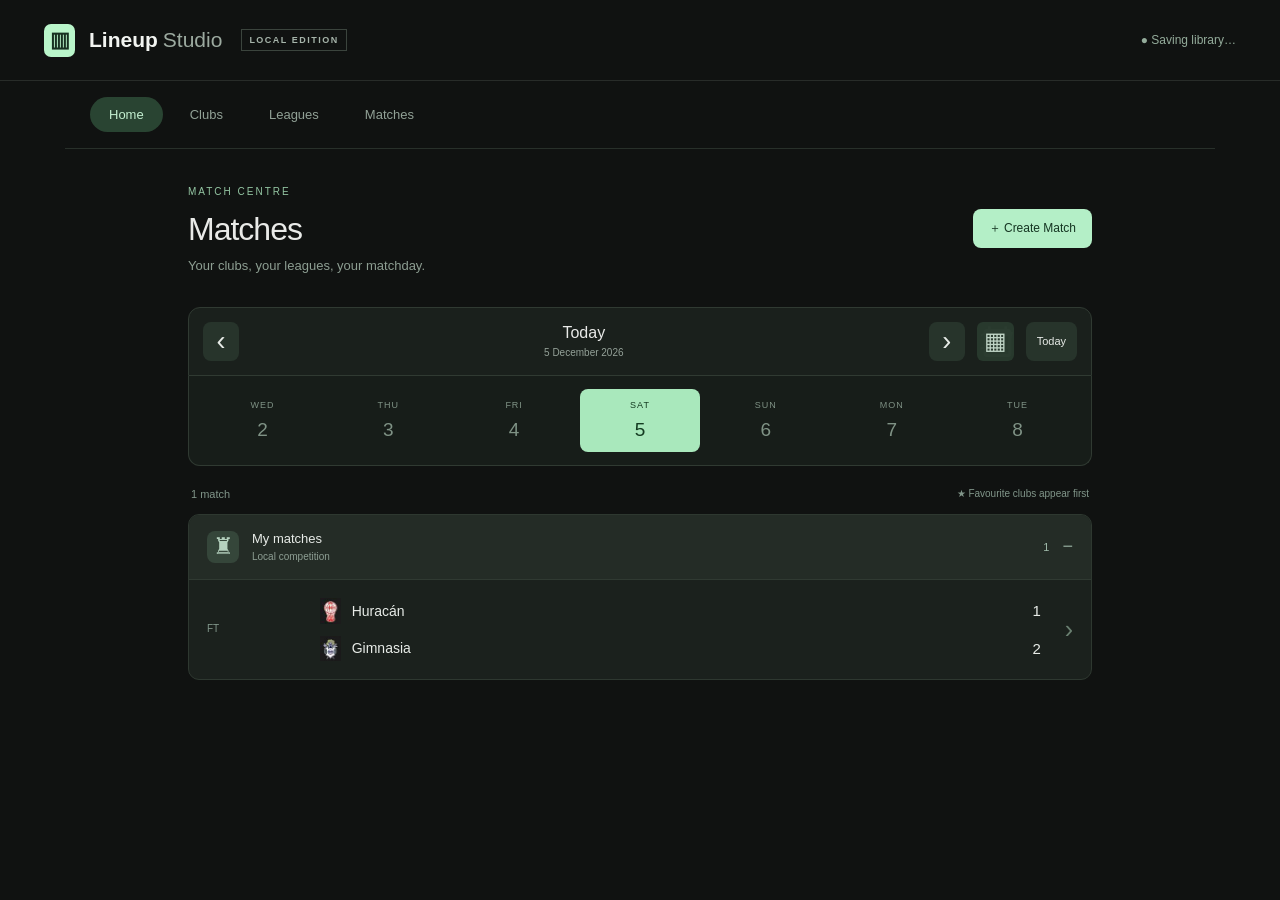
<file: index.html>
<!doctype html>
<html lang="en"><head><meta charset="UTF-8"><meta name="viewport" content="width=device-width,initial-scale=1"><title>Lineup Studio — Local match editor</title><link rel="stylesheet" href="style.css"><link rel="stylesheet" href="events.css"><link rel="stylesheet" href="clubs.css"><link rel="stylesheet" href="club-stats.css"><link rel="stylesheet" href="simulator.css"><link rel="stylesheet" href="advanced-match.css"><link rel="stylesheet" href="match-centre.css"><link rel="stylesheet" href="live-player.css">
<link rel="stylesheet" href="team-generator.css"><link rel="stylesheet" href="competition.css">
<link rel="stylesheet" href="football-hub.css"><link rel="stylesheet" href="player-profile.css">
</head>
<body><header class="app-header"><a class="brand" href="./"><span class="brand-icon">▥</span> Lineup<span>Studio</span><small>LOCAL EDITION</small></a><div class="header-actions"><span id="save-state">● Saved on this device</span><button id="clean">Clean view ↗</button></div></header>
<main><aside class="editor"><div class="intro"><span class="eyebrow">YOUR MATCH. YOUR LINEUP.</span><h1>Make it your game.</h1><p>Edit the details. See every change live.</p></div><div class="panel-tabs"><button class="active" data-panel="player-panel">Player</button><button data-panel="match-panel">Match</button><button data-panel="clubs-panel">Clubs</button><button data-panel="project-panel">Project</button></div>
<section id="player-panel" class="panel"><label class="side-label">Editing team<select id="edit-side"></select></label><div class="section-heading"><h2>Player details</h2><span>01 — 11</span></div><label>Select player<select id="player-select"></select></label><div class="fields"><label class="wide">Name<input id="name" type="text" maxlength="26"></label><label>Shirt number<input id="number" type="number" min="0" max="99"></label><label>Rating<input id="rating" type="number" step="0.1" min="0" max="10"></label></div><div class="rating-range"><input id="rating-range" type="range" min="0" max="10" step="0.1"><span id="rating-label"></span></div><div class="divider"></div><div class="section-heading"><h2>Match contributions</h2><span>LIVE</span></div><div class="fields"><label>Goals<input id="goals" type="number" min="0" max="9"></label><label>Assists<input id="assists" type="number" min="0" max="9"></label><label>Missed penalties<input id="missed" type="number" min="0" max="9"></label><label>Cards<select id="card"><option value="">No card</option><option value="yellow">Yellow card</option><option value="red">Red card</option><option value="second-yellow">Second yellow → red</option></select></label><label>Subbed off (minute)<input id="sub" type="number" min="1" max="130" placeholder="None"></label></div><div class="checks"><label><input id="captain" type="checkbox"> Captain</label><label><input id="star" type="checkbox"> Player of the match</label></div><label class="upload">↥ Upload player photo<input id="photo" type="file" accept="image/*"></label><button class="subtle" id="reset-photo">Restore original photo</button><p class="hint">You can also select a player directly on the pitch.</p></section>
<section id="match-panel" class="panel" hidden><div class="section-heading"><h2>Saved match</h2><button id="show-matches" class="small-button">Match library ↗</button></div><label>Open match<select id="saved-match"></select></label><div class="fields"><label>Home club<select id="home-club"></select></label><label>Away club<select id="away-club"></select></label><label>Date<input id="match-date" type="date"></label><label>Status<select id="match-status"><option value="FT">Full time</option><option value="LIVE">Live</option><option value="UPCOMING">Upcoming</option></select></label><label class="wide">Competition<input id="competition" maxlength="50"></label></div><p class="hint">Club names and badges are shared across matches. Player stats belong to this match.</p><button id="new-match" class="primary full">＋ Create a new match</button><div class="divider"></div><div class="section-heading"><h2>Scoreboard</h2><span>MATCH</span></div><div class="fields"><label>Home team<input id="home" maxlength="24"></label><label>Away team<input id="away" maxlength="24"></label><label>Home score<input id="home-score" type="number" min="0" max="99"></label><label>Away score<input id="away-score" type="number" min="0" max="99"></label></div><div class="checks"><label><input id="team-names" type="checkbox"> Show team names above score</label></div><div class="fields"><label class="upload">↥ Home badge<input id="home-logo" type="file" accept="image/*"></label><label class="upload">↥ Away badge<input id="away-logo" type="file" accept="image/*"></label><label>Clock<input id="clock" maxlength="5"></label><label>Battery %<input id="battery" type="number" min="0" max="100"></label></div><div class="divider"></div><label>Formation<select id="formation"><option>4-4-2</option><option>4-3-3</option><option>4-2-3-1</option><option>3-5-2</option></select></label><p class="hint">The original screenshot uses 4-4-2. Other formations reposition the same eleven players.</p></section>
<section id="clubs-panel" class="panel" hidden><div class="section-heading"><h2>Your clubs</h2><span>LOCAL LIBRARY</span></div><p class="description">Create clubs once, then choose them in any match. Click a club to open its homepage.</p><div id="club-list"></div><form id="club-form"><div class="divider"></div><h2 class="small-heading">Create a club</h2><label>Club name<input id="club-name" maxlength="30" required placeholder="e.g. North London FC"></label><label class="upload">↥ Choose club badge<input id="club-logo" type="file" accept="image/*"></label><span id="club-file-label" class="hint"></span><button class="primary full" type="submit">＋ Save club</button></form></section><section id="project-panel" class="panel" hidden><div class="section-heading"><h2>Your local project</h2><span>PRIVATE</span></div><p class="description">Your changes are saved in this browser. Download a project to keep a backup or move it to another device.</p><button class="primary full" id="export">↓ Download project</button><label class="upload">↥ Import project<input id="import" type="file" accept="application/json,.json"></label><button class="full" id="reset">Reset to original lineup</button><p class="hint">Clean view hides the editor and selection outlines. Press Escape to return. Use your device’s screenshot tool to capture the lineup.</p><div class="local-note"><span>●</span> Works completely offline<br><small>No accounts. No uploads to a server.</small></div></section><footer class="editor-footer">BUILT AROUND YOUR REFERENCE <span>↗</span></footer></aside>
<section class="preview-area"><div class="preview-caption"><span><i></i> LIVE PREVIEW</span><span>809 × 1280 · MOBILE</span></div><div id="frame"><div id="phone"><div class="status"><span id="phone-clock">8:47</span><div class="status-icons"><span class="signal"><i></i><i></i><i></i><i></i></span><svg viewBox="0 0 32 25" class="wifi"><path d="M3 8 Q16 -2 29 8 M8 14 Q16 7 24 14" fill="none" stroke="currentColor" stroke-width="5"/><path d="M11 19 L16 25 L21 19 Q16 15 11 19" fill="currentColor"/></svg><span class="battery" id="phone-battery">67</span></div></div><div class="match-header"><span class="back"><svg viewBox="0 0 30 45"><path d="M23 5 L6 22 L23 39"/></svg></span><div id="scoreboard"><div id="team-label"></div><span id="home-badge" class="team-badge home-badge"></span><span id="score"></span><span id="away-badge" class="team-badge away-badge"></span></div><span class="more">•••</span></div><div class="mobile-tabs"><span>Facts</span><span>Commentary</span><strong>Lineup</strong><span>Table</span><span>Stats</span><span>H2H</span></div><div id="team-switch" aria-label="Lineup team"></div><div class="pitch"><div class="centre-circle"></div><div class="penalty-arc"></div><div class="penalty-box"></div><div class="goal-box"></div><div id="players"></div><div class="scroll-mark"></div></div><section id="club-screen" hidden></section></div></div><div class="preview-bottom"><span>Click any player to edit</span><span id="formation-caption">4–4–2</span></div></section></main><button id="exit-clean">← Back to editor</button><div id="toast" role="status"></div><script src="library-storage.js"></script><script src="storage-bootstrap.js"></script></body></html>
</file>
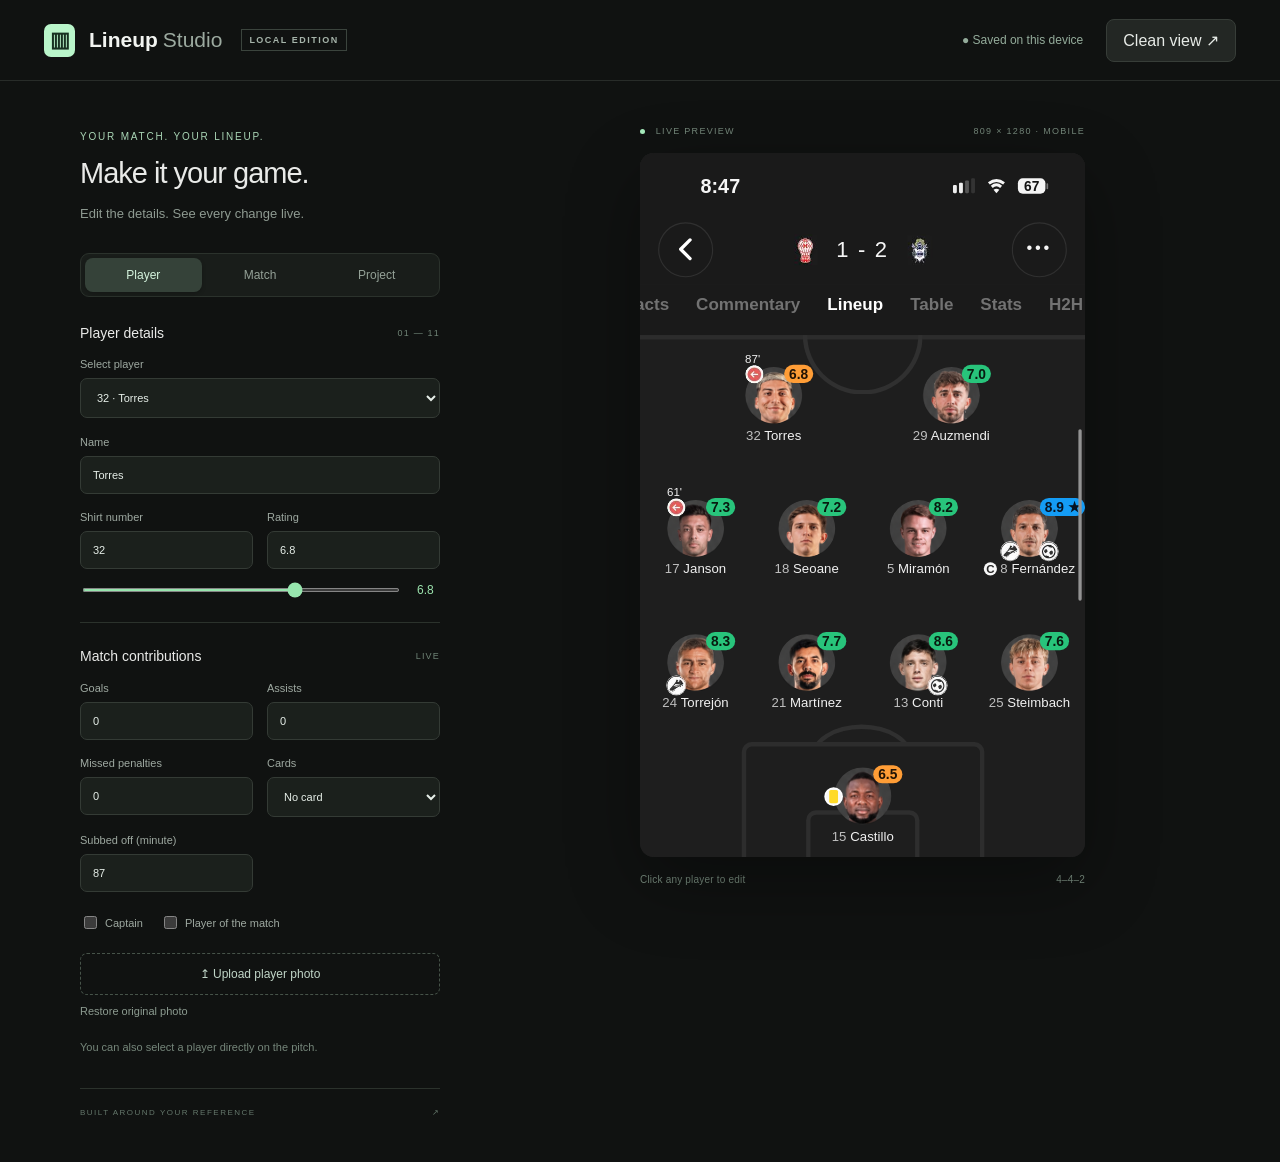
<file: index-before-clubs.html>
<!doctype html>
<html lang="en"><head><meta charset="UTF-8"><meta name="viewport" content="width=device-width,initial-scale=1"><title>Lineup Studio — Local match editor</title><link rel="stylesheet" href="style.css"><link rel="stylesheet" href="events.css"></head>
<body><header class="app-header"><a class="brand" href="./"><span class="brand-icon">▥</span> Lineup<span>Studio</span><small>LOCAL EDITION</small></a><div class="header-actions"><span id="save-state">● Saved on this device</span><button id="clean">Clean view ↗</button></div></header>
<main><aside class="editor"><div class="intro"><span class="eyebrow">YOUR MATCH. YOUR LINEUP.</span><h1>Make it your game.</h1><p>Edit the details. See every change live.</p></div><div class="panel-tabs"><button class="active" data-panel="player-panel">Player</button><button data-panel="match-panel">Match</button><button data-panel="project-panel">Project</button></div>
<section id="player-panel" class="panel"><div class="section-heading"><h2>Player details</h2><span>01 — 11</span></div><label>Select player<select id="player-select"></select></label><div class="fields"><label class="wide">Name<input id="name" type="text" maxlength="26"></label><label>Shirt number<input id="number" type="number" min="0" max="99"></label><label>Rating<input id="rating" type="number" step="0.1" min="0" max="10"></label></div><div class="rating-range"><input id="rating-range" type="range" min="0" max="10" step="0.1"><span id="rating-label"></span></div><div class="divider"></div><div class="section-heading"><h2>Match contributions</h2><span>LIVE</span></div><div class="fields"><label>Goals<input id="goals" type="number" min="0" max="9"></label><label>Assists<input id="assists" type="number" min="0" max="9"></label><label>Missed penalties<input id="missed" type="number" min="0" max="9"></label><label>Cards<select id="card"><option value="">No card</option><option value="yellow">Yellow card</option><option value="red">Red card</option><option value="second-yellow">Second yellow → red</option></select></label><label>Subbed off (minute)<input id="sub" type="number" min="1" max="130" placeholder="None"></label></div><div class="checks"><label><input id="captain" type="checkbox"> Captain</label><label><input id="star" type="checkbox"> Player of the match</label></div><label class="upload">↥ Upload player photo<input id="photo" type="file" accept="image/*"></label><button class="subtle" id="reset-photo">Restore original photo</button><p class="hint">You can also select a player directly on the pitch.</p></section>
<section id="match-panel" class="panel" hidden><div class="section-heading"><h2>Scoreboard</h2><span>MATCH</span></div><div class="fields"><label>Home team<input id="home" maxlength="24"></label><label>Away team<input id="away" maxlength="24"></label><label>Home score<input id="home-score" type="number" min="0" max="99"></label><label>Away score<input id="away-score" type="number" min="0" max="99"></label></div><div class="checks"><label><input id="team-names" type="checkbox"> Show team names above score</label></div><div class="fields"><label class="upload">↥ Home badge<input id="home-logo" type="file" accept="image/*"></label><label class="upload">↥ Away badge<input id="away-logo" type="file" accept="image/*"></label><label>Clock<input id="clock" maxlength="5"></label><label>Battery %<input id="battery" type="number" min="0" max="100"></label></div><div class="divider"></div><label>Formation<select id="formation"><option>4-4-2</option><option>4-3-3</option><option>4-2-3-1</option><option>3-5-2</option></select></label><p class="hint">The original screenshot uses 4-4-2. Other formations reposition the same eleven players.</p></section>
<section id="project-panel" class="panel" hidden><div class="section-heading"><h2>Your local project</h2><span>PRIVATE</span></div><p class="description">Your changes are saved in this browser. Download a project to keep a backup or move it to another device.</p><button class="primary full" id="export">↓ Download project</button><label class="upload">↥ Import project<input id="import" type="file" accept="application/json,.json"></label><button class="full" id="reset">Reset to original lineup</button><p class="hint">Clean view hides the editor and selection outlines. Press Escape to return. Use your device’s screenshot tool to capture the lineup.</p><div class="local-note"><span>●</span> Works completely offline<br><small>No accounts. No uploads to a server.</small></div></section><footer class="editor-footer">BUILT AROUND YOUR REFERENCE <span>↗</span></footer></aside>
<section class="preview-area"><div class="preview-caption"><span><i></i> LIVE PREVIEW</span><span>809 × 1280 · MOBILE</span></div><div id="frame"><div id="phone"><div class="status"><span id="phone-clock">8:47</span><div class="status-icons"><span class="signal"><i></i><i></i><i></i><i></i></span><svg viewBox="0 0 32 25" class="wifi"><path d="M3 8 Q16 -2 29 8 M8 14 Q16 7 24 14" fill="none" stroke="currentColor" stroke-width="5"/><path d="M11 19 L16 25 L21 19 Q16 15 11 19" fill="currentColor"/></svg><span class="battery" id="phone-battery">67</span></div></div><div class="match-header"><span class="back"><svg viewBox="0 0 30 45"><path d="M23 5 L6 22 L23 39"/></svg></span><div id="scoreboard"><div id="team-label"></div><span id="home-badge" class="team-badge home-badge"></span><span id="score"></span><span id="away-badge" class="team-badge away-badge"></span></div><span class="more">•••</span></div><div class="mobile-tabs"><span>Facts</span><span>Commentary</span><strong>Lineup</strong><span>Table</span><span>Stats</span><span>H2H</span></div><div class="pitch"><div class="centre-circle"></div><div class="penalty-arc"></div><div class="penalty-box"></div><div class="goal-box"></div><div id="players"></div><div class="scroll-mark"></div></div></div></div><div class="preview-bottom"><span>Click any player to edit</span><span id="formation-caption">4–4–2</span></div></section></main><button id="exit-clean">← Back to editor</button><div id="toast" role="status"></div><script src="app.js"></script></body></html>
</file>
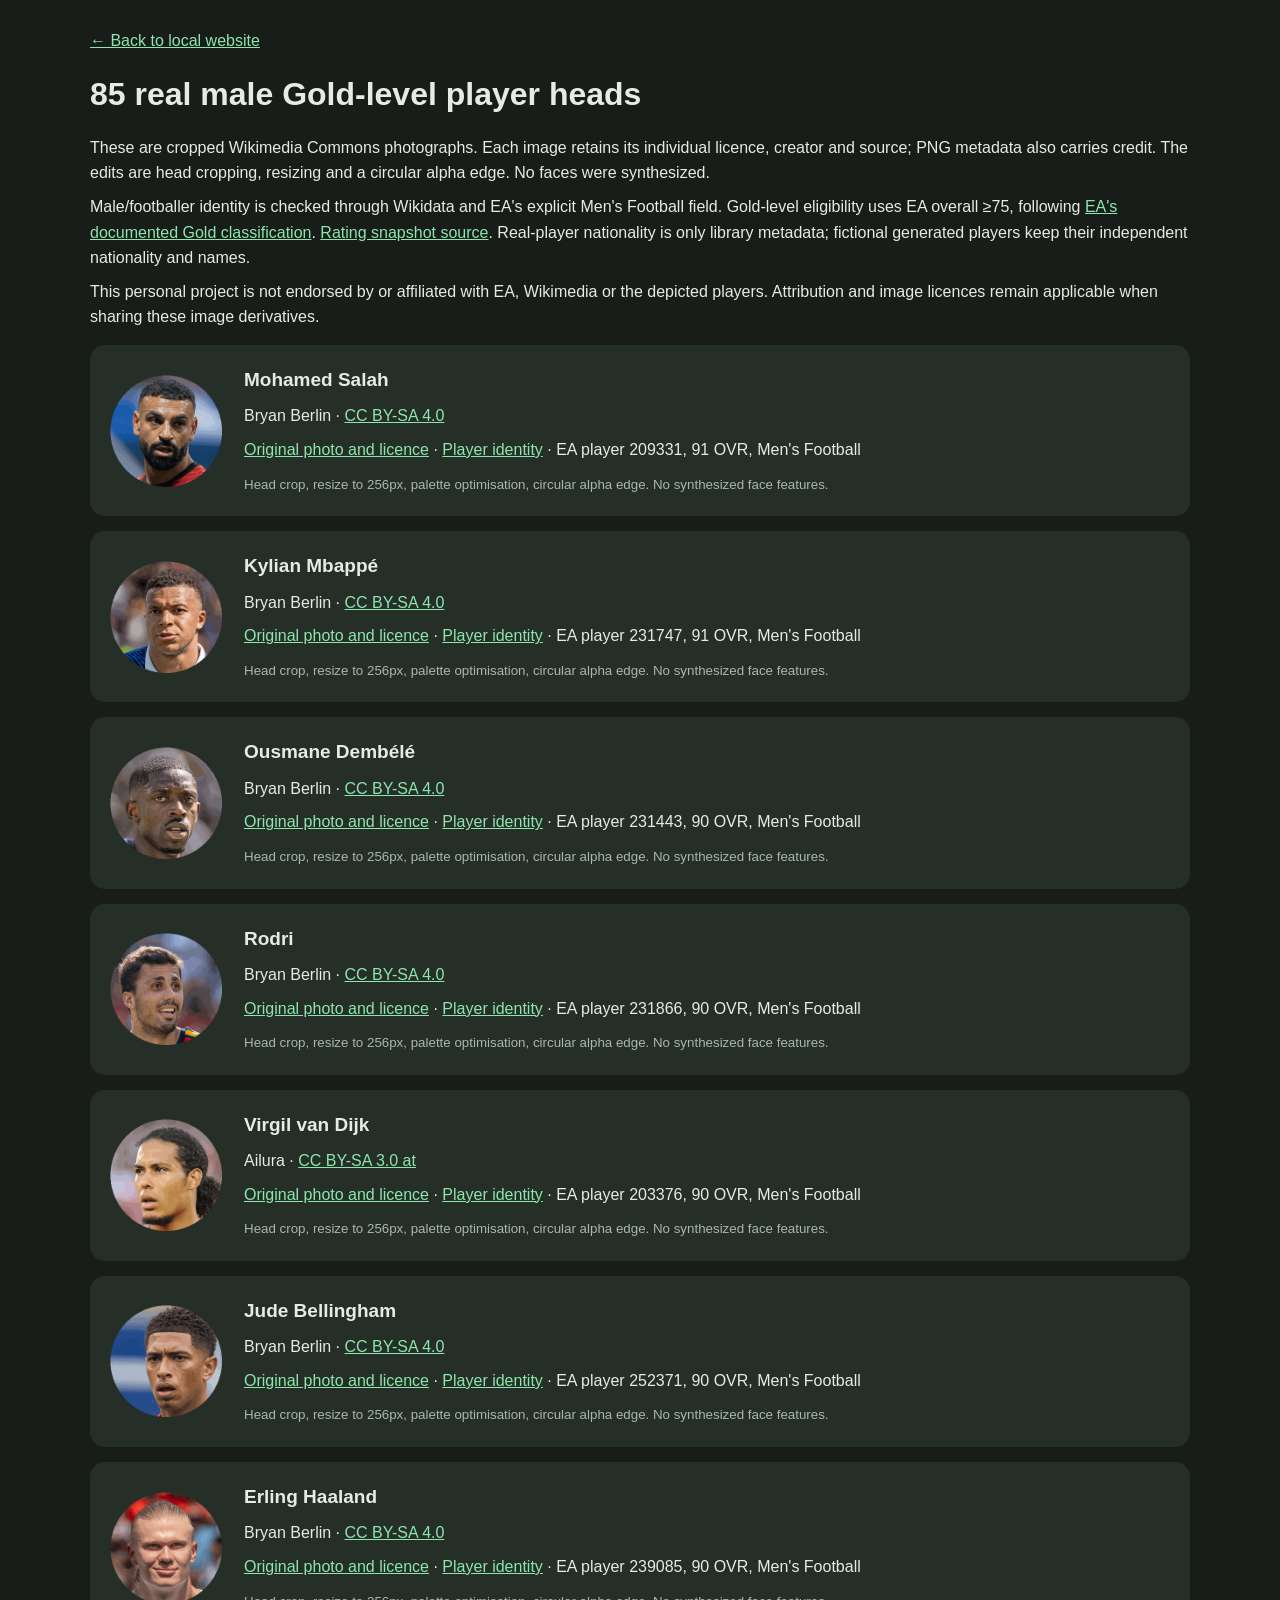
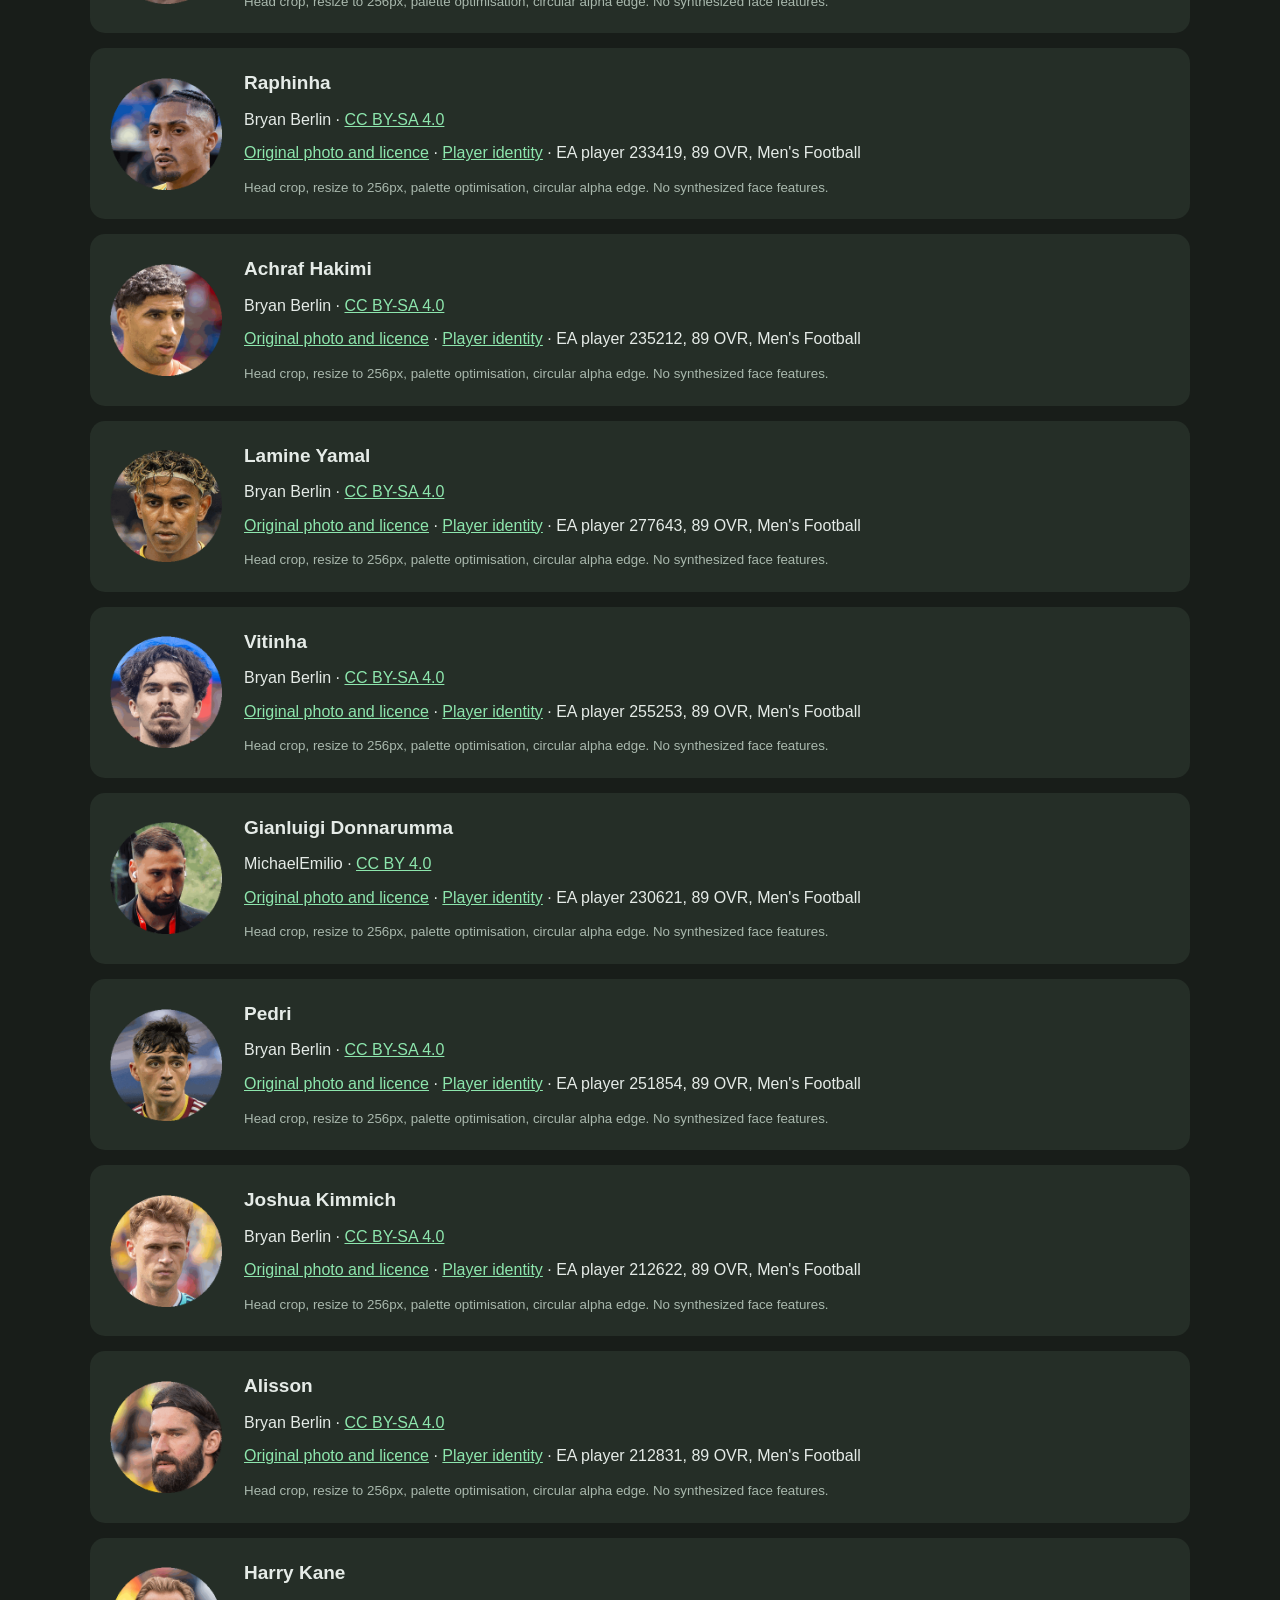
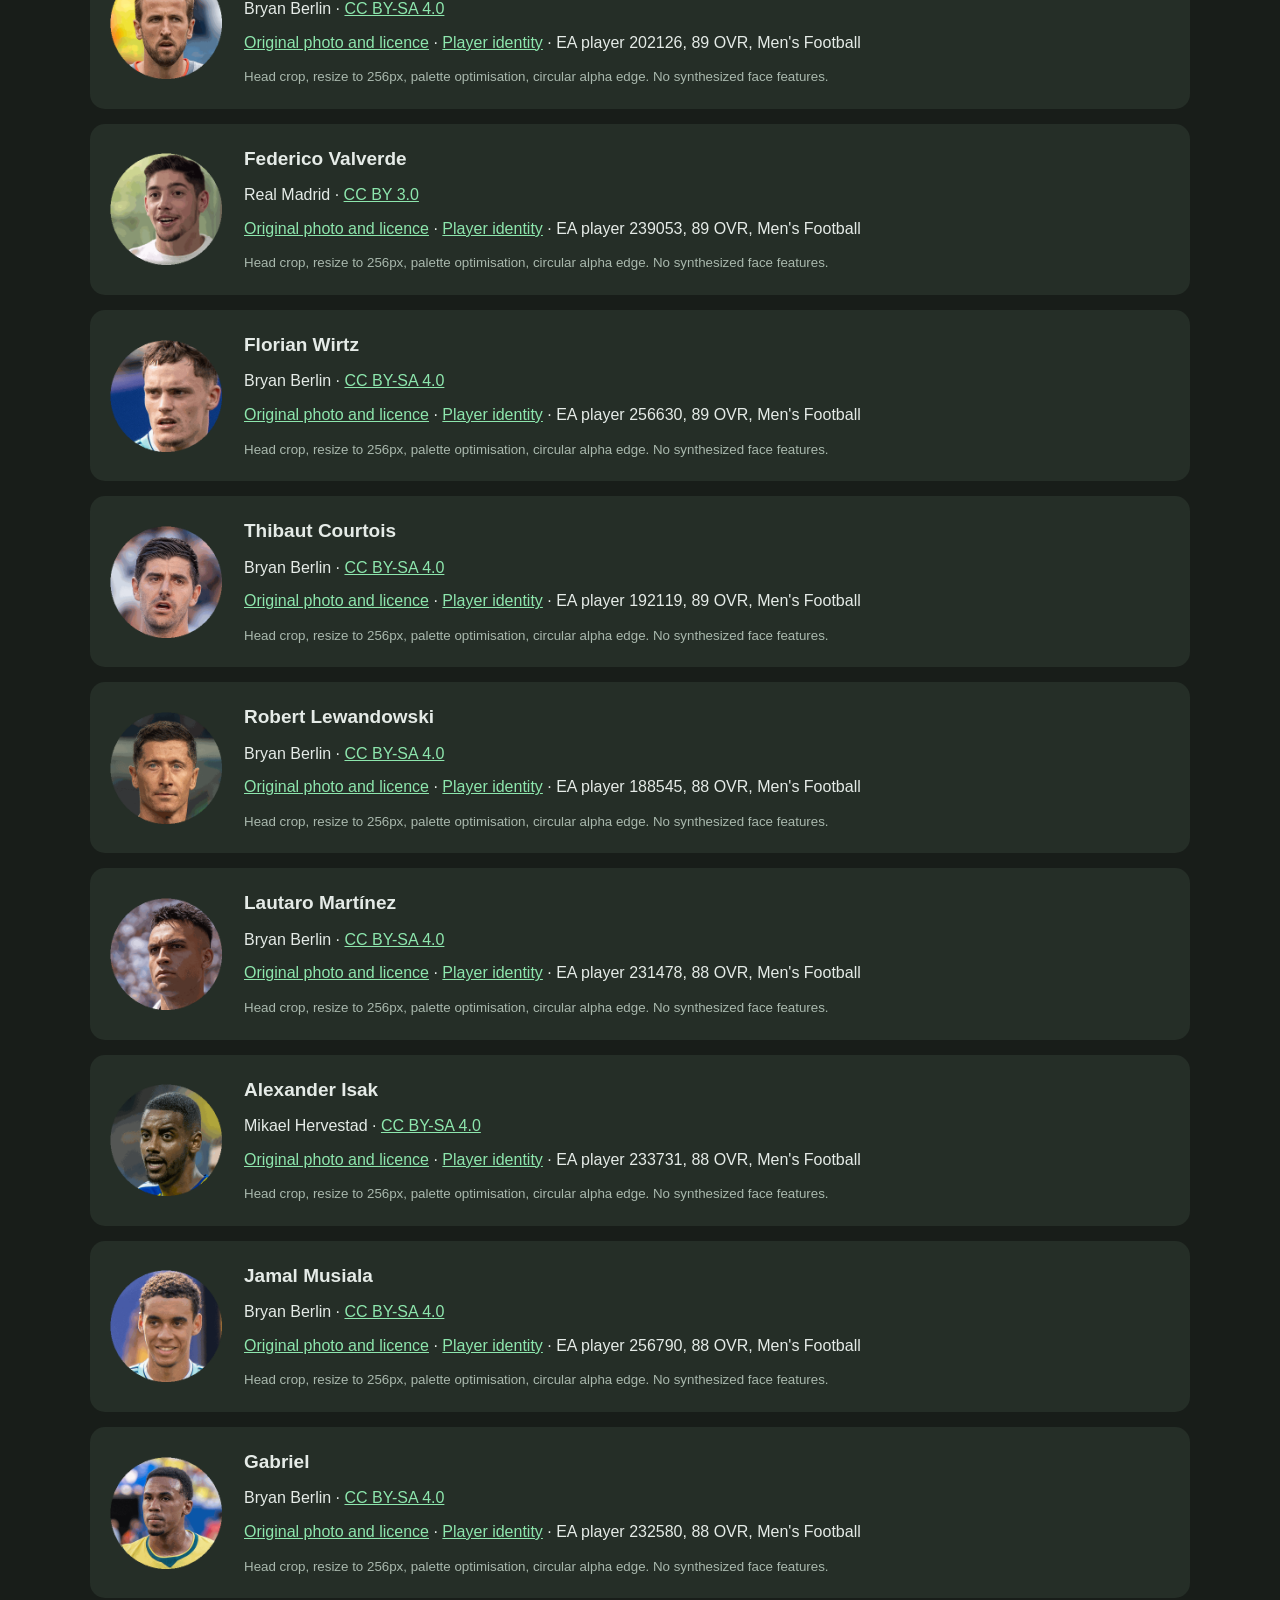
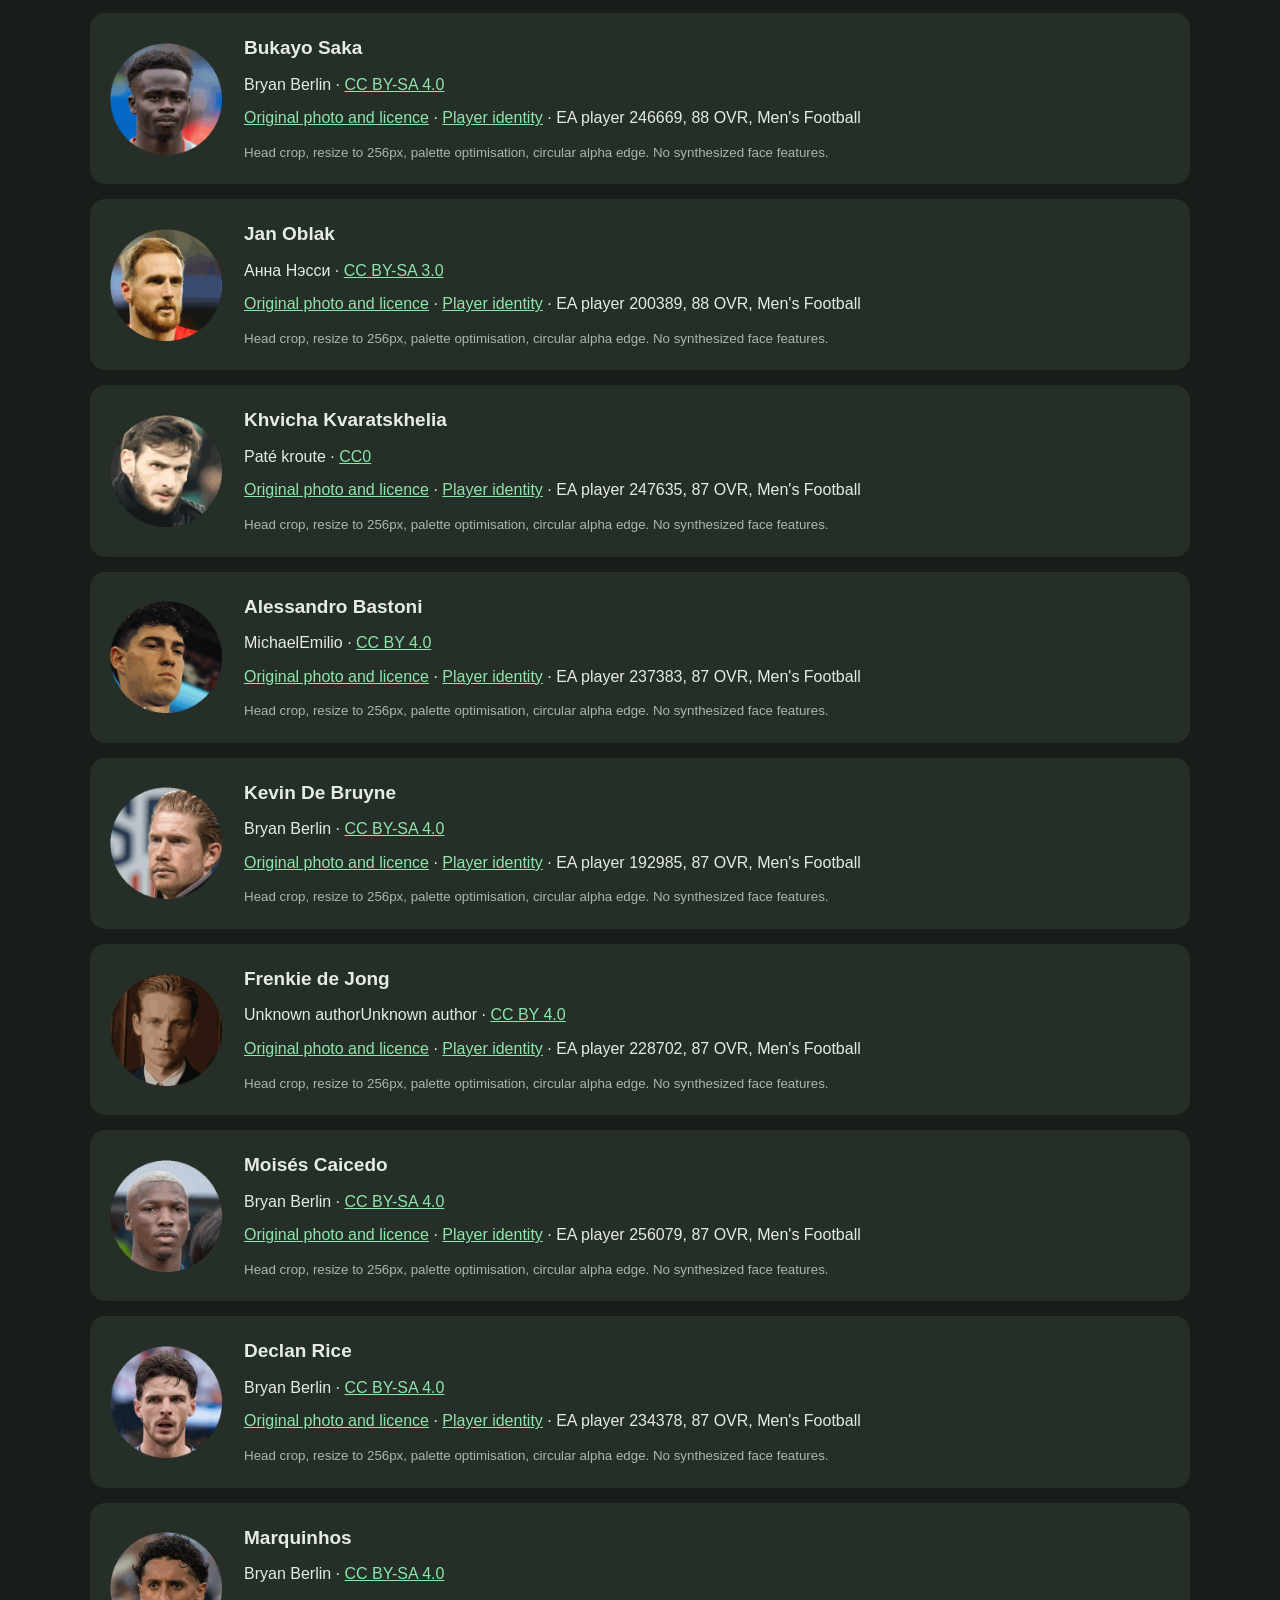
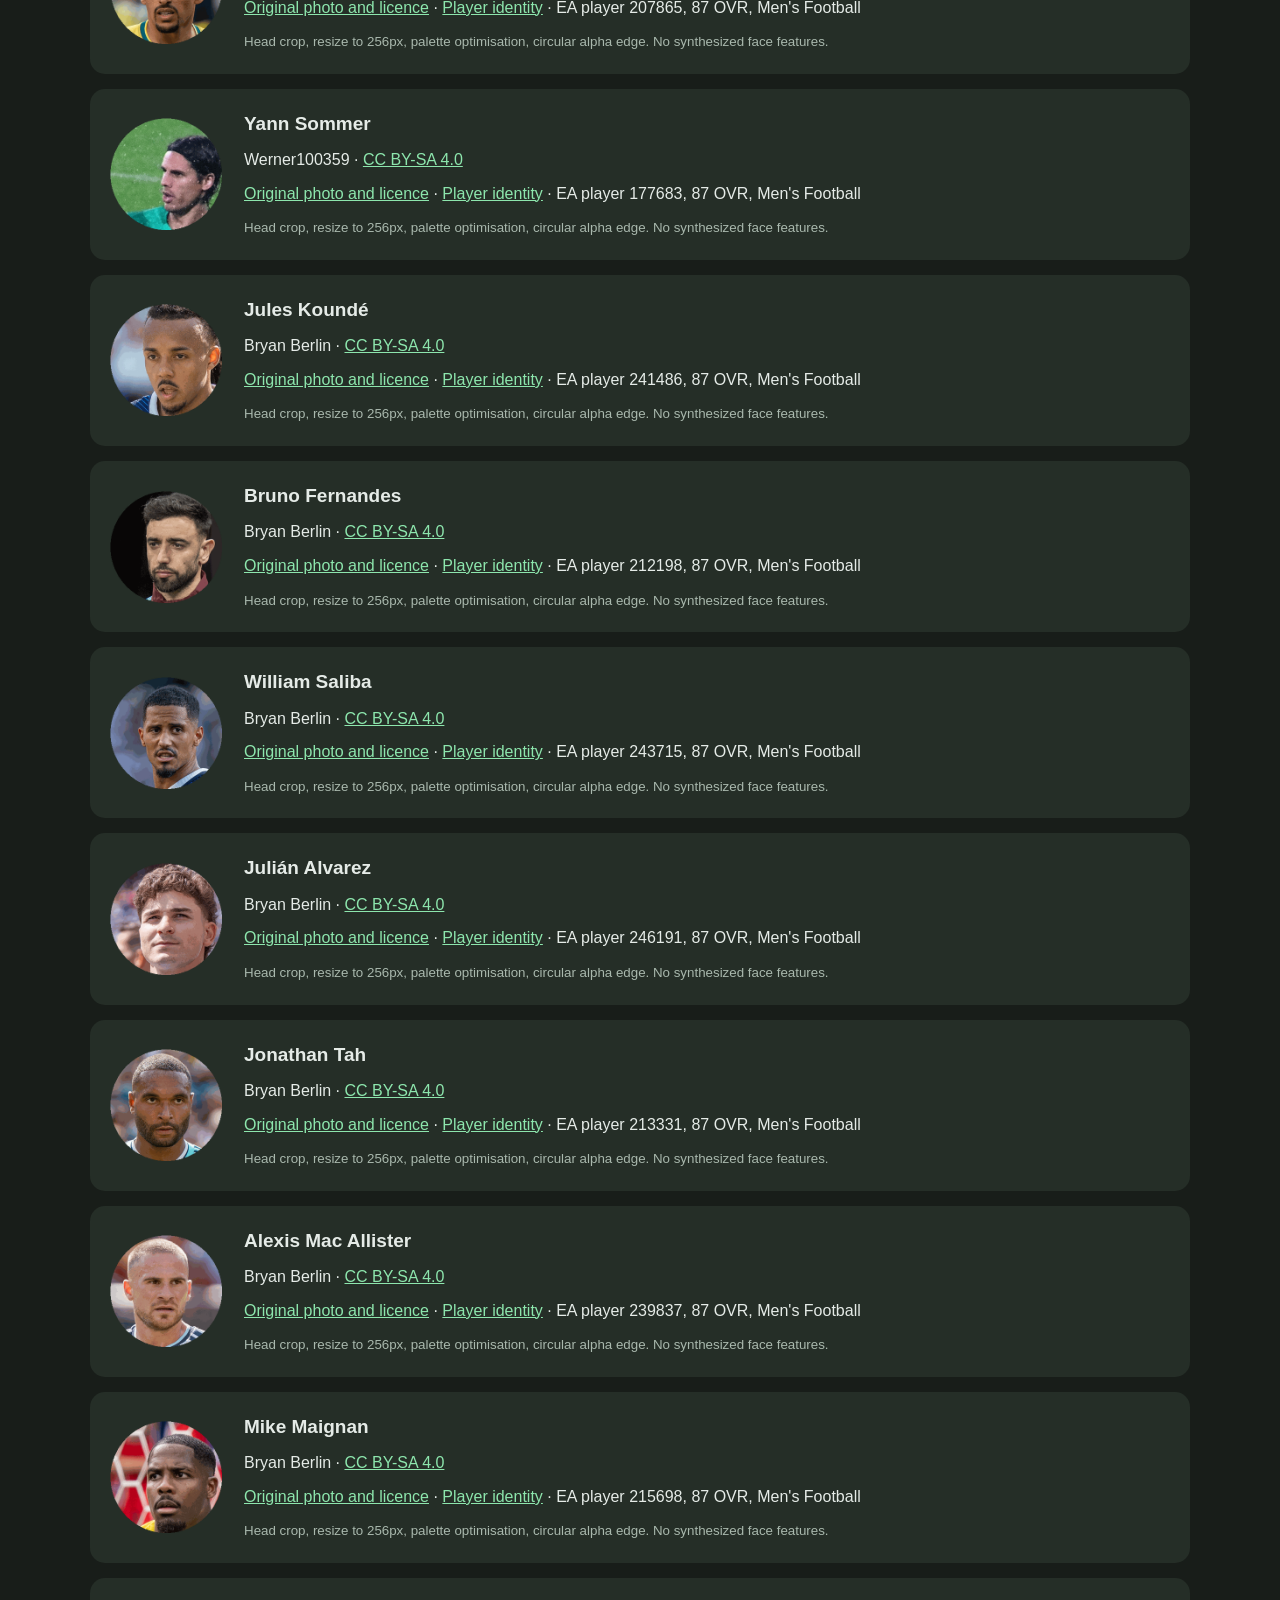
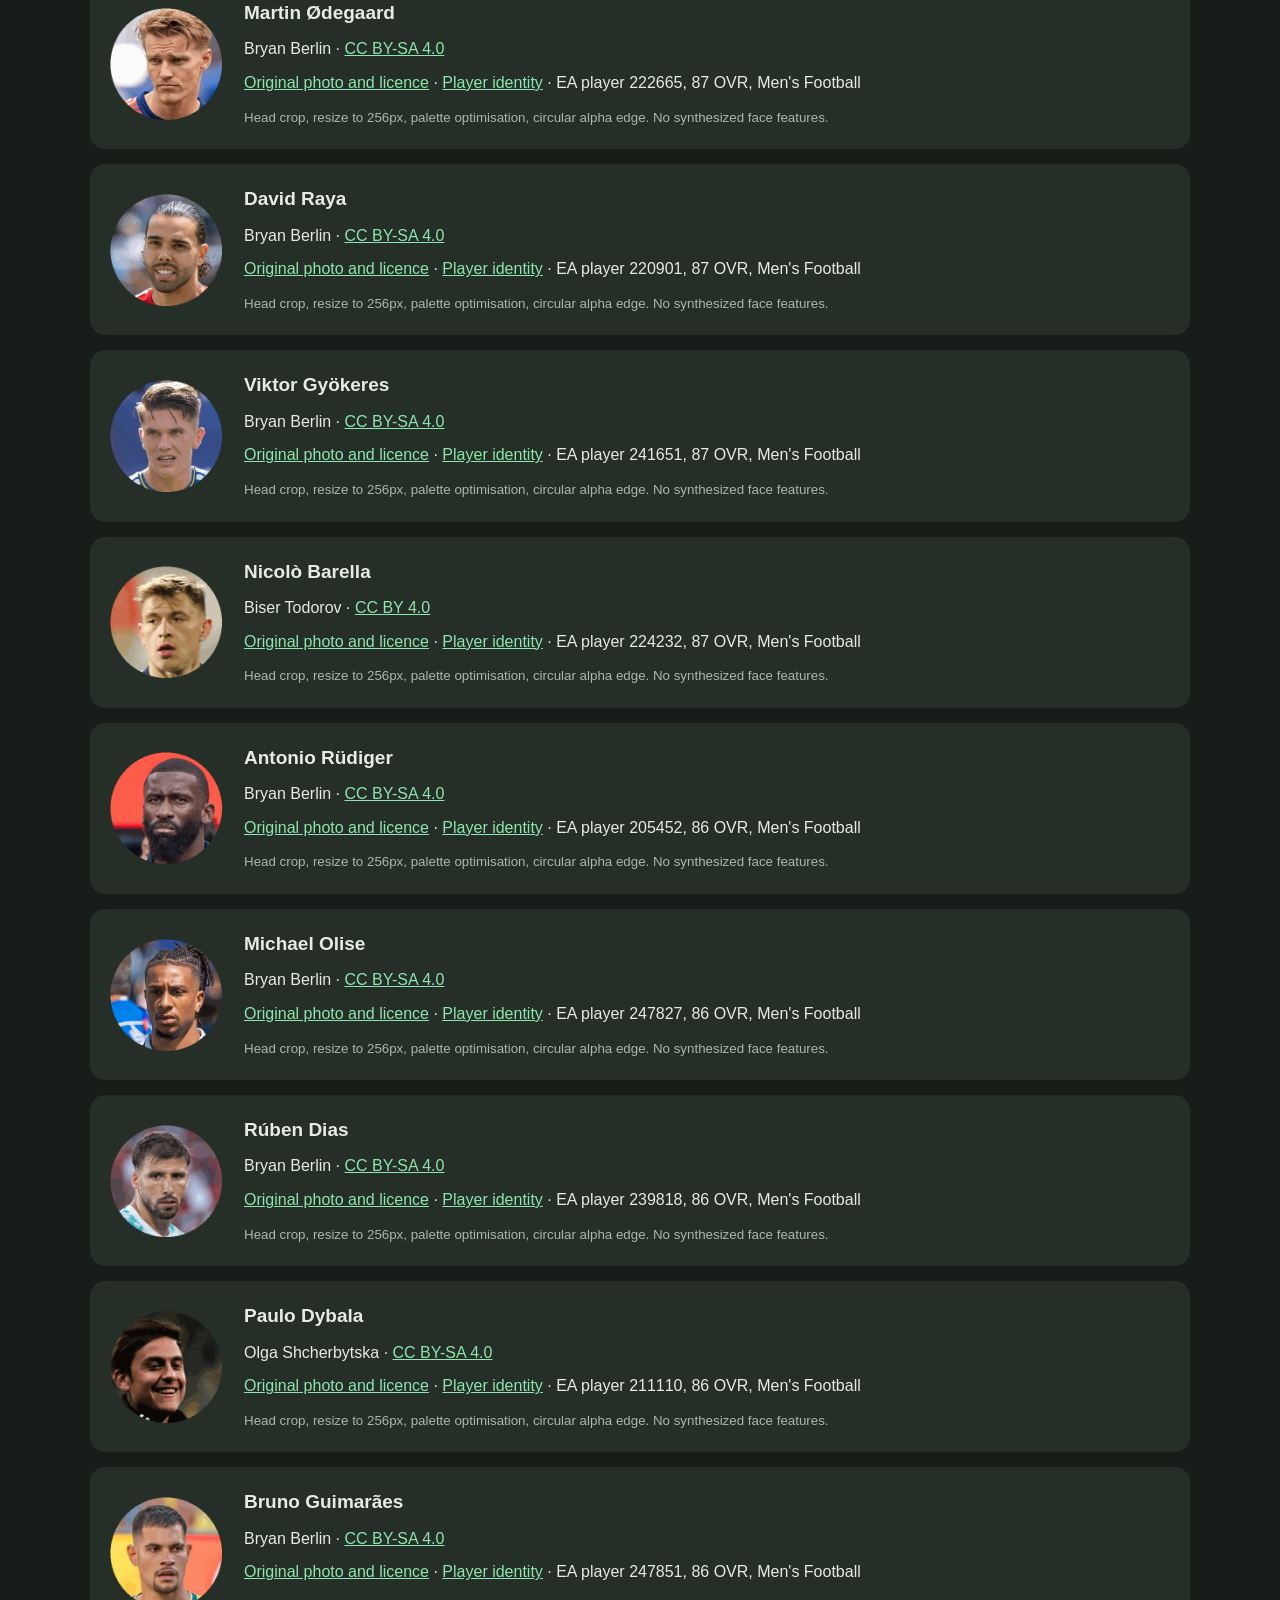
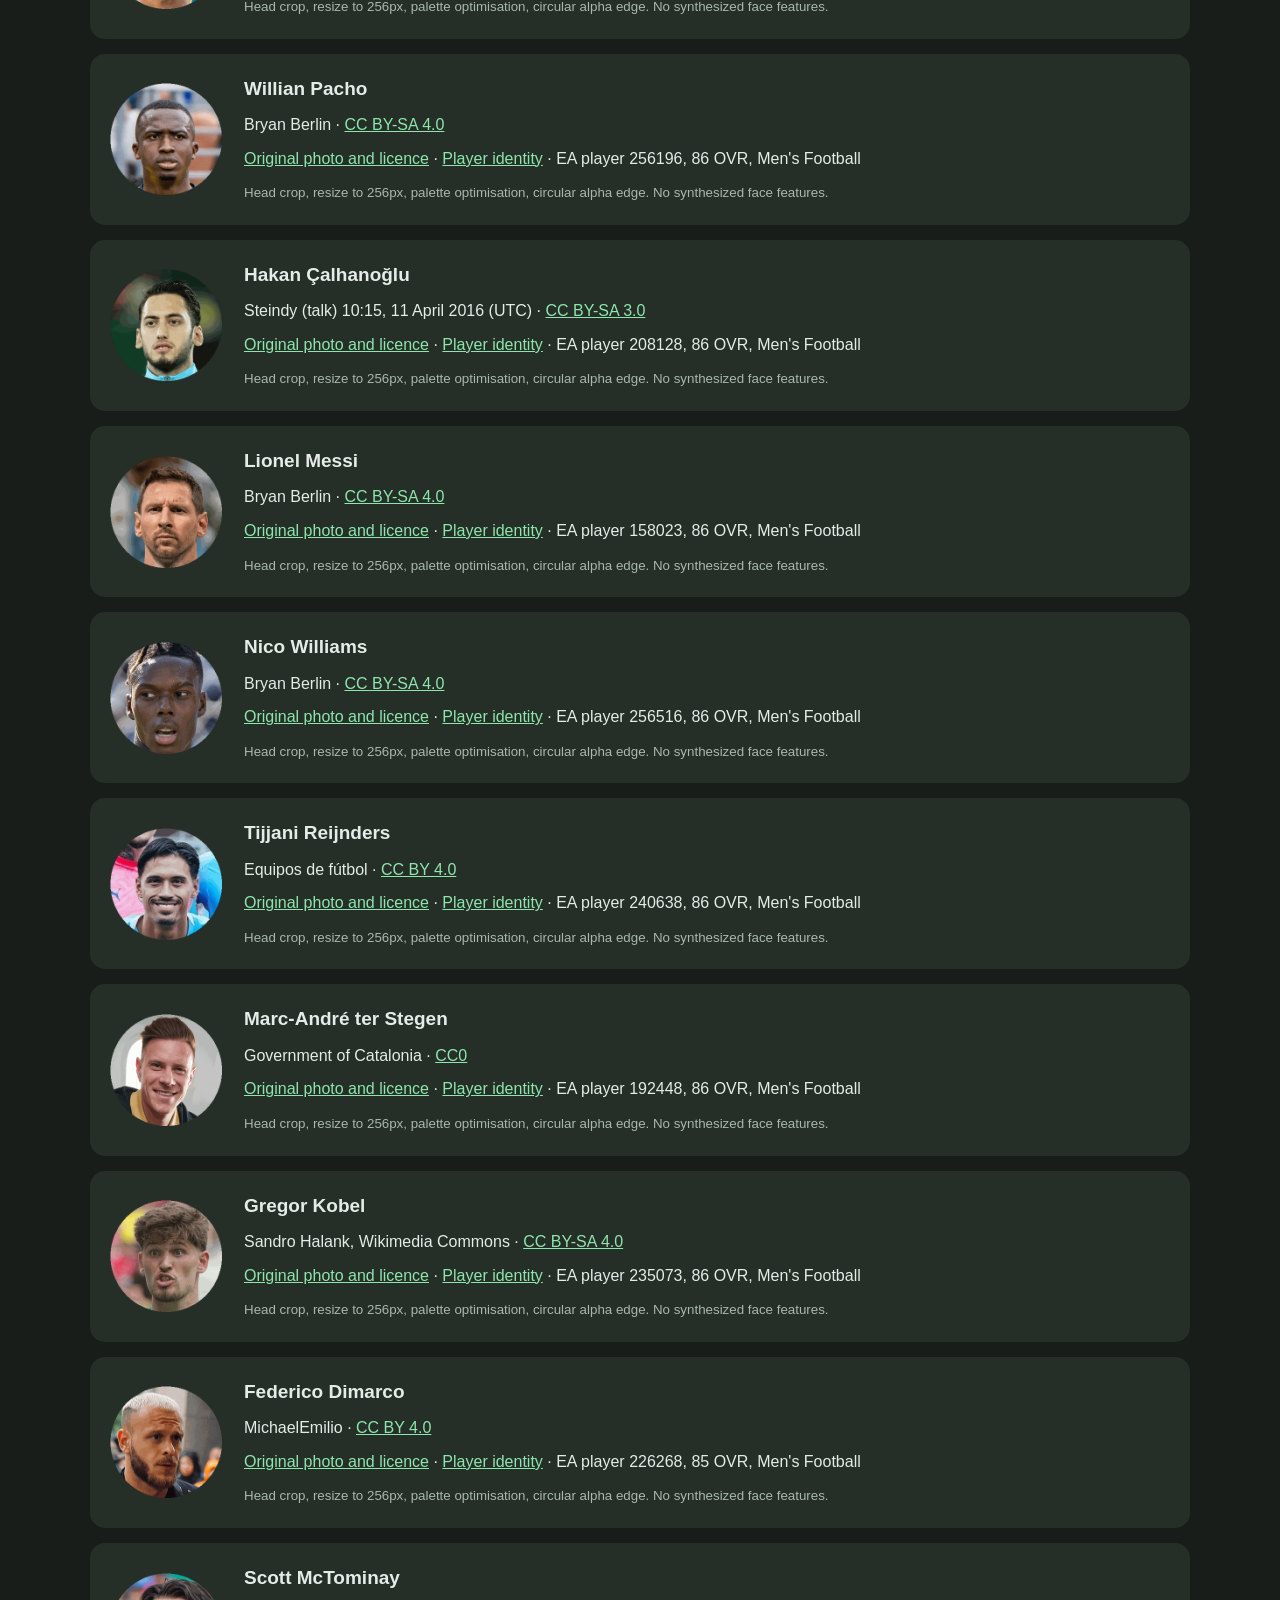
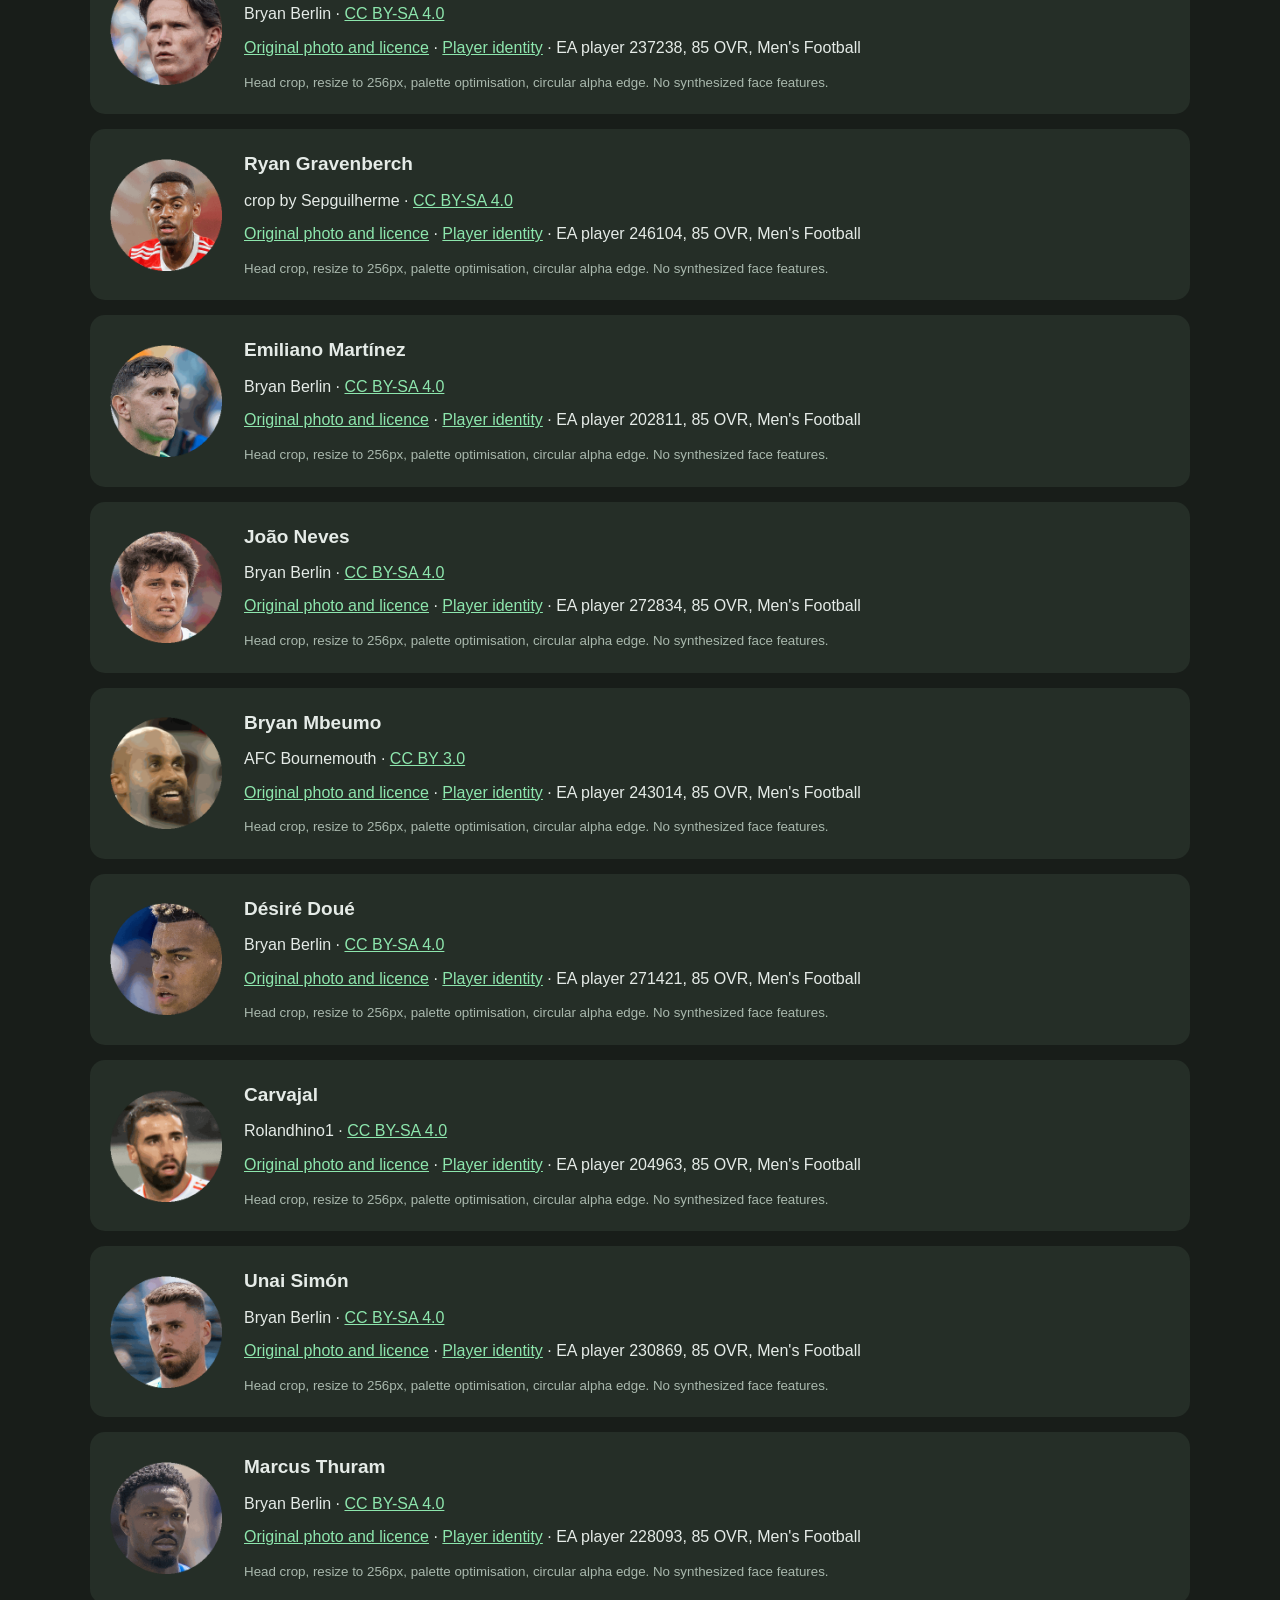
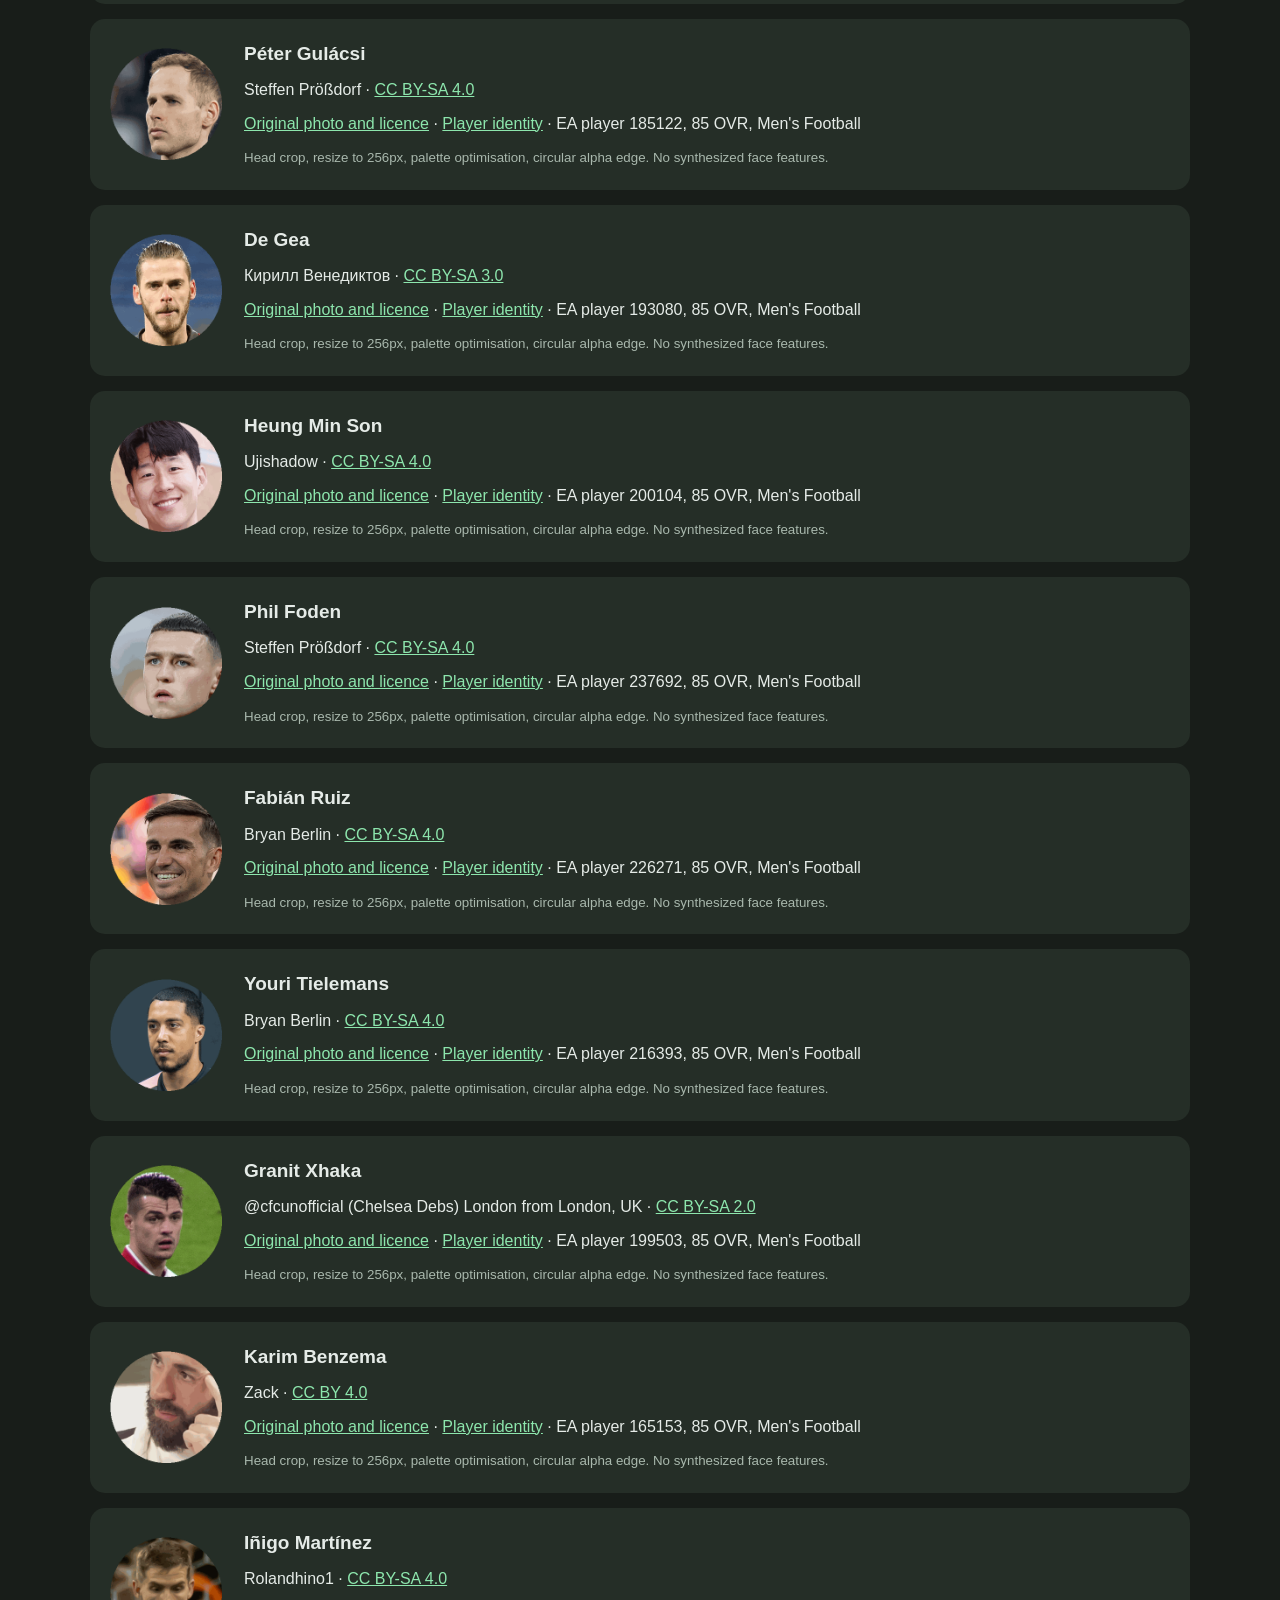
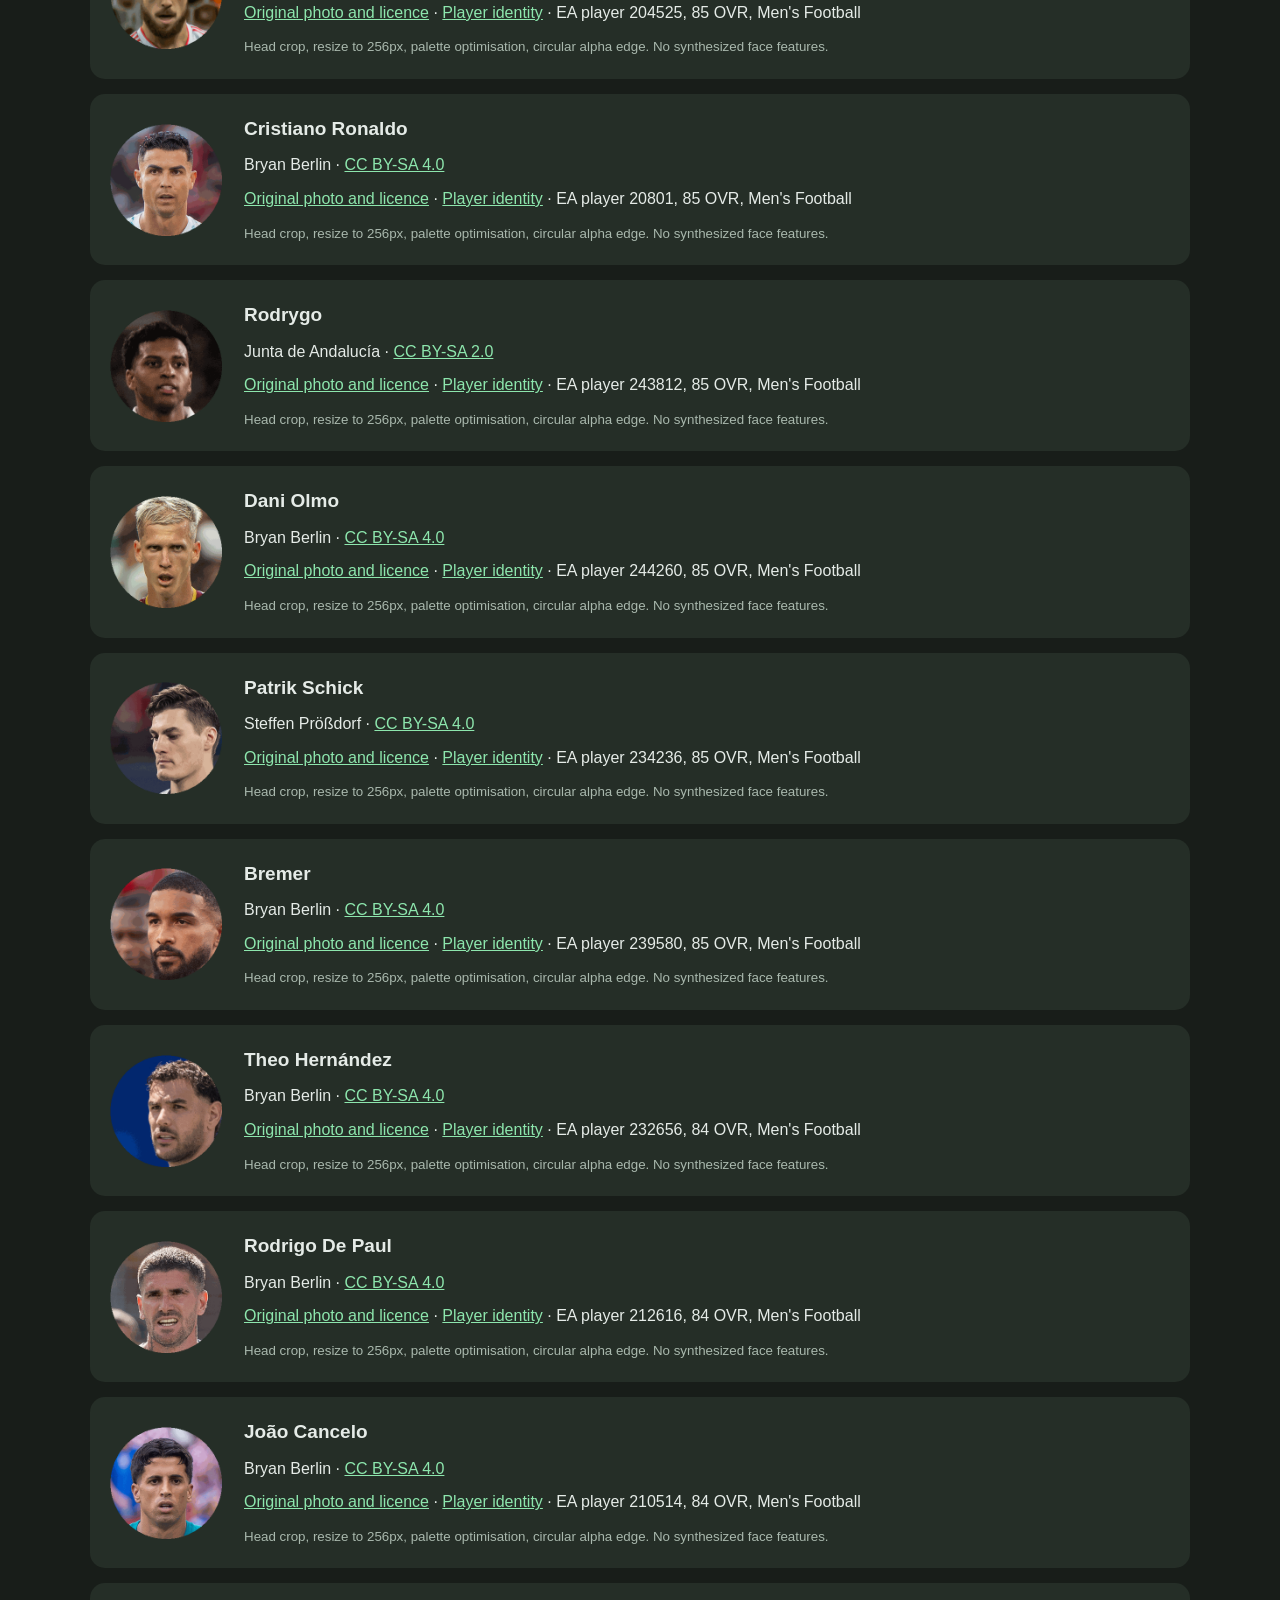
<file: public/player-faces/gold/credits.html>
<!doctype html><html lang="en"><meta charset="utf-8"><meta name="viewport" content="width=device-width,initial-scale=1"><title>Real face library — sources and licences</title><style>body{background:#181d19;color:#e5ebe7;font:16px/1.6 Arial;margin:0;padding:28px;max-width:1100px;margin:auto}a{color:#8de6ad}h1{line-height:1.2}h2{font-size:19px;margin:0}article{display:flex;gap:22px;padding:20px;background:#252e27;border-radius:15px;margin:15px 0}img{width:112px;height:112px;object-fit:contain;align-self:center}p{margin:8px 0}small{color:#a9b8ad}@media(max-width:550px){body{padding:18px}article{gap:14px}img{width:70px;height:70px}}</style><a href="/">← Back to local website</a><h1>85 real male Gold-level player heads</h1><p>These are cropped Wikimedia Commons photographs. Each image retains its individual licence, creator and source; PNG metadata also carries credit. The edits are head cropping, resizing and a circular alpha edge. No faces were synthesized.</p><p>Male/footballer identity is checked through Wikidata and EA's explicit Men's Football field. Gold-level eligibility uses EA overall ≥75, following <a href="https://www.ea.com/ea-originals/news/explaining-rarity-in-fifa-ultimate-team">EA's documented Gold classification</a>. <a href="https://drop-api.ea.com/rating/ea-sports-fc?limit=100&offset=0&gender=0">Rating snapshot source</a>. Real-player nationality is only library metadata; fictional generated players keep their independent nationality and names.</p><p>This personal project is not endorsed by or affiliated with EA, Wikimedia or the depicted players. Attribution and image licences remain applicable when sharing these image derivatives.</p><article><img src="/public/player-faces/gold/gold-209331.png" alt="Mohamed Salah head"><div><h2>Mohamed Salah</h2><p>Bryan Berlin · <a href="https://creativecommons.org/licenses/by-sa/4.0">CC BY-SA 4.0</a></p><p><a href="https://commons.wikimedia.org/wiki/File:Mohamed_Salah_Argentina_v_Egypt_7_July_2026-163_(cropped).jpg">Original photo and licence</a> · <a href="https://en.wikipedia.org/wiki/Mohamed%20Salah">Player identity</a> · EA player 209331, 91 OVR, Men's Football</p><small>Head crop, resize to 256px, palette optimisation, circular alpha edge. No synthesized face features.</small></div></article><article><img src="/public/player-faces/gold/gold-231747.png" alt="Kylian Mbappé head"><div><h2>Kylian Mbappé</h2><p>Bryan Berlin · <a href="https://creativecommons.org/licenses/by-sa/4.0">CC BY-SA 4.0</a></p><p><a href="https://commons.wikimedia.org/wiki/File:Kylian_Mbappe_France_v_Senegal_16_June_2026-391_(cropped).jpg">Original photo and licence</a> · <a href="https://en.wikipedia.org/wiki/Kylian%20Mbapp%C3%A9">Player identity</a> · EA player 231747, 91 OVR, Men's Football</p><small>Head crop, resize to 256px, palette optimisation, circular alpha edge. No synthesized face features.</small></div></article><article><img src="/public/player-faces/gold/gold-231443.png" alt="Ousmane Dembélé head"><div><h2>Ousmane Dembélé</h2><p>Bryan Berlin · <a href="https://creativecommons.org/licenses/by-sa/4.0">CC BY-SA 4.0</a></p><p><a href="https://commons.wikimedia.org/wiki/File:Ousmane_Dembele_France_v_Senegal_16_June_2026-341_(cropped)_2.jpg">Original photo and licence</a> · <a href="https://en.wikipedia.org/wiki/Ousmane%20Demb%C3%A9l%C3%A9">Player identity</a> · EA player 231443, 90 OVR, Men's Football</p><small>Head crop, resize to 256px, palette optimisation, circular alpha edge. No synthesized face features.</small></div></article><article><img src="/public/player-faces/gold/gold-231866.png" alt="Rodri head"><div><h2>Rodri</h2><p>Bryan Berlin · <a href="https://creativecommons.org/licenses/by-sa/4.0">CC BY-SA 4.0</a></p><p><a href="https://commons.wikimedia.org/wiki/File:Rodri_Argentina_v_Spain_19_July_2026-187_(cropped).jpg">Original photo and licence</a> · <a href="https://en.wikipedia.org/wiki/Rodri">Player identity</a> · EA player 231866, 90 OVR, Men's Football</p><small>Head crop, resize to 256px, palette optimisation, circular alpha edge. No synthesized face features.</small></div></article><article><img src="/public/player-faces/gold/gold-203376.png" alt="Virgil van Dijk head"><div><h2>Virgil van Dijk</h2><p>Ailura · <a href="https://creativecommons.org/licenses/by-sa/3.0/at/deed.en">CC BY-SA 3.0 at</a></p><p><a href="https://commons.wikimedia.org/wiki/File:20160604_AUT_NED_8876_(cropped).jpg">Original photo and licence</a> · <a href="https://en.wikipedia.org/wiki/Virgil%20van%20Dijk">Player identity</a> · EA player 203376, 90 OVR, Men's Football</p><small>Head crop, resize to 256px, palette optimisation, circular alpha edge. No synthesized face features.</small></div></article><article><img src="/public/player-faces/gold/gold-252371.png" alt="Jude Bellingham head"><div><h2>Jude Bellingham</h2><p>Bryan Berlin · <a href="https://creativecommons.org/licenses/by-sa/4.0">CC BY-SA 4.0</a></p><p><a href="https://commons.wikimedia.org/wiki/File:Jude_Bellingham_England_v_Ghana_23_June_2026-061_(cropped).jpg">Original photo and licence</a> · <a href="https://en.wikipedia.org/wiki/Jude%20Bellingham">Player identity</a> · EA player 252371, 90 OVR, Men's Football</p><small>Head crop, resize to 256px, palette optimisation, circular alpha edge. No synthesized face features.</small></div></article><article><img src="/public/player-faces/gold/gold-239085.png" alt="Erling Haaland head"><div><h2>Erling Haaland</h2><p>Bryan Berlin · <a href="https://creativecommons.org/licenses/by-sa/4.0">CC BY-SA 4.0</a></p><p><a href="https://commons.wikimedia.org/wiki/File:Erling_Haaland_Morocco_v_Norway_7_June_2026-51.jpg">Original photo and licence</a> · <a href="https://en.wikipedia.org/wiki/Erling%20Haaland">Player identity</a> · EA player 239085, 90 OVR, Men's Football</p><small>Head crop, resize to 256px, palette optimisation, circular alpha edge. No synthesized face features.</small></div></article><article><img src="/public/player-faces/gold/gold-233419.png" alt="Raphinha head"><div><h2>Raphinha</h2><p>Bryan Berlin · <a href="https://creativecommons.org/licenses/by-sa/4.0">CC BY-SA 4.0</a></p><p><a href="https://commons.wikimedia.org/wiki/File:Raphinha_Brazil_V_Morocco_13_June_2026-133_(cropped).jpg">Original photo and licence</a> · <a href="https://en.wikipedia.org/wiki/Raphinha">Player identity</a> · EA player 233419, 89 OVR, Men's Football</p><small>Head crop, resize to 256px, palette optimisation, circular alpha edge. No synthesized face features.</small></div></article><article><img src="/public/player-faces/gold/gold-235212.png" alt="Achraf Hakimi head"><div><h2>Achraf Hakimi</h2><p>Bryan Berlin · <a href="https://creativecommons.org/licenses/by-sa/4.0">CC BY-SA 4.0</a></p><p><a href="https://commons.wikimedia.org/wiki/File:Achraf_Hakimi_Morocco_v_Norway_7_June_2026-16.jpg">Original photo and licence</a> · <a href="https://en.wikipedia.org/wiki/Achraf%20Hakimi">Player identity</a> · EA player 235212, 89 OVR, Men's Football</p><small>Head crop, resize to 256px, palette optimisation, circular alpha edge. No synthesized face features.</small></div></article><article><img src="/public/player-faces/gold/gold-277643.png" alt="Lamine Yamal head"><div><h2>Lamine Yamal</h2><p>Bryan Berlin · <a href="https://creativecommons.org/licenses/by-sa/4.0">CC BY-SA 4.0</a></p><p><a href="https://commons.wikimedia.org/wiki/File:Lamine_Yamal_France_v_Spain_7.24.26-142.jpg">Original photo and licence</a> · <a href="https://en.wikipedia.org/wiki/Lamine%20Yamal">Player identity</a> · EA player 277643, 89 OVR, Men's Football</p><small>Head crop, resize to 256px, palette optimisation, circular alpha edge. No synthesized face features.</small></div></article><article><img src="/public/player-faces/gold/gold-255253.png" alt="Vitinha head"><div><h2>Vitinha</h2><p>Bryan Berlin · <a href="https://creativecommons.org/licenses/by-sa/4.0">CC BY-SA 4.0</a></p><p><a href="https://commons.wikimedia.org/wiki/File:Vitinha_USMNT_v_Portugal_Mar_31_2026-50_(cropped).jpg">Original photo and licence</a> · <a href="https://en.wikipedia.org/wiki/Vitinha">Player identity</a> · EA player 255253, 89 OVR, Men's Football</p><small>Head crop, resize to 256px, palette optimisation, circular alpha edge. No synthesized face features.</small></div></article><article><img src="/public/player-faces/gold/gold-230621.png" alt="Gianluigi Donnarumma head"><div><h2>Gianluigi Donnarumma</h2><p>MichaelEmilio · <a href="https://creativecommons.org/licenses/by/4.0">CC BY 4.0</a></p><p><a href="https://commons.wikimedia.org/wiki/File:Norway_Italy_-_June_2025_A_17_(Gianluigi_Donnarumma).jpg">Original photo and licence</a> · <a href="https://en.wikipedia.org/wiki/Gianluigi%20Donnarumma">Player identity</a> · EA player 230621, 89 OVR, Men's Football</p><small>Head crop, resize to 256px, palette optimisation, circular alpha edge. No synthesized face features.</small></div></article><article><img src="/public/player-faces/gold/gold-251854.png" alt="Pedri head"><div><h2>Pedri</h2><p>Bryan Berlin · <a href="https://creativecommons.org/licenses/by-sa/4.0">CC BY-SA 4.0</a></p><p><a href="https://commons.wikimedia.org/wiki/File:Pedri_France_v_Spain_7.24.26-245.jpg">Original photo and licence</a> · <a href="https://en.wikipedia.org/wiki/Pedri">Player identity</a> · EA player 251854, 89 OVR, Men's Football</p><small>Head crop, resize to 256px, palette optimisation, circular alpha edge. No synthesized face features.</small></div></article><article><img src="/public/player-faces/gold/gold-212622.png" alt="Joshua Kimmich head"><div><h2>Joshua Kimmich</h2><p>Bryan Berlin · <a href="https://creativecommons.org/licenses/by-sa/4.0">CC BY-SA 4.0</a></p><p><a href="https://commons.wikimedia.org/wiki/File:Joshua_Kimmich_Ecuador_v_Germany_25_June_2026-149.jpg">Original photo and licence</a> · <a href="https://en.wikipedia.org/wiki/Joshua%20Kimmich">Player identity</a> · EA player 212622, 89 OVR, Men's Football</p><small>Head crop, resize to 256px, palette optimisation, circular alpha edge. No synthesized face features.</small></div></article><article><img src="/public/player-faces/gold/gold-212831.png" alt="Alisson head"><div><h2>Alisson</h2><p>Bryan Berlin · <a href="https://creativecommons.org/licenses/by-sa/4.0">CC BY-SA 4.0</a></p><p><a href="https://commons.wikimedia.org/wiki/File:Alisson_Becker_Brazil_V_Morocco_13_June_2026-117_(cropped).jpg">Original photo and licence</a> · <a href="https://en.wikipedia.org/wiki/Alisson%20Becker">Player identity</a> · EA player 212831, 89 OVR, Men's Football</p><small>Head crop, resize to 256px, palette optimisation, circular alpha edge. No synthesized face features.</small></div></article><article><img src="/public/player-faces/gold/gold-202126.png" alt="Harry Kane head"><div><h2>Harry Kane</h2><p>Bryan Berlin · <a href="https://creativecommons.org/licenses/by-sa/4.0">CC BY-SA 4.0</a></p><p><a href="https://commons.wikimedia.org/wiki/File:Harry_Kane_England_v_Ghana_23_June_2026-024_(cropped).jpg">Original photo and licence</a> · <a href="https://en.wikipedia.org/wiki/Harry%20Kane">Player identity</a> · EA player 202126, 89 OVR, Men's Football</p><small>Head crop, resize to 256px, palette optimisation, circular alpha edge. No synthesized face features.</small></div></article><article><img src="/public/player-faces/gold/gold-239053.png" alt="Federico Valverde head"><div><h2>Federico Valverde</h2><p>Real Madrid · <a href="https://creativecommons.org/licenses/by/3.0">CC BY 3.0</a></p><p><a href="https://commons.wikimedia.org/wiki/File:Federico_Valverde_2021_(cropped).jpg">Original photo and licence</a> · <a href="https://en.wikipedia.org/wiki/Federico%20Valverde">Player identity</a> · EA player 239053, 89 OVR, Men's Football</p><small>Head crop, resize to 256px, palette optimisation, circular alpha edge. No synthesized face features.</small></div></article><article><img src="/public/player-faces/gold/gold-256630.png" alt="Florian Wirtz head"><div><h2>Florian Wirtz</h2><p>Bryan Berlin · <a href="https://creativecommons.org/licenses/by-sa/4.0">CC BY-SA 4.0</a></p><p><a href="https://commons.wikimedia.org/wiki/File:Florian_Wirtz_Ecuador_v_Germany_25_June_2026-181_(cropped).jpg">Original photo and licence</a> · <a href="https://en.wikipedia.org/wiki/Florian%20Wirtz">Player identity</a> · EA player 256630, 89 OVR, Men's Football</p><small>Head crop, resize to 256px, palette optimisation, circular alpha edge. No synthesized face features.</small></div></article><article><img src="/public/player-faces/gold/gold-192119.png" alt="Thibaut Courtois head"><div><h2>Thibaut Courtois</h2><p>Bryan Berlin · <a href="https://creativecommons.org/licenses/by-sa/4.0">CC BY-SA 4.0</a></p><p><a href="https://commons.wikimedia.org/wiki/File:Thibaut_Courtois_Belgium_v_USA_6_July_2026-076_(cropped).jpg">Original photo and licence</a> · <a href="https://en.wikipedia.org/wiki/Thibaut%20Courtois">Player identity</a> · EA player 192119, 89 OVR, Men's Football</p><small>Head crop, resize to 256px, palette optimisation, circular alpha edge. No synthesized face features.</small></div></article><article><img src="/public/player-faces/gold/gold-188545.png" alt="Robert Lewandowski head"><div><h2>Robert Lewandowski</h2><p>Bryan Berlin · <a href="https://creativecommons.org/licenses/by-sa/4.0">CC BY-SA 4.0</a></p><p><a href="https://commons.wikimedia.org/wiki/File:Robert_Lewandowski_NYCFC_v_Chicago_25_July_2026-383.jpg">Original photo and licence</a> · <a href="https://en.wikipedia.org/wiki/Robert%20Lewandowski">Player identity</a> · EA player 188545, 88 OVR, Men's Football</p><small>Head crop, resize to 256px, palette optimisation, circular alpha edge. No synthesized face features.</small></div></article><article><img src="/public/player-faces/gold/gold-231478.png" alt="Lautaro Martínez head"><div><h2>Lautaro Martínez</h2><p>Bryan Berlin · <a href="https://creativecommons.org/licenses/by-sa/4.0">CC BY-SA 4.0</a></p><p><a href="https://commons.wikimedia.org/wiki/File:Lautaro_Martinez_Argentina_v_Spain_19_July_2026-049_(cropped).jpg">Original photo and licence</a> · <a href="https://en.wikipedia.org/wiki/Lautaro%20Mart%C3%ADnez">Player identity</a> · EA player 231478, 88 OVR, Men's Football</p><small>Head crop, resize to 256px, palette optimisation, circular alpha edge. No synthesized face features.</small></div></article><article><img src="/public/player-faces/gold/gold-233731.png" alt="Alexander Isak head"><div><h2>Alexander Isak</h2><p>Mikael Hervestad · <a href="https://creativecommons.org/licenses/by-sa/4.0">CC BY-SA 4.0</a></p><p><a href="https://commons.wikimedia.org/wiki/File:Alexander_Isak_-_Sweden_-_Greece21_(cropped).jpg">Original photo and licence</a> · <a href="https://en.wikipedia.org/wiki/Alexander%20Isak">Player identity</a> · EA player 233731, 88 OVR, Men's Football</p><small>Head crop, resize to 256px, palette optimisation, circular alpha edge. No synthesized face features.</small></div></article><article><img src="/public/player-faces/gold/gold-256790.png" alt="Jamal Musiala head"><div><h2>Jamal Musiala</h2><p>Bryan Berlin · <a href="https://creativecommons.org/licenses/by-sa/4.0">CC BY-SA 4.0</a></p><p><a href="https://commons.wikimedia.org/wiki/File:Jamal_Musiala_Ecuador_v_Germany_25_June_2026-174_(cropped).jpg">Original photo and licence</a> · <a href="https://en.wikipedia.org/wiki/Jamal%20Musiala">Player identity</a> · EA player 256790, 88 OVR, Men's Football</p><small>Head crop, resize to 256px, palette optimisation, circular alpha edge. No synthesized face features.</small></div></article><article><img src="/public/player-faces/gold/gold-232580.png" alt="Gabriel head"><div><h2>Gabriel</h2><p>Bryan Berlin · <a href="https://creativecommons.org/licenses/by-sa/4.0">CC BY-SA 4.0</a></p><p><a href="https://commons.wikimedia.org/wiki/File:Gabriel_Magalhaes_Brazil_V_Morocco_13_June_2026-132_(cropped).jpg">Original photo and licence</a> · <a href="https://en.wikipedia.org/wiki/Gabriel%20Magalh%C3%A3es">Player identity</a> · EA player 232580, 88 OVR, Men's Football</p><small>Head crop, resize to 256px, palette optimisation, circular alpha edge. No synthesized face features.</small></div></article><article><img src="/public/player-faces/gold/gold-246669.png" alt="Bukayo Saka head"><div><h2>Bukayo Saka</h2><p>Bryan Berlin · <a href="https://creativecommons.org/licenses/by-sa/4.0">CC BY-SA 4.0</a></p><p><a href="https://commons.wikimedia.org/wiki/File:Bukayo_Saka_England_v_Ghana_23_June_2026-057_(cropped).jpg">Original photo and licence</a> · <a href="https://en.wikipedia.org/wiki/Bukayo%20Saka">Player identity</a> · EA player 246669, 88 OVR, Men's Football</p><small>Head crop, resize to 256px, palette optimisation, circular alpha edge. No synthesized face features.</small></div></article><article><img src="/public/player-faces/gold/gold-200389.png" alt="Jan Oblak head"><div><h2>Jan Oblak</h2><p>Анна Нэсси · <a href="https://creativecommons.org/licenses/by-sa/3.0">CC BY-SA 3.0</a></p><p><a href="https://commons.wikimedia.org/wiki/File:Jan_Oblak_2019.jpg">Original photo and licence</a> · <a href="https://en.wikipedia.org/wiki/Jan%20Oblak">Player identity</a> · EA player 200389, 88 OVR, Men's Football</p><small>Head crop, resize to 256px, palette optimisation, circular alpha edge. No synthesized face features.</small></div></article><article><img src="/public/player-faces/gold/gold-247635.png" alt="Khvicha Kvaratskhelia head"><div><h2>Khvicha Kvaratskhelia</h2><p>Paté kroute · <a href="http://creativecommons.org/publicdomain/zero/1.0/deed.en">CC0</a></p><p><a href="https://commons.wikimedia.org/wiki/File:Kvaratskhelia_asse_psg_2425.png">Original photo and licence</a> · <a href="https://en.wikipedia.org/wiki/Khvicha%20Kvaratskhelia">Player identity</a> · EA player 247635, 87 OVR, Men's Football</p><small>Head crop, resize to 256px, palette optimisation, circular alpha edge. No synthesized face features.</small></div></article><article><img src="/public/player-faces/gold/gold-237383.png" alt="Alessandro Bastoni head"><div><h2>Alessandro Bastoni</h2><p>MichaelEmilio · <a href="https://creativecommons.org/licenses/by/4.0">CC BY 4.0</a></p><p><a href="https://commons.wikimedia.org/wiki/File:Norway_Italy_-_June_2025_A_36_(cropped).jpg">Original photo and licence</a> · <a href="https://en.wikipedia.org/wiki/Alessandro%20Bastoni">Player identity</a> · EA player 237383, 87 OVR, Men's Football</p><small>Head crop, resize to 256px, palette optimisation, circular alpha edge. No synthesized face features.</small></div></article><article><img src="/public/player-faces/gold/gold-192985.png" alt="Kevin De Bruyne head"><div><h2>Kevin De Bruyne</h2><p>Bryan Berlin · <a href="https://creativecommons.org/licenses/by-sa/4.0">CC BY-SA 4.0</a></p><p><a href="https://commons.wikimedia.org/wiki/File:Kevin_De_Bruyne_USMNT_v_Belgium_Mar_28_2026-64_(cropped).jpg">Original photo and licence</a> · <a href="https://en.wikipedia.org/wiki/Kevin%20De%20Bruyne">Player identity</a> · EA player 192985, 87 OVR, Men's Football</p><small>Head crop, resize to 256px, palette optimisation, circular alpha edge. No synthesized face features.</small></div></article><article><img src="/public/player-faces/gold/gold-228702.png" alt="Frenkie de Jong head"><div><h2>Frenkie de Jong</h2><p>Unknown authorUnknown author · <a href="https://creativecommons.org/licenses/by/4.0">CC BY 4.0</a></p><p><a href="https://commons.wikimedia.org/wiki/File:Frenkie_De_Jong_(2025)_(cropped).png">Original photo and licence</a> · <a href="https://en.wikipedia.org/wiki/Frenkie%20de%20Jong">Player identity</a> · EA player 228702, 87 OVR, Men's Football</p><small>Head crop, resize to 256px, palette optimisation, circular alpha edge. No synthesized face features.</small></div></article><article><img src="/public/player-faces/gold/gold-256079.png" alt="Moisés Caicedo head"><div><h2>Moisés Caicedo</h2><p>Bryan Berlin · <a href="https://creativecommons.org/licenses/by-sa/4.0">CC BY-SA 4.0</a></p><p><a href="https://commons.wikimedia.org/wiki/File:Moises_Caicedo_Ecuador_v_Germany_25_June_2026-051_(cropped).jpg">Original photo and licence</a> · <a href="https://en.wikipedia.org/wiki/Mois%C3%A9s%20Caicedo">Player identity</a> · EA player 256079, 87 OVR, Men's Football</p><small>Head crop, resize to 256px, palette optimisation, circular alpha edge. No synthesized face features.</small></div></article><article><img src="/public/player-faces/gold/gold-234378.png" alt="Declan Rice head"><div><h2>Declan Rice</h2><p>Bryan Berlin · <a href="https://creativecommons.org/licenses/by-sa/4.0">CC BY-SA 4.0</a></p><p><a href="https://commons.wikimedia.org/wiki/File:Declan_Rice_England_v_Ghana_23_June_2026-150.jpg">Original photo and licence</a> · <a href="https://en.wikipedia.org/wiki/Declan%20Rice">Player identity</a> · EA player 234378, 87 OVR, Men's Football</p><small>Head crop, resize to 256px, palette optimisation, circular alpha edge. No synthesized face features.</small></div></article><article><img src="/public/player-faces/gold/gold-207865.png" alt="Marquinhos head"><div><h2>Marquinhos</h2><p>Bryan Berlin · <a href="https://creativecommons.org/licenses/by-sa/4.0">CC BY-SA 4.0</a></p><p><a href="https://commons.wikimedia.org/wiki/File:Marquinhos_Brazil_V_Morocco_13_June_2026-153_(cropped).jpg">Original photo and licence</a> · <a href="https://en.wikipedia.org/wiki/Marquinhos">Player identity</a> · EA player 207865, 87 OVR, Men's Football</p><small>Head crop, resize to 256px, palette optimisation, circular alpha edge. No synthesized face features.</small></div></article><article><img src="/public/player-faces/gold/gold-177683.png" alt="Yann Sommer head"><div><h2>Yann Sommer</h2><p>Werner100359 · <a href="https://creativecommons.org/licenses/by-sa/4.0">CC BY-SA 4.0</a></p><p><a href="https://commons.wikimedia.org/wiki/File:FC_Salzburg_gegen_Inter_Mailand_(Testspiel_2023-08-09)_69.jpg">Original photo and licence</a> · <a href="https://en.wikipedia.org/wiki/Yann%20Sommer">Player identity</a> · EA player 177683, 87 OVR, Men's Football</p><small>Head crop, resize to 256px, palette optimisation, circular alpha edge. No synthesized face features.</small></div></article><article><img src="/public/player-faces/gold/gold-241486.png" alt="Jules Koundé head"><div><h2>Jules Koundé</h2><p>Bryan Berlin · <a href="https://creativecommons.org/licenses/by-sa/4.0">CC BY-SA 4.0</a></p><p><a href="https://commons.wikimedia.org/wiki/File:Jules_Kounde_France_v_Senegal_16_June_2026-449_(cropped).jpg">Original photo and licence</a> · <a href="https://en.wikipedia.org/wiki/Jules%20Kound%C3%A9">Player identity</a> · EA player 241486, 87 OVR, Men's Football</p><small>Head crop, resize to 256px, palette optimisation, circular alpha edge. No synthesized face features.</small></div></article><article><img src="/public/player-faces/gold/gold-212198.png" alt="Bruno Fernandes head"><div><h2>Bruno Fernandes</h2><p>Bryan Berlin · <a href="https://creativecommons.org/licenses/by-sa/4.0">CC BY-SA 4.0</a></p><p><a href="https://commons.wikimedia.org/wiki/File:Bruno_Fernandes_USMNT_v_Portugal_Mar_31_2026-27_(cropped).jpg">Original photo and licence</a> · <a href="https://en.wikipedia.org/wiki/Bruno%20Fernandes">Player identity</a> · EA player 212198, 87 OVR, Men's Football</p><small>Head crop, resize to 256px, palette optimisation, circular alpha edge. No synthesized face features.</small></div></article><article><img src="/public/player-faces/gold/gold-243715.png" alt="William Saliba head"><div><h2>William Saliba</h2><p>Bryan Berlin · <a href="https://creativecommons.org/licenses/by-sa/4.0">CC BY-SA 4.0</a></p><p><a href="https://commons.wikimedia.org/wiki/File:William_Saliba_France_v_Paraguay_4_July_2026-183.jpg">Original photo and licence</a> · <a href="https://en.wikipedia.org/wiki/William%20Saliba">Player identity</a> · EA player 243715, 87 OVR, Men's Football</p><small>Head crop, resize to 256px, palette optimisation, circular alpha edge. No synthesized face features.</small></div></article><article><img src="/public/player-faces/gold/gold-246191.png" alt="Julián Alvarez head"><div><h2>Julián Alvarez</h2><p>Bryan Berlin · <a href="https://creativecommons.org/licenses/by-sa/4.0">CC BY-SA 4.0</a></p><p><a href="https://commons.wikimedia.org/wiki/File:Julian_Alvarez_Argentina_v_Spain_19_July_2026-052_(cropped).jpg">Original photo and licence</a> · <a href="https://en.wikipedia.org/wiki/Juli%C3%A1n%20Alvarez">Player identity</a> · EA player 246191, 87 OVR, Men's Football</p><small>Head crop, resize to 256px, palette optimisation, circular alpha edge. No synthesized face features.</small></div></article><article><img src="/public/player-faces/gold/gold-213331.png" alt="Jonathan Tah head"><div><h2>Jonathan Tah</h2><p>Bryan Berlin · <a href="https://creativecommons.org/licenses/by-sa/4.0">CC BY-SA 4.0</a></p><p><a href="https://commons.wikimedia.org/wiki/File:Jonathan_Tah_Ecuador_v_Germany_25_June_2026-116.jpg">Original photo and licence</a> · <a href="https://en.wikipedia.org/wiki/Jonathan%20Tah">Player identity</a> · EA player 213331, 87 OVR, Men's Football</p><small>Head crop, resize to 256px, palette optimisation, circular alpha edge. No synthesized face features.</small></div></article><article><img src="/public/player-faces/gold/gold-239837.png" alt="Alexis Mac Allister head"><div><h2>Alexis Mac Allister</h2><p>Bryan Berlin · <a href="https://creativecommons.org/licenses/by-sa/4.0">CC BY-SA 4.0</a></p><p><a href="https://commons.wikimedia.org/wiki/File:Alexis_Mac_Allister_Argentina_v_Spain_19_July_2026-162_(cropped).jpg">Original photo and licence</a> · <a href="https://en.wikipedia.org/wiki/Alexis%20Mac%20Allister">Player identity</a> · EA player 239837, 87 OVR, Men's Football</p><small>Head crop, resize to 256px, palette optimisation, circular alpha edge. No synthesized face features.</small></div></article><article><img src="/public/player-faces/gold/gold-215698.png" alt="Mike Maignan head"><div><h2>Mike Maignan</h2><p>Bryan Berlin · <a href="https://creativecommons.org/licenses/by-sa/4.0">CC BY-SA 4.0</a></p><p><a href="https://commons.wikimedia.org/wiki/File:Mike_Maignan_France_v_Norway_26_June_26-132_(cropped).jpg">Original photo and licence</a> · <a href="https://en.wikipedia.org/wiki/Mike%20Maignan">Player identity</a> · EA player 215698, 87 OVR, Men's Football</p><small>Head crop, resize to 256px, palette optimisation, circular alpha edge. No synthesized face features.</small></div></article><article><img src="/public/player-faces/gold/gold-222665.png" alt="Martin Ødegaard head"><div><h2>Martin Ødegaard</h2><p>Bryan Berlin · <a href="https://creativecommons.org/licenses/by-sa/4.0">CC BY-SA 4.0</a></p><p><a href="https://commons.wikimedia.org/wiki/File:Martin_Odegaard_France_v_Norway_26_June_26-014.jpg">Original photo and licence</a> · <a href="https://en.wikipedia.org/wiki/Martin%20%C3%98degaard">Player identity</a> · EA player 222665, 87 OVR, Men's Football</p><small>Head crop, resize to 256px, palette optimisation, circular alpha edge. No synthesized face features.</small></div></article><article><img src="/public/player-faces/gold/gold-220901.png" alt="David Raya head"><div><h2>David Raya</h2><p>Bryan Berlin · <a href="https://creativecommons.org/licenses/by-sa/4.0">CC BY-SA 4.0</a></p><p><a href="https://commons.wikimedia.org/wiki/File:David_Raya_Argentina_v_Spain_19_July_2026-003_(cropped).jpg">Original photo and licence</a> · <a href="https://en.wikipedia.org/wiki/David%20Raya">Player identity</a> · EA player 220901, 87 OVR, Men's Football</p><small>Head crop, resize to 256px, palette optimisation, circular alpha edge. No synthesized face features.</small></div></article><article><img src="/public/player-faces/gold/gold-241651.png" alt="Viktor Gyökeres head"><div><h2>Viktor Gyökeres</h2><p>Bryan Berlin · <a href="https://creativecommons.org/licenses/by-sa/4.0">CC BY-SA 4.0</a></p><p><a href="https://commons.wikimedia.org/wiki/File:Viktor_Gyokeres_France_v_Sweden_6.30.26-123_(cropped).jpg">Original photo and licence</a> · <a href="https://en.wikipedia.org/wiki/Viktor%20Gy%C3%B6keres">Player identity</a> · EA player 241651, 87 OVR, Men's Football</p><small>Head crop, resize to 256px, palette optimisation, circular alpha edge. No synthesized face features.</small></div></article><article><img src="/public/player-faces/gold/gold-224232.png" alt="Nicolò Barella head"><div><h2>Nicolò Barella</h2><p>Biser Todorov · <a href="https://creativecommons.org/licenses/by/4.0">CC BY 4.0</a></p><p><a href="https://commons.wikimedia.org/wiki/File:Nicol%C3%B2_Barella_in_2021_(cropped_2).jpg">Original photo and licence</a> · <a href="https://en.wikipedia.org/wiki/Nicol%C3%B2%20Barella">Player identity</a> · EA player 224232, 87 OVR, Men's Football</p><small>Head crop, resize to 256px, palette optimisation, circular alpha edge. No synthesized face features.</small></div></article><article><img src="/public/player-faces/gold/gold-205452.png" alt="Antonio Rüdiger head"><div><h2>Antonio Rüdiger</h2><p>Bryan Berlin · <a href="https://creativecommons.org/licenses/by-sa/4.0">CC BY-SA 4.0</a></p><p><a href="https://commons.wikimedia.org/wiki/File:Antonio_Rudiger_Ecuador_v_Germany_25_June_2026-055_(cropped).jpg">Original photo and licence</a> · <a href="https://en.wikipedia.org/wiki/Antonio%20R%C3%BCdiger">Player identity</a> · EA player 205452, 86 OVR, Men's Football</p><small>Head crop, resize to 256px, palette optimisation, circular alpha edge. No synthesized face features.</small></div></article><article><img src="/public/player-faces/gold/gold-247827.png" alt="Michael Olise head"><div><h2>Michael Olise</h2><p>Bryan Berlin · <a href="https://creativecommons.org/licenses/by-sa/4.0">CC BY-SA 4.0</a></p><p><a href="https://commons.wikimedia.org/wiki/File:Michael_Olise_France_v_Senegal_16_June_2026-307_(cropped).jpg">Original photo and licence</a> · <a href="https://en.wikipedia.org/wiki/Michael%20Olise">Player identity</a> · EA player 247827, 86 OVR, Men's Football</p><small>Head crop, resize to 256px, palette optimisation, circular alpha edge. No synthesized face features.</small></div></article><article><img src="/public/player-faces/gold/gold-239818.png" alt="Rúben Dias head"><div><h2>Rúben Dias</h2><p>Bryan Berlin · <a href="https://creativecommons.org/licenses/by-sa/4.0">CC BY-SA 4.0</a></p><p><a href="https://commons.wikimedia.org/wiki/File:Ruben_Dias_Croatia_v_Portugal_2_July_2026-228_(cropped).jpg">Original photo and licence</a> · <a href="https://en.wikipedia.org/wiki/R%C3%BAben%20Dias">Player identity</a> · EA player 239818, 86 OVR, Men's Football</p><small>Head crop, resize to 256px, palette optimisation, circular alpha edge. No synthesized face features.</small></div></article><article><img src="/public/player-faces/gold/gold-211110.png" alt="Paulo Dybala head"><div><h2>Paulo Dybala</h2><p>Olga Shcherbytska · <a href="https://creativecommons.org/licenses/by-sa/4.0">CC BY-SA 4.0</a></p><p><a href="https://commons.wikimedia.org/wiki/File:%D0%9C%D0%B0%D1%82%D1%87_%C2%AB%D0%94%D0%B8%D0%BD%D0%B0%D0%BC%D0%BE%C2%BB_-_%C2%AB%D0%AE%D0%B2%D0%B5%D0%BD%D1%82%D1%83%D1%81%C2%BB_0-2._20_%D0%BE%D0%BA%D1%82%D1%8F%D0%B1%D1%80%D1%8F_2020_%D0%B3%D0%BE%D0%B4%D0%B0_%E2%80%94_1153905_(cropped).jpg">Original photo and licence</a> · <a href="https://en.wikipedia.org/wiki/Paulo%20Dybala">Player identity</a> · EA player 211110, 86 OVR, Men's Football</p><small>Head crop, resize to 256px, palette optimisation, circular alpha edge. No synthesized face features.</small></div></article><article><img src="/public/player-faces/gold/gold-247851.png" alt="Bruno Guimarães head"><div><h2>Bruno Guimarães</h2><p>Bryan Berlin · <a href="https://creativecommons.org/licenses/by-sa/4.0">CC BY-SA 4.0</a></p><p><a href="https://commons.wikimedia.org/wiki/File:Bruno_Guimaraes_Brazil_V_Morocco_13_June_2026-78_(cropped).jpg">Original photo and licence</a> · <a href="https://en.wikipedia.org/wiki/Bruno%20Guimar%C3%A3es">Player identity</a> · EA player 247851, 86 OVR, Men's Football</p><small>Head crop, resize to 256px, palette optimisation, circular alpha edge. No synthesized face features.</small></div></article><article><img src="/public/player-faces/gold/gold-256196.png" alt="Willian Pacho head"><div><h2>Willian Pacho</h2><p>Bryan Berlin · <a href="https://creativecommons.org/licenses/by-sa/4.0">CC BY-SA 4.0</a></p><p><a href="https://commons.wikimedia.org/wiki/File:Willian_Pacho_Ecuador_v_Germany_25_June_2026-228.jpg">Original photo and licence</a> · <a href="https://en.wikipedia.org/wiki/Willian%20Pacho">Player identity</a> · EA player 256196, 86 OVR, Men's Football</p><small>Head crop, resize to 256px, palette optimisation, circular alpha edge. No synthesized face features.</small></div></article><article><img src="/public/player-faces/gold/gold-208128.png" alt="Hakan Çalhanoğlu head"><div><h2>Hakan Çalhanoğlu</h2><p>Steindy (talk) 10:15, 11 April 2016 (UTC) · <a href="https://creativecommons.org/licenses/by-sa/3.0">CC BY-SA 3.0</a></p><p><a href="https://commons.wikimedia.org/wiki/File:AUT_vs._TUR_2016-03-29_(342).jpg">Original photo and licence</a> · <a href="https://en.wikipedia.org/wiki/Hakan%20%C3%87alhano%C4%9Flu">Player identity</a> · EA player 208128, 86 OVR, Men's Football</p><small>Head crop, resize to 256px, palette optimisation, circular alpha edge. No synthesized face features.</small></div></article><article><img src="/public/player-faces/gold/gold-158023.png" alt="Lionel Messi head"><div><h2>Lionel Messi</h2><p>Bryan Berlin · <a href="https://creativecommons.org/licenses/by-sa/4.0">CC BY-SA 4.0</a></p><p><a href="https://commons.wikimedia.org/wiki/File:Leo_Messi_Argentina_v_Egypt_7_July_2026-1.jpg">Original photo and licence</a> · <a href="https://en.wikipedia.org/wiki/Lionel%20Messi">Player identity</a> · EA player 158023, 86 OVR, Men's Football</p><small>Head crop, resize to 256px, palette optimisation, circular alpha edge. No synthesized face features.</small></div></article><article><img src="/public/player-faces/gold/gold-256516.png" alt="Nico Williams head"><div><h2>Nico Williams</h2><p>Bryan Berlin · <a href="https://creativecommons.org/licenses/by-sa/4.0">CC BY-SA 4.0</a></p><p><a href="https://commons.wikimedia.org/wiki/File:Nico_Williams_Argentina_v_Spain_19_July_2026-196_(cropped).jpg">Original photo and licence</a> · <a href="https://en.wikipedia.org/wiki/Nico%20Williams">Player identity</a> · EA player 256516, 86 OVR, Men's Football</p><small>Head crop, resize to 256px, palette optimisation, circular alpha edge. No synthesized face features.</small></div></article><article><img src="/public/player-faces/gold/gold-240638.png" alt="Tijjani Reijnders head"><div><h2>Tijjani Reijnders</h2><p>Equipos de fútbol · <a href="https://creativecommons.org/licenses/by/4.0">CC BY 4.0</a></p><p><a href="https://commons.wikimedia.org/wiki/File:Manchester_City_2025_06_26_Juventus_(cropped_to_Reijniders).jpg">Original photo and licence</a> · <a href="https://en.wikipedia.org/wiki/Tijjani%20Reijnders">Player identity</a> · EA player 240638, 86 OVR, Men's Football</p><small>Head crop, resize to 256px, palette optimisation, circular alpha edge. No synthesized face features.</small></div></article><article><img src="/public/player-faces/gold/gold-192448.png" alt="Marc-André ter Stegen head"><div><h2>Marc-André ter Stegen</h2><p>Government of Catalonia · <a href="http://creativecommons.org/publicdomain/zero/1.0/deed.en">CC0</a></p><p><a href="https://commons.wikimedia.org/wiki/File:Marc-Andre_Ter_Stegen_ACCI_FCBARCELONA_Turisme_Catalunya_gira_pretemporada_CATPRESS.jpg">Original photo and licence</a> · <a href="https://en.wikipedia.org/wiki/Marc-Andr%C3%A9%20ter%20Stegen">Player identity</a> · EA player 192448, 86 OVR, Men's Football</p><small>Head crop, resize to 256px, palette optimisation, circular alpha edge. No synthesized face features.</small></div></article><article><img src="/public/player-faces/gold/gold-235073.png" alt="Gregor Kobel head"><div><h2>Gregor Kobel</h2><p>Sandro Halank, Wikimedia Commons · <a href="https://creativecommons.org/licenses/by-sa/4.0">CC BY-SA 4.0</a></p><p><a href="https://commons.wikimedia.org/wiki/File:2023-08-12_TSV_Schott_Mainz_gegen_Borussia_Dortmund_(DFB-Pokal_2023-24)_by_Sandro_Halank%E2%80%93090.jpg">Original photo and licence</a> · <a href="https://en.wikipedia.org/wiki/Gregor%20Kobel">Player identity</a> · EA player 235073, 86 OVR, Men's Football</p><small>Head crop, resize to 256px, palette optimisation, circular alpha edge. No synthesized face features.</small></div></article><article><img src="/public/player-faces/gold/gold-226268.png" alt="Federico Dimarco head"><div><h2>Federico Dimarco</h2><p>MichaelEmilio · <a href="https://creativecommons.org/licenses/by/4.0">CC BY 4.0</a></p><p><a href="https://commons.wikimedia.org/wiki/File:Norway_Italy_-_June_2025_A_26_(cropped).jpg">Original photo and licence</a> · <a href="https://en.wikipedia.org/wiki/Federico%20Dimarco">Player identity</a> · EA player 226268, 85 OVR, Men's Football</p><small>Head crop, resize to 256px, palette optimisation, circular alpha edge. No synthesized face features.</small></div></article><article><img src="/public/player-faces/gold/gold-237238.png" alt="Scott McTominay head"><div><h2>Scott McTominay</h2><p>Bryan Berlin · <a href="https://creativecommons.org/licenses/by-sa/4.0">CC BY-SA 4.0</a></p><p><a href="https://commons.wikimedia.org/wiki/File:Scott_McTominay_Scotland_v_Bolivia_6_June_2026-41.jpg">Original photo and licence</a> · <a href="https://en.wikipedia.org/wiki/Scott%20McTominay">Player identity</a> · EA player 237238, 85 OVR, Men's Football</p><small>Head crop, resize to 256px, palette optimisation, circular alpha edge. No synthesized face features.</small></div></article><article><img src="/public/player-faces/gold/gold-246104.png" alt="Ryan Gravenberch head"><div><h2>Ryan Gravenberch</h2><p>crop by Sepguilherme · <a href="https://creativecommons.org/licenses/by-sa/4.0">CC BY-SA 4.0</a></p><p><a href="https://commons.wikimedia.org/wiki/File:2022-07-30_Fu%C3%9Fball,_M%C3%A4nner,_DFL-Supercup,_RB_Leipzig_-_FC_Bayern_M%C3%BCnchen_1DX_3342_by_Stepro_(cropped).jpg">Original photo and licence</a> · <a href="https://en.wikipedia.org/wiki/Ryan%20Gravenberch">Player identity</a> · EA player 246104, 85 OVR, Men's Football</p><small>Head crop, resize to 256px, palette optimisation, circular alpha edge. No synthesized face features.</small></div></article><article><img src="/public/player-faces/gold/gold-202811.png" alt="Emiliano Martínez head"><div><h2>Emiliano Martínez</h2><p>Bryan Berlin · <a href="https://creativecommons.org/licenses/by-sa/4.0">CC BY-SA 4.0</a></p><p><a href="https://commons.wikimedia.org/wiki/File:Emiliano_Martinez_Argentina_v_Spain_19_July_2026-269.jpg">Original photo and licence</a> · <a href="https://en.wikipedia.org/wiki/Emiliano%20Mart%C3%ADnez">Player identity</a> · EA player 202811, 85 OVR, Men's Football</p><small>Head crop, resize to 256px, palette optimisation, circular alpha edge. No synthesized face features.</small></div></article><article><img src="/public/player-faces/gold/gold-272834.png" alt="João Neves head"><div><h2>João Neves</h2><p>Bryan Berlin · <a href="https://creativecommons.org/licenses/by-sa/4.0">CC BY-SA 4.0</a></p><p><a href="https://commons.wikimedia.org/wiki/File:Joao_Neves_Croatia_v_Portugal_2_July_2026-102.jpg">Original photo and licence</a> · <a href="https://en.wikipedia.org/wiki/Jo%C3%A3o%20Neves">Player identity</a> · EA player 272834, 85 OVR, Men's Football</p><small>Head crop, resize to 256px, palette optimisation, circular alpha edge. No synthesized face features.</small></div></article><article><img src="/public/player-faces/gold/gold-243014.png" alt="Bryan Mbeumo head"><div><h2>Bryan Mbeumo</h2><p>AFC Bournemouth · <a href="https://creativecommons.org/licenses/by/3.0">CC BY 3.0</a></p><p><a href="https://commons.wikimedia.org/wiki/File:Bryan_Mbeumo_00-02-31.18.png">Original photo and licence</a> · <a href="https://en.wikipedia.org/wiki/Bryan%20Mbeumo">Player identity</a> · EA player 243014, 85 OVR, Men's Football</p><small>Head crop, resize to 256px, palette optimisation, circular alpha edge. No synthesized face features.</small></div></article><article><img src="/public/player-faces/gold/gold-271421.png" alt="Désiré Doué head"><div><h2>Désiré Doué</h2><p>Bryan Berlin · <a href="https://creativecommons.org/licenses/by-sa/4.0">CC BY-SA 4.0</a></p><p><a href="https://commons.wikimedia.org/wiki/File:Desire_Doue_France_v_Senegal_16_June_2026-264.jpg">Original photo and licence</a> · <a href="https://en.wikipedia.org/wiki/D%C3%A9sir%C3%A9%20Dou%C3%A9">Player identity</a> · EA player 271421, 85 OVR, Men's Football</p><small>Head crop, resize to 256px, palette optimisation, circular alpha edge. No synthesized face features.</small></div></article><article><img src="/public/player-faces/gold/gold-204963.png" alt="Carvajal head"><div><h2>Carvajal</h2><p>Rolandhino1 · <a href="https://creativecommons.org/licenses/by-sa/4.0">CC BY-SA 4.0</a></p><p><a href="https://commons.wikimedia.org/wiki/File:UEFA_EURO_qualifiers_Sweden_vs_Spain_20191015_Dani_Carvajal_10_(cropped).jpg">Original photo and licence</a> · <a href="https://en.wikipedia.org/wiki/Dani%20Carvajal">Player identity</a> · EA player 204963, 85 OVR, Men's Football</p><small>Head crop, resize to 256px, palette optimisation, circular alpha edge. No synthesized face features.</small></div></article><article><img src="/public/player-faces/gold/gold-230869.png" alt="Unai Simón head"><div><h2>Unai Simón</h2><p>Bryan Berlin · <a href="https://creativecommons.org/licenses/by-sa/4.0">CC BY-SA 4.0</a></p><p><a href="https://commons.wikimedia.org/wiki/File:Unai_Simon_Argentina_v_Spain_19_July_2026-078_(cropped).jpg">Original photo and licence</a> · <a href="https://en.wikipedia.org/wiki/Unai%20Sim%C3%B3n">Player identity</a> · EA player 230869, 85 OVR, Men's Football</p><small>Head crop, resize to 256px, palette optimisation, circular alpha edge. No synthesized face features.</small></div></article><article><img src="/public/player-faces/gold/gold-228093.png" alt="Marcus Thuram head"><div><h2>Marcus Thuram</h2><p>Bryan Berlin · <a href="https://creativecommons.org/licenses/by-sa/4.0">CC BY-SA 4.0</a></p><p><a href="https://commons.wikimedia.org/wiki/File:Marcus_Thuram_France_v_Senegal_16_June_2026-261_(cropped).jpg">Original photo and licence</a> · <a href="https://en.wikipedia.org/wiki/Marcus%20Thuram">Player identity</a> · EA player 228093, 85 OVR, Men's Football</p><small>Head crop, resize to 256px, palette optimisation, circular alpha edge. No synthesized face features.</small></div></article><article><img src="/public/player-faces/gold/gold-185122.png" alt="Péter Gulácsi head"><div><h2>Péter Gulácsi</h2><p>Steffen Prößdorf · <a href="https://creativecommons.org/licenses/by-sa/4.0">CC BY-SA 4.0</a></p><p><a href="https://commons.wikimedia.org/wiki/File:2020-03-10_Fu%C3%9Fball,_M%C3%A4nner,_UEFA_Champions_League_Achtelfinale,_RB_Leipzig_-_Tottenham_Hotspur_1DX_3666_by_Stepro.jpg">Original photo and licence</a> · <a href="https://en.wikipedia.org/wiki/P%C3%A9ter%20Gul%C3%A1csi">Player identity</a> · EA player 185122, 85 OVR, Men's Football</p><small>Head crop, resize to 256px, palette optimisation, circular alpha edge. No synthesized face features.</small></div></article><article><img src="/public/player-faces/gold/gold-193080.png" alt="De Gea head"><div><h2>De Gea</h2><p>Кирилл Венедиктов · <a href="https://creativecommons.org/licenses/by-sa/3.0">CC BY-SA 3.0</a></p><p><a href="https://commons.wikimedia.org/wiki/File:David_de_Gea_2017.jpg">Original photo and licence</a> · <a href="https://en.wikipedia.org/wiki/David%20de%20Gea">Player identity</a> · EA player 193080, 85 OVR, Men's Football</p><small>Head crop, resize to 256px, palette optimisation, circular alpha edge. No synthesized face features.</small></div></article><article><img src="/public/player-faces/gold/gold-200104.png" alt="Heung Min Son head"><div><h2>Heung Min Son</h2><p>Ujishadow · <a href="https://creativecommons.org/licenses/by-sa/4.0">CC BY-SA 4.0</a></p><p><a href="https://commons.wikimedia.org/wiki/File:BFA_2023_-2_Heung-Min_Son_(cropped).jpg">Original photo and licence</a> · <a href="https://en.wikipedia.org/wiki/Son%20Heung-min">Player identity</a> · EA player 200104, 85 OVR, Men's Football</p><small>Head crop, resize to 256px, palette optimisation, circular alpha edge. No synthesized face features.</small></div></article><article><img src="/public/player-faces/gold/gold-237692.png" alt="Phil Foden head"><div><h2>Phil Foden</h2><p>Steffen Prößdorf · <a href="https://creativecommons.org/licenses/by-sa/4.0">CC BY-SA 4.0</a></p><p><a href="https://commons.wikimedia.org/wiki/File:2023-10-04_Fu%C3%9Fball,_M%C3%A4nner,_UEFA_Champions_League,_RB_Leipzig_-_Manchester_City_FC_1DX_2613,_Phil_Foden.jpg">Original photo and licence</a> · <a href="https://en.wikipedia.org/wiki/Phil%20Foden">Player identity</a> · EA player 237692, 85 OVR, Men's Football</p><small>Head crop, resize to 256px, palette optimisation, circular alpha edge. No synthesized face features.</small></div></article><article><img src="/public/player-faces/gold/gold-226271.png" alt="Fabián Ruiz head"><div><h2>Fabián Ruiz</h2><p>Bryan Berlin · <a href="https://creativecommons.org/licenses/by-sa/4.0">CC BY-SA 4.0</a></p><p><a href="https://commons.wikimedia.org/wiki/File:Fabian_Ruiz_Argentina_v_Spain_19_July_2026-315.jpg">Original photo and licence</a> · <a href="https://en.wikipedia.org/wiki/Fabi%C3%A1n%20Ruiz">Player identity</a> · EA player 226271, 85 OVR, Men's Football</p><small>Head crop, resize to 256px, palette optimisation, circular alpha edge. No synthesized face features.</small></div></article><article><img src="/public/player-faces/gold/gold-216393.png" alt="Youri Tielemans head"><div><h2>Youri Tielemans</h2><p>Bryan Berlin · <a href="https://creativecommons.org/licenses/by-sa/4.0">CC BY-SA 4.0</a></p><p><a href="https://commons.wikimedia.org/wiki/File:Youri_Tielemans_USMNT_v_Belgium_Mar_28_2026-20_(cropped).jpg">Original photo and licence</a> · <a href="https://en.wikipedia.org/wiki/Youri%20Tielemans">Player identity</a> · EA player 216393, 85 OVR, Men's Football</p><small>Head crop, resize to 256px, palette optimisation, circular alpha edge. No synthesized face features.</small></div></article><article><img src="/public/player-faces/gold/gold-199503.png" alt="Granit Xhaka head"><div><h2>Granit Xhaka</h2><p>@cfcunofficial (Chelsea Debs) London from London, UK · <a href="https://creativecommons.org/licenses/by-sa/2.0">CC BY-SA 2.0</a></p><p><a href="https://commons.wikimedia.org/wiki/File:Granit_Xhaka_(cropped).jpg">Original photo and licence</a> · <a href="https://en.wikipedia.org/wiki/Granit%20Xhaka">Player identity</a> · EA player 199503, 85 OVR, Men's Football</p><small>Head crop, resize to 256px, palette optimisation, circular alpha edge. No synthesized face features.</small></div></article><article><img src="/public/player-faces/gold/gold-165153.png" alt="Karim Benzema head"><div><h2>Karim Benzema</h2><p>Zack · <a href="https://creativecommons.org/licenses/by/4.0">CC BY 4.0</a></p><p><a href="https://commons.wikimedia.org/wiki/File:Karim_Benzema_Pick.jpg">Original photo and licence</a> · <a href="https://en.wikipedia.org/wiki/Karim%20Benzema">Player identity</a> · EA player 165153, 85 OVR, Men's Football</p><small>Head crop, resize to 256px, palette optimisation, circular alpha edge. No synthesized face features.</small></div></article><article><img src="/public/player-faces/gold/gold-204525.png" alt="Iñigo Martínez head"><div><h2>Iñigo Martínez</h2><p>Rolandhino1 · <a href="https://creativecommons.org/licenses/by-sa/4.0">CC BY-SA 4.0</a></p><p><a href="https://commons.wikimedia.org/wiki/File:UEFA_EURO_qualifiers_Sweden_vs_Spain_20191015_Inigo_Martinez_(cropped).jpg">Original photo and licence</a> · <a href="https://en.wikipedia.org/wiki/I%C3%B1igo%20Mart%C3%ADnez">Player identity</a> · EA player 204525, 85 OVR, Men's Football</p><small>Head crop, resize to 256px, palette optimisation, circular alpha edge. No synthesized face features.</small></div></article><article><img src="/public/player-faces/gold/gold-20801.png" alt="Cristiano Ronaldo head"><div><h2>Cristiano Ronaldo</h2><p>Bryan Berlin · <a href="https://creativecommons.org/licenses/by-sa/4.0">CC BY-SA 4.0</a></p><p><a href="https://commons.wikimedia.org/wiki/File:Cristiano_Ronaldo_Croatia_v_Portugal_2_July_2026-075_(cropped).jpg">Original photo and licence</a> · <a href="https://en.wikipedia.org/wiki/Cristiano%20Ronaldo">Player identity</a> · EA player 20801, 85 OVR, Men's Football</p><small>Head crop, resize to 256px, palette optimisation, circular alpha edge. No synthesized face features.</small></div></article><article><img src="/public/player-faces/gold/gold-243812.png" alt="Rodrygo head"><div><h2>Rodrygo</h2><p>Junta de Andalucía · <a href="https://creativecommons.org/licenses/by-sa/2.0">CC BY-SA 2.0</a></p><p><a href="https://commons.wikimedia.org/wiki/File:Rodrygo_2023_(cropped).jpg">Original photo and licence</a> · <a href="https://en.wikipedia.org/wiki/Rodrygo">Player identity</a> · EA player 243812, 85 OVR, Men's Football</p><small>Head crop, resize to 256px, palette optimisation, circular alpha edge. No synthesized face features.</small></div></article><article><img src="/public/player-faces/gold/gold-244260.png" alt="Dani Olmo head"><div><h2>Dani Olmo</h2><p>Bryan Berlin · <a href="https://creativecommons.org/licenses/by-sa/4.0">CC BY-SA 4.0</a></p><p><a href="https://commons.wikimedia.org/wiki/File:Dani_Olmo_France_v_Spain_7.24.26-176_(cropped).jpg">Original photo and licence</a> · <a href="https://en.wikipedia.org/wiki/Dani%20Olmo">Player identity</a> · EA player 244260, 85 OVR, Men's Football</p><small>Head crop, resize to 256px, palette optimisation, circular alpha edge. No synthesized face features.</small></div></article><article><img src="/public/player-faces/gold/gold-234236.png" alt="Patrik Schick head"><div><h2>Patrik Schick</h2><p>Steffen Prößdorf · <a href="https://creativecommons.org/licenses/by-sa/4.0">CC BY-SA 4.0</a></p><p><a href="https://commons.wikimedia.org/wiki/File:2020-03-10_Fu%C3%9Fball,_M%C3%A4nner,_UEFA_Champions_League_Achtelfinale,_RB_Leipzig_-_Tottenham_Hotspur_1DX_3672_by_Stepro.jpg">Original photo and licence</a> · <a href="https://en.wikipedia.org/wiki/Patrik%20Schick">Player identity</a> · EA player 234236, 85 OVR, Men's Football</p><small>Head crop, resize to 256px, palette optimisation, circular alpha edge. No synthesized face features.</small></div></article><article><img src="/public/player-faces/gold/gold-239580.png" alt="Bremer head"><div><h2>Bremer</h2><p>Bryan Berlin · <a href="https://creativecommons.org/licenses/by-sa/4.0">CC BY-SA 4.0</a></p><p><a href="https://commons.wikimedia.org/wiki/File:Bremer_Brazil_V_Morocco_13_June_2026-143_(cropped).jpg">Original photo and licence</a> · <a href="https://en.wikipedia.org/wiki/Gleison%20Bremer">Player identity</a> · EA player 239580, 85 OVR, Men's Football</p><small>Head crop, resize to 256px, palette optimisation, circular alpha edge. No synthesized face features.</small></div></article><article><img src="/public/player-faces/gold/gold-232656.png" alt="Theo Hernández head"><div><h2>Theo Hernández</h2><p>Bryan Berlin · <a href="https://creativecommons.org/licenses/by-sa/4.0">CC BY-SA 4.0</a></p><p><a href="https://commons.wikimedia.org/wiki/File:Theo_Hernandez_France_v_Senegal_16_June_2026-222_(cropped).jpg">Original photo and licence</a> · <a href="https://en.wikipedia.org/wiki/Th%C3%A9o%20Hernandez">Player identity</a> · EA player 232656, 84 OVR, Men's Football</p><small>Head crop, resize to 256px, palette optimisation, circular alpha edge. No synthesized face features.</small></div></article><article><img src="/public/player-faces/gold/gold-212616.png" alt="Rodrigo De Paul head"><div><h2>Rodrigo De Paul</h2><p>Bryan Berlin · <a href="https://creativecommons.org/licenses/by-sa/4.0">CC BY-SA 4.0</a></p><p><a href="https://commons.wikimedia.org/wiki/File:Rodrigo_De_Paul_Argentina_v_Spain_19_July_2026-159.jpg">Original photo and licence</a> · <a href="https://en.wikipedia.org/wiki/Rodrigo%20De%20Paul">Player identity</a> · EA player 212616, 84 OVR, Men's Football</p><small>Head crop, resize to 256px, palette optimisation, circular alpha edge. No synthesized face features.</small></div></article><article><img src="/public/player-faces/gold/gold-210514.png" alt="João Cancelo head"><div><h2>João Cancelo</h2><p>Bryan Berlin · <a href="https://creativecommons.org/licenses/by-sa/4.0">CC BY-SA 4.0</a></p><p><a href="https://commons.wikimedia.org/wiki/File:Joao_Cancelo_Croatia_v_Portugal_2_July_2026-002.jpg">Original photo and licence</a> · <a href="https://en.wikipedia.org/wiki/Jo%C3%A3o%20Cancelo">Player identity</a> · EA player 210514, 84 OVR, Men's Football</p><small>Head crop, resize to 256px, palette optimisation, circular alpha edge. No synthesized face features.</small></div></article><article><img src="/public/player-faces/gold/gold-244675.png" alt="Sancet head"><div><h2>Sancet</h2><p>Maider Goikoetxea · <a href="https://creativecommons.org/licenses/by-sa/2.0">CC BY-SA 2.0</a></p><p><a href="https://commons.wikimedia.org/wiki/File:ATHLETIC_-_OSASUNA_(2).jpg">Original photo and licence</a> · <a href="https://en.wikipedia.org/wiki/Oihan%20Sancet">Player identity</a> · EA player 244675, 84 OVR, Men's Football</p><small>Head crop, resize to 256px, palette optimisation, circular alpha edge. No synthesized face features.</small></div></article></html>
</file>
<file: style.css>
* {
    box-sizing: border-box
}

:root {
    font-family: Arial, Helvetica, sans-serif;
    color: #e9eae8;
    background: #101211;
    color-scheme: dark
}

body {
    margin: 0
}

button,
input,
select {
    font: inherit
}

button,
.upload {
    cursor: pointer
}

button {
    background: #232724;
    border: 1px solid #373d38;
    border-radius: 8px;
    color: #e7ebe7;
    padding: 11px 16px
}

button:hover {
    background: #303830
}

button:focus-visible,
input:focus-visible,
select:focus-visible,
.player:focus-visible {
    outline: 2px solid #8be6ac;
    outline-offset: 3px
}

.app-header {
    height: 81px;
    border-bottom: 1px solid #282c29;
    display: flex;
    align-items: center;
    justify-content: space-between;
    padding: 0 44px
}

.brand {
    color: #f2f4f1;
    font-size: 21px;
    font-weight: 700;
    text-decoration: none;
    display: flex;
    align-items: center;
    gap: 5px
}

.brand>span:not(.brand-icon) {
    font-weight: 400;
    color: #9caaa0
}

.brand-icon {
    background: #b9f5ca;
    color: #173021;
    width: 31px;
    height: 33px;
    display: grid;
    place-items: center;
    border-radius: 7px;
    margin-right: 9px
}

.brand small {
    font-size: 9px;
    letter-spacing: 1.5px;
    border: 1px solid #3b443d;
    padding: 5px 7px;
    margin-left: 14px;
    color: #a6b4aa
}

.header-actions {
    display: flex;
    gap: 23px;
    align-items: center
}

.header-actions>span {
    font-size: 12px;
    color: #94ac9b
}

main {
    display: grid;
    grid-template-columns: 360px minmax(430px, 1fr);
    max-width: 1190px;
    gap: 85px;
    margin: 0 auto;
    padding: 45px 35px
}

.intro .eyebrow {
    font-size: 10px;
    letter-spacing: 1.8px;
    color: #a9d5b5
}

.intro h1 {
    font-size: 29px;
    font-weight: 500;
    letter-spacing: -1px;
    margin: 13px 0 9px
}

.intro p,
.description {
    font-size: 13px;
    color: #8e9a91;
    line-height: 1.7
}

.panel-tabs {
    display: flex;
    background: #191d1a;
    border: 1px solid #2b322c;
    border-radius: 9px;
    padding: 4px;
    margin: 28px 0
}

.panel-tabs button {
    flex: 1;
    border: 0;
    background: none;
    color: #94a197;
    font-size: 12px;
    padding: 10px
}

.panel-tabs button.active {
    background: #354239;
    color: #d5f4de;
    box-shadow: 0 2px 4px #0003
}

.section-heading {
    display: flex;
    justify-content: space-between;
    align-items: center;
    margin-bottom: 17px
}

.section-heading h2 {
    font-size: 14px;
    font-weight: 500;
    margin: 0
}

.section-heading>span {
    font-size: 9px;
    letter-spacing: 1.2px;
    color: #6f8476
}

label {
    font-size: 11px;
    color: #9ea9a1;
    display: block
}

input:not([type=checkbox], [type=range], [type=file]),
select {
    display: block;
    width: 100%;
    margin-top: 8px;
    padding: 12px;
    background: #1b201c;
    border: 1px solid #343b35;
    color: #e6eee8;
    border-radius: 7px;
    min-width: 0
}

select {
    cursor: pointer
}

.fields {
    display: grid;
    grid-template-columns: 1fr 1fr;
    gap: 17px 14px;
    margin-top: 18px
}

.wide {
    grid-column: 1/-1
}

.rating-range {
    display: flex;
    gap: 15px;
    align-items: center;
    margin: 14px 0 2px
}

.rating-range input {
    width: 100%;
    accent-color: #97e6ae;
    height: 4px
}

.rating-range span {
    color: #9be3ad;
    font-size: 12px;
    min-width: 23px
}

.divider {
    height: 1px;
    background: #2b322c;
    margin: 25px 0
}

.checks {
    display: flex;
    gap: 17px;
    margin: 21px 0
}

.checks label {
    display: flex;
    align-items: center;
    gap: 5px;
    font-size: 11px
}

.checks input {
    accent-color: #a6efbc
}

.upload {
    border: 1px dashed #465349;
    padding: 13px 10px;
    text-align: center;
    border-radius: 7px;
    display: block;
    font-size: 12px;
    color: #c0d5c7;
    margin-top: 14px
}

.upload:hover {
    background: #202b23
}

.upload input {
    display: none
}

.subtle {
    border: 0;
    background: none;
    padding: 10px 0;
    color: #8c9b90;
    font-size: 11px
}

.hint {
    font-size: 11px;
    line-height: 1.8;
    color: #75867a
}

.editor-footer {
    display: flex;
    justify-content: space-between;
    border-top: 1px solid #2b322c;
    padding-top: 19px;
    margin-top: 30px;
    font-size: 8px;
    letter-spacing: 1.5px;
    color: #64776b
}

.primary {
    background: #b4efc7;
    color: #153522;
    border: 0
}

.primary:hover {
    background: #cef7db
}

.full {
    width: 100%;
    margin-top: 16px;
    font-size: 12px
}

.local-note {
    padding: 20px;
    background: #19261e;
    border: 1px solid #2c4433;
    border-radius: 8px;
    font-size: 12px;
    margin-top: 30px;
    line-height: 2
}

.local-note span {
    color: #95d7a7
}

.local-note small {
    color: #7f9b88
}

.preview-area {
    display: flex;
    flex-direction: column;
    align-items: center;
    min-width: 0
}

.preview-caption,
.preview-bottom {
    width: min(100%, 445px);
    display: flex;
    justify-content: space-between;
    font-size: 9px;
    letter-spacing: 1.3px;
    color: #75887b;
    margin-bottom: 17px
}

.preview-caption i {
    display: inline-block;
    width: 5px;
    height: 5px;
    background: #a7edbd;
    border-radius: 50%;
    margin-right: 7px
}

.preview-bottom {
    margin: 17px 0 0;
    font-size: 10px;
    letter-spacing: .2px
}

#frame {
    width: 445px;
    max-width: 100%;
    aspect-ratio: 809/1280;
    overflow: hidden;
    border-radius: 14px;
    box-shadow: 0 25px 75px #0005;
    position: relative;
    background: #1e1e1e
}

#phone {
    width: 809px;
    height: 1280px;
    transform-origin: top left;
    background: #1e1e1e;
    color: #f5f5f5;
    position: relative;
    overflow: hidden;
    font-family: Arial, Helvetica, sans-serif
}

.status {
    height: 112px;
    background: #1a1a1a;
    display: flex;
    justify-content: space-between;
    align-items: flex-start;
    padding: 39px 72px 0 110px;
    font-size: 36px;
    font-weight: 600
}

.status-icons {
    display: flex;
    align-items: center;
    gap: 22px;
    padding-top: 7px
}

.signal {
    display: flex;
    align-items: end;
    gap: 4px;
    height: 25px
}

.signal i {
    width: 7px;
    border-radius: 2px;
    background: #eee;
    height: 15px
}

.signal i:nth-child(2) {
    height: 19px
}

.signal i:nth-child(3) {
    height: 23px;
    background: #555
}

.signal i:nth-child(4) {
    height: 27px;
    background: #333
}

.wifi {
    width: 34px;
    height: 28px
}

.battery {
    background: #f5f5f5;
    color: #141414;
    font-size: 25px;
    line-height: 28px;
    min-width: 50px;
    text-align: center;
    border-radius: 9px;
    position: relative
}

.battery:after {
    content: '';
    position: absolute;
    right: -5px;
    top: 9px;
    background: #777;
    width: 3px;
    height: 11px;
    border-radius: 3px
}

.match-header {
    height: 127px;
    display: flex;
    align-items: center;
    justify-content: space-between;
    padding: 0 33px;
    background: #1a1a1a
}

.back,
.more {
    width: 100px;
    height: 100px;
    border: 2px solid #303030;
    border-radius: 50%;
    display: flex;
    align-items: center;
    justify-content: center
}

.back svg {
    width: 30px;
    height: 45px;
    stroke: #fff;
    stroke-width: 6;
    fill: none;
    stroke-linecap: round;
    stroke-linejoin: round
}

.more {
    font-size: 30px;
    letter-spacing: 5px;
    padding-bottom: 10px
}

#scoreboard {
    display: flex;
    gap: 34px;
    align-items: center;
    position: relative
}

#score {
    font-size: 40px;
    white-space: pre;
    letter-spacing: 3px
}

.team-badge {
    display: block;
    width: 45px;
    height: 56px;
    background-image: url('assets/reference.jpg');
    background-repeat: no-repeat;
    background-size: 809px 1280px
}

.home-badge {
    background-position: -269px -149px
}

.away-badge {
    background-position: -495px -149px
}

#team-label {
    position: absolute;
    top: -21px;
    left: 50%;
    transform: translateX(-50%);
    font-size: 15px;
    white-space: nowrap;
    color: #b7b7b7;
    letter-spacing: .2px
}

.mobile-tabs {
    height: 92px;
    display: flex;
    align-items: flex-start;
    padding-top: 18px;
    gap: 49px;
    white-space: nowrap;
    position: relative;
    left: -28px;
    width: 900px;
    font-size: 31px;
    font-weight: 600;
    background: #1a1a1a;
    color: #727272
}

.mobile-tabs strong {
    color: #fff;
    font-weight: 600
}

.pitch {
    height: 949px;
    position: relative;
    border-top: 8px solid #2c2c2c
}

.centre-circle {
    position: absolute;
    left: 296px;
    top: -8px;
    width: 218px;
    height: 108px;
    border: 8px solid #303030;
    border-top: 0;
    border-radius: 0 0 140px 140px
}

.penalty-box {
    position: absolute;
    top: 732px;
    left: 185px;
    width: 441px;
    height: 240px;
    border: 8px solid #2d2d2d;
    border-radius: 18px
}

.penalty-arc {
    position: absolute;
    top: 700px;
    left: 310px;
    width: 186px;
    height: 120px;
    border: 8px solid #303030;
    border-radius: 50%
}

.penalty-box {
    background: #1e1e1e
}

.goal-box {
    position: absolute;
    top: 856px;
    left: 302px;
    width: 206px;
    height: 125px;
    border: 8px solid #2e2e2e;
    border-radius: 18px
}

.player {
    position: absolute;
    width: 202px;
    height: 158px;
    border: none;
    border-radius: 0;
    padding: 0;
    background: none;
    color: #f1f1f1;
    transform: translateX(-50%);
    text-align: center
}

.player:hover {
    background: none
}

.player:hover .portrait,
.player:focus-visible .portrait {
    box-shadow: 0 0 0 3px #99e6b1
}

.portrait {
    position: absolute;
    left: 49px;
    top: 0;
    width: 104px;
    height: 104px;
    border-radius: 50%;
    background-image: url('assets/reference.jpg');
    background-repeat: no-repeat;
    background-size: 809px 1280px;
    background-color: #424242
}

.player .rating {
    position: absolute;
    top: -4px;
    left: 120px;
    border-radius: 20px;
    padding: 2px 9px;
    color: #081a0f;
    background: #28c47b;
    font-size: 25px;
    font-weight: 600;
    line-height: 29px;
    white-space: nowrap
}

.player .rating.orange {
    background: #ff9d36;
    color: #211204
}

.player .rating.blue {
    background: #149cf5;
    color: #061221
}

.player-name {
    position: absolute;
    left: -15px;
    width: 232px;
    top: 111px;
    font-size: 24px;
    white-space: nowrap;
    font-weight: 400;
    letter-spacing: .1px
}

.player-name .number {
    color: #bfbfbf
}

.captain {
    display: inline-grid;
    place-items: center;
    background: #f7f7f7;
    color: #262626;
    width: 24px;
    height: 24px;
    border-radius: 50%;
    font-size: 21px;
    font-weight: bold;
    vertical-align: 1px;
    margin-right: 6px
}

.event {
    position: absolute;
    top: 76px;
    min-width: 34px;
    height: 34px;
    border: 3px solid white;
    border-radius: 50%;
    background: #f8f8f8;
    color: #252525;
    display: flex;
    align-items: center;
    justify-content: center;
    font-size: 23px;
    line-height: 1
}

.event.goal {
    right: 47px
}

.event.assist {
    left: 49px;
    font-size: 23px
}

.event.card {
    left: 31px;
    top: 36px
}

.card-block {
    width: 16px;
    height: 24px;
    border-radius: 3px;
    background: #ffda28
}

.card-block.red {
    background: #f34b55
}

.event b {
    position: absolute;
    right: -6px;
    bottom: -5px;
    font-size: 15px;
    background: #eee;
    border-radius: 8px;
    padding: 1px 3px
}

.sub-event {
    position: absolute;
    left: 49px;
    top: -4px;
    background: #ef6c78;
    color: white;
    border: 3px solid white;
    border-radius: 50%;
    width: 34px;
    height: 34px;
    font-size: 28px;
    line-height: 27px
}

.sub-minute {
    position: absolute;
    left: 49px;
    top: -27px;
    font-size: 21px
}

.scroll-mark {
    position: absolute;
    right: 6px;
    top: 163px;
    width: 6px;
    height: 312px;
    background: #939393;
    border-radius: 6px
}

#exit-clean {
    display: none;
    position: fixed;
    bottom: 18px;
    right: 18px;
    z-index: 10;
    opacity: .3
}

#exit-clean:hover {
    opacity: 1
}

body.clean {
    background: #1e1e1e
}

body.clean .app-header,
body.clean .editor,
body.clean .preview-caption,
body.clean .preview-bottom {
    display: none
}

body.clean main {
    display: block;
    margin: 0;
    padding: 0;
    max-width: none
}

body.clean #frame {
    width: min(100vw, calc(100vh * 809 / 1280));
    border-radius: 0;
    box-shadow: none
}

body.clean #exit-clean {
    display: block
}

#toast {
    position: fixed;
    bottom: 25px;
    left: 50%;
    transform: translateX(-50%);
    padding: 12px 20px;
    background: #d5f7df;
    color: #14351e;
    border-radius: 9px;
    font-size: 13px;
    opacity: 0;
    pointer-events: none;
    transition: opacity .2s
}

#toast.visible {
    opacity: 1
}

@media(min-width:1450px) {
    main {
        gap: 120px;
        padding-top: 55px
    }

    #frame {
        width: 480px
    }

    .preview-caption,
    .preview-bottom {
        width: 480px
    }
}

@media(max-width:850px) {
    .app-header {
        padding: 0 20px
    }

    .brand small,
    .header-actions>span {
        display: none
    }

    main {
        gap: 30px;
        padding: 30px 20px;
        grid-template-columns: 300px minmax(300px, 1fr)
    }
}

@media(max-width:680px) {
    main {
        display: flex;
        flex-direction: column-reverse;
        padding: 22px 18px;
        gap: 30px
    }

    .editor {
        width: 100%;
        max-width: 445px;
        align-self: center
    }

    .app-header {
        height: 65px
    }

    .brand {
        font-size: 17px
    }

    .header-actions button {
        font-size: 11px;
        padding: 9px
    }

    #frame {
        width: 405px
    }

    .preview-caption,
    .preview-bottom {
        max-width: 405px
    }

    .intro h1 {
        font-size: 26px
    }

    .editor-footer {
        margin-bottom: 20px
    }
}
</file>
<file: events.css>
/* Source badges are independently clipped, so they never contain portrait pixels. */
.event.match-event {
    padding: 0;
    border: 0;
    background: #fff;
    top: 76px;
    width: 34px;
    min-width: 34px;
    height: 34px;
    right: auto;
    z-index: 3;
    isolation: isolate
}

.event-icon {
    display: block;
    width: 34px;
    height: 34px;
    border-radius: 50%;
    overflow: hidden;
    background-repeat: no-repeat;
    flex-shrink: 0
}

.icon-assist {
    background-image: url('assets/reference.jpg');
    background-size: 809px 1280px;
    background-position: -656px -703px
}

.icon-goal {
    background-image: url('assets/reference.jpg');
    background-size: 809px 1280px;
    background-position: -726px -703px
}

.icon-missed {
    background: #fff
}

.icon-missed::after {
    content: '';
    position: absolute;
    inset: 0;
    background: url('assets/missed-penalty.png') center center / 36px 42px no-repeat;
    clip-path: circle(43%)
}

.sub-event {
    border: 0;
    background: none;
    padding: 0;
    z-index: 3;
    overflow: hidden
}

.icon-sub {
    background-image: url('assets/reference.jpg');
    background-size: 809px 1280px;
    background-position: -191px -384px
}

.event.match-event b {
    right: -5px;
    bottom: -5px;
    min-width: 17px;
    height: 17px;
    display: grid;
    place-items: center;
    padding: 0 3px;
    border: 1px solid #1e1e1e;
    font-size: 13px;
    line-height: 1;
    color: #242424;
    background: #fff;
    border-radius: 9px;
    z-index: 4
}

.player .rating {
    z-index: 2
}

.player .rating.rating-red {
    background: #ef5350;
    color: #000
}

.event.match-event.missed {
    left: 151px;
    top: 36px
}

.event.match-event {
    background: transparent;
    border-radius: 0
}

.event.match-event .event-icon {
    position: absolute;
    top: 0;
    box-shadow: 0 0 0 1px #fff
}

.sub-minute {
    z-index: 3
}

.portrait {
    background-image: url('assets/portraits-clean.png')
}

.card-block.second-yellow {
    position: relative;
    width: 23px;
    height: 25px;
    background: transparent;
    border-radius: 0
}

.card-block.second-yellow::before,
.card-block.second-yellow::after {
    content: '';
    position: absolute;
    width: 15px;
    height: 21px;
    border-radius: 2px
}

.card-block.second-yellow::before {
    left: 0;
    top: 0;
    background: #ffda28
}

.card-block.second-yellow::after {
    right: 0;
    bottom: 0;
    background: #f34b55;
    box-shadow: 0 0 0 1px #fff
}
</file>
<file: clubs.css>
.side-label{margin-bottom:24px}.small-button{padding:6px 9px;font-size:10px}.small-heading{font-size:14px;font-weight:500}.club-list-item{display:flex;width:100%;align-items:center;gap:12px;margin-bottom:8px;padding:12px;background:#1b201c;text-align:left}.club-list-item>span:not(.club-crest){flex:1;font-size:13px}.club-list-item small{display:block;color:#7e9385;font-size:10px;margin-top:5px}.club-list-item b{font-size:22px;font-weight:400}.club-crest{display:inline-block;flex-shrink:0;width:45px;height:56px;object-fit:contain;background-repeat:no-repeat;vertical-align:middle}.crest-home{background-image:url('assets/reference.jpg');background-size:809px 1280px;background-position:-269px -149px}.crest-away{background-image:url('assets/reference.jpg');background-size:809px 1280px;background-position:-495px -149px}.crest-letter,.badge-letter{display:inline-grid;place-items:center;background-color:#284b39;color:#b5efc8;border-radius:10px;font-size:20px;font-weight:700}.club-list-item .club-crest{zoom:.7}#home-badge,#away-badge,.back{cursor:pointer}#team-switch{position:absolute;top:298px;left:160px;right:160px;height:31px;z-index:5;display:flex;justify-content:center;gap:10px}#team-switch button{max-width:240px;overflow:hidden;text-overflow:ellipsis;white-space:nowrap;font-size:17px;padding:4px 16px;background:transparent;border:0;color:#8c8c8c;border-radius:15px}#team-switch button.selected{background:#353535;color:#fff}.portrait.placeholder{background:#414141!important}.portrait.placeholder::before{content:'';position:absolute;width:34px;height:36px;left:35px;top:21px;border-radius:50%;background:#777}.portrait.placeholder::after{content:'';position:absolute;width:68px;height:38px;left:18px;top:61px;border-radius:40px 40px 0 0;background:#777}#club-screen{position:absolute;inset:112px 0 0;background:#171717;z-index:20;overflow-y:auto;overscroll-behavior:contain;scrollbar-width:thin;scrollbar-color:#555 #171717;color:#f5f5f5}#club-screen[hidden]{display:none}.club-topbar{height:105px;display:flex;align-items:center;justify-content:space-between;padding:0 36px;border-bottom:1px solid #292929}.club-topbar strong{font-size:30px}.club-topbar button{width:66px;height:66px;font-size:43px;border:0;background:none;padding:0;border-radius:50%}.local-pill{font-size:15px;letter-spacing:1px;color:#9d9d9d}.club-hero{padding:30px 40px;text-align:center}.club-hero>.club-crest{zoom:1.7}.club-hero h1{font-size:40px;margin:19px 0 10px}.club-hero p{color:#a0a0a0;font-size:22px;margin:0}.club-tabs{display:flex;border-bottom:2px solid #323232;justify-content:space-around;position:sticky;top:0;background:#171717;z-index:2}.club-tabs button{font-size:26px;border:0;border-bottom:4px solid transparent;background:none;color:#919191;border-radius:0;padding:23px 30px}.club-tabs button.active{border-color:#fff;color:#fff}.screen-content{padding:30px}.screen-content h1{font-size:42px;margin:5px 0 15px}.screen-content h2{font-size:27px;font-weight:600;margin:30px 0 20px;display:flex;justify-content:space-between}.screen-content h2 small{color:#919191;font-size:22px}.screen-muted{font-size:21px;color:#969696;line-height:1.5;margin:0 0 24px}.form-card,.fixtures-card,.squad-list{background:#222;border-radius:20px;overflow:hidden}.form-card{padding:25px}.form-result{width:54px;height:54px;padding:0;font-size:24px;font-weight:600;border:0;margin-right:14px;color:#fff}.form-result.W{background:#009956}.form-result.L{background:#d64949}.form-result.D{background:#686868}.club-record{display:flex;justify-content:space-around;margin-top:25px;padding-top:25px;border-top:1px solid #383838}.club-record span{display:flex;flex-direction:column;text-align:center;font-size:19px;color:#989898;gap:8px}.club-record b{font-size:30px;color:#fff}.fixture{display:flex;width:100%;align-items:center;gap:24px;padding:26px 20px;border:0;border-bottom:1px solid #363636;border-radius:0;background:transparent;text-align:left}.fixture:hover{background:#2e2e2e}.fixture-date{width:142px;font-size:19px;color:#b0b0b0;line-height:1.4;flex-shrink:0}.fixture-date small{font-size:16px;display:block;color:#777;margin-top:8px;overflow-wrap:anywhere}.fixture-teams{flex:1;min-width:0;display:flex;flex-direction:column;gap:16px}.fixture-teams>span{display:flex;align-items:center;gap:14px;font-size:23px;overflow-wrap:anywhere}.fixture-teams b{margin-left:auto;padding-left:8px}.fixture-teams .club-crest{zoom:.6}.fixture-status{font-size:19px;color:#9d9d9d;width:76px;text-align:right}.fixture-status.live{color:#31d48a}.empty-state{font-size:24px;color:#9a9a9a;line-height:1.6;padding:30px}.squad-list>div{padding:26px;display:flex;align-items:center;gap:25px;border-bottom:1px solid #363636;font-size:25px}.squad-list>div>span{width:42px;color:#999}.squad-list strong{font-weight:400}.squad-list small{margin-left:auto;color:#9fbaa7;font-size:18px}.saved-clubs-strip{display:flex;gap:16px;overflow-x:auto;margin-top:25px;padding-bottom:14px}.saved-clubs-strip button{background:#242424;border:0;min-width:140px;max-width:170px;display:flex;flex-direction:column;align-items:center;gap:15px;font-size:20px;padding:22px 12px}.saved-clubs-strip button>span:last-child{overflow-wrap:anywhere}.screen-new{width:100%;margin-top:28px;font-size:24px;padding:24px;background:#294634;border-color:#365f45;color:#c3efd1}
</file>
<file: club-stats.css>
.position-field{margin:16px 0 24px}.mobile-club-selector{display:flex;align-items:center;gap:22px;padding:12px 34px;background:#1d1d1d;font-size:20px;color:#a8a8a8}.mobile-club-selector select{flex:1;margin:0;background:#292929;border-color:#3a3a3a;font-size:23px;padding:12px 16px;color:#fff;min-width:0}.club-hero h1,.player-profile-hero h1{overflow-wrap:anywhere}.club-tabs button{font-size:24px;padding:22px 20px}.calculation-note{font-size:17px;line-height:1.6}.face-wrap{display:inline-block;width:var(--face-size);height:var(--face-size);flex-shrink:0;position:relative}.face-photo{position:absolute;left:0;top:0;width:104px;height:104px;border-radius:50%;background:#414141 url('assets/portraits-clean.png') no-repeat;background-size:809px 1280px;transform:scale(var(--face-scale));transform-origin:top left;overflow:hidden}.face-empty{background:#414141!important}.face-empty::before{content:'';position:absolute;width:34px;height:36px;left:35px;top:21px;border-radius:50%;background:#777}.face-empty::after{content:'';position:absolute;width:68px;height:38px;left:18px;top:61px;border-radius:40px 40px 0 0;background:#777}.avg-rating{display:inline-grid;place-items:center;background:#28c47b;color:#07190e;border-radius:8px;padding:3px 7px;min-width:63px;height:38px;font-size:25px;line-height:1;font-weight:500;white-space:nowrap}.avg-rating.okay{background:#ff9d36;color:#211204}.avg-rating.low{background:#ef5350;color:#000}.avg-rating.unrated{background:#3d3d3d;color:#ccc}.best-xi{background:#202421;border:2px solid #343c36;border-radius:20px;padding:25px 8px;position:relative;overflow:hidden;display:flex;flex-direction:column;gap:30px;background-image:linear-gradient(0deg,transparent 49.7%,#343c36 49.7%,#343c36 50%,transparent 50%)}.xi-row{display:flex;justify-content:space-around;gap:0;min-height:214px}.xi-player{position:relative;width:calc(100% / 5);max-width:174px;min-width:0;padding:0 3px 7px;background:none;border:0;display:flex;flex-direction:column;align-items:center;gap:6px;border-radius:12px;overflow:hidden}.xi-player:hover{background:#2c362f}.xi-player>.avg-rating{position:absolute;top:0;right:2px;font-size:20px;min-width:51px;height:30px;z-index:1}.xi-player strong{font-size:20px;font-weight:400;max-width:100%;overflow:hidden;text-overflow:ellipsis;white-space:nowrap;margin-top:3px}.xi-player>small{font-size:15px;color:#a2aba5}.xi-empty{justify-content:center;color:#75877a}.xi-empty>span{font-size:40px}.xi-empty>small{font-size:16px;white-space:normal;text-align:center}.compact-contributions{width:100%;display:grid;grid-template-columns:repeat(3,minmax(0,1fr));gap:4px;min-width:0;font-variant-numeric:tabular-nums}.compact-contributions>span{display:flex;flex-direction:column;align-items:center;justify-content:center;gap:5px;min-width:0;background:#ffffff08;padding:6px 2px;border-radius:7px;font-size:18px}.compact-contributions b{font-weight:500;white-space:nowrap;font-size:18px;max-width:100%;overflow:hidden;text-overflow:ellipsis}.compact-contributions .event-icon{position:relative;width:34px;height:34px;transform:scale(.65);margin:-5px -5px;box-shadow:none}.squad-heading{display:flex;justify-content:space-between;color:#8d8d8d;font-size:19px;padding:0 20px 15px}.squad-faces{background:#222;border-radius:18px;overflow:hidden}.squad-faces>button{width:100%;padding:21px 20px;display:flex;gap:18px;align-items:center;text-align:left;background:none;border:0;border-bottom:1px solid #363636;border-radius:0;min-width:0}.squad-player-label{flex:1;min-width:0}.squad-player-label strong{display:block;font-size:25px;overflow:hidden;text-overflow:ellipsis;white-space:nowrap;font-weight:400}.squad-player-label small{display:block;font-size:18px;color:#aaa;margin-top:10px}.player-profile-hero{display:flex;align-items:center;gap:25px;padding:35px}.player-profile-hero>div{min-width:0}.player-profile-hero h1{font-size:40px;margin:0 0 18px;line-height:1.1}.player-profile-hero button{display:flex;align-items:center;gap:10px;font-size:24px;background:#242424;border:0;padding:5px 13px;border-radius:25px;max-width:100%;overflow-wrap:anywhere}.player-profile-hero .club-crest{zoom:.55}.player-tabs button{font-size:23px;padding:23px 15px}.profile-stat-grid{display:grid;grid-template-columns:repeat(3,minmax(0,1fr));gap:25px 10px;padding:30px 16px;background:#222;border-radius:20px;margin-bottom:22px}.profile-stat-grid>div{text-align:center;display:flex;align-items:center;flex-direction:column;gap:13px;min-width:0}.profile-stat-grid strong{font-size:31px;font-weight:400;max-width:100%;overflow-wrap:anywhere}.profile-stat-grid small{font-size:19px;color:#aaa;line-height:1.35}.player-info-card{display:grid;grid-template-columns:repeat(3,minmax(0,1fr));background:#222;border-radius:20px;padding:35px 15px}.player-info-card>span{display:flex;flex-direction:column;align-items:center;text-align:center;gap:13px;color:#aaa;font-size:19px}.player-info-card b{font-size:25px;color:#eee;font-weight:400}.player-match-card{display:block;width:100%;background:#222;border:0;border-radius:20px;margin-bottom:22px;padding:0;text-align:left;overflow:hidden}.player-match-club{display:flex;align-items:center;gap:15px;padding:25px;font-size:27px;border-bottom:1px solid #383838}.player-match-club .club-crest,.player-match-opponent .club-crest{zoom:.7}.player-match-date{display:flex;justify-content:space-between;align-items:center;gap:14px;font-size:21px;color:#999;padding:22px 26px}.player-match-date small{font-size:16px;text-align:right;text-transform:uppercase;max-width:55%;overflow-wrap:anywhere}.player-match-opponent{display:flex;align-items:center;gap:20px;padding:0 26px 24px;font-size:26px}.player-match-opponent>span{flex:1;min-width:0;overflow-wrap:anywhere}.player-match-opponent small{display:block;font-size:19px;color:#9a9a9a;margin-top:10px}.player-match-opponent em{font-size:22px;color:#aaa;font-style:normal}.player-match-card .compact-contributions{width:calc(100% - 50px);margin:0 25px 20px}.player-match-card .compact-contributions>span{flex-direction:row;gap:12px;padding:10px}.competition-stats h3{font-size:24px;display:flex;justify-content:space-between;gap:10px;overflow-wrap:anywhere}.competition-stats h3 small{font-size:20px;color:#888}.career-table{background:#222;border-radius:20px;padding:15px}.career-labels,.career-table>button{display:grid;grid-template-columns:minmax(0,1fr) 53px 53px 53px 68px;align-items:center;gap:9px}.career-labels{font-size:17px;color:#aaa;padding:10px 10px 20px;text-align:center}.career-labels>span:first-child{text-align:left}.career-table>button{padding:25px 10px;width:100%;background:none;border:0;border-bottom:1px solid #3b3b3b;border-radius:0;font-size:23px;text-align:left}.career-table>button>span:first-child{display:flex;align-items:center;gap:14px;min-width:0;overflow-wrap:anywhere}.career-table .club-crest{zoom:.65}.career-table small{display:block;font-size:17px;color:#999;margin-top:8px}.career-table b{font-weight:400;text-align:center}.league-picker{font-size:20px;color:#aaa;margin:0 0 25px}.league-picker select{font-size:23px;background:#262626;border-color:#444}.league-title{display:flex;align-items:center;justify-content:space-between;gap:20px}.league-title h2{font-size:28px;overflow-wrap:anywhere}.league-title>small{color:#aaa;font-size:20px}.league-summary-list{display:flex;flex-direction:column;gap:10px;margin-top:25px}.league-summary-list>button{display:flex;align-items:center;justify-content:space-between;gap:20px;padding:20px;background:#222;border:1px solid #383838;font-size:23px;text-align:left;min-width:0}.league-summary-list>button.selected{border-color:#63bc85}.league-summary-list>button>span{min-width:0;overflow-wrap:anywhere}.league-summary-list small{display:block;color:#999;font-size:17px;margin-top:8px}.league-summary-list b{white-space:nowrap;font-size:19px;font-weight:400;color:#b7c7bc}.league-table-wrap{max-width:100%;overflow-x:auto;background:#222;border-radius:15px}.league-table{width:100%;table-layout:fixed;border-collapse:collapse;font-size:19px;font-variant-numeric:tabular-nums}.league-table th{color:#999;font-size:17px;font-weight:400;padding:17px 2px;border-bottom:1px solid #3a3a3a}.league-table th:first-child{width:30px}.league-table th:nth-child(2){width:245px;text-align:left}.league-table td{padding:18px 2px;text-align:center;border-bottom:1px solid #353535}.league-table td:last-child{font-weight:bold}.league-table tr.current-club{background:#254231}.league-table td button{display:flex;align-items:center;gap:10px;width:100%;padding:0;background:none;border:0;font-size:20px;text-align:left;min-width:0}.league-table td button>span:last-child{overflow:hidden;text-overflow:ellipsis;white-space:nowrap}.league-table .club-crest{zoom:.5}.league-table td{overflow:hidden;text-overflow:ellipsis}.league-table .empty-state{padding:20px}.league-table tr:last-child td{border:0}#league-editor{margin-top:25px}#league-editor form>label{margin-top:15px}#league-editor fieldset{border:1px solid #3d4a40;border-radius:8px;margin:20px 0 0;padding:12px}#league-editor legend{color:#9eafa4;font-size:11px}#league-members{display:flex;flex-direction:column;gap:10px}#league-members label{display:flex;align-items:center;gap:9px;line-height:1.4;overflow-wrap:anywhere}#league-members input{accent-color:#a7edbd}

.screen-new:disabled,#generate-fixtures:disabled{opacity:.45;cursor:not-allowed}
</file>
<file: simulator.css>
#simulator-dock{width:445px;max-width:100%;margin-top:24px;color:#eee;font-size:13px}.sim-card{padding:18px;background:#1b201c;border:1px solid #343d36;border-radius:12px;margin-bottom:14px}.sim-card h2,#manual-sub-panel h2,#reserve-form h2{font-size:15px;font-weight:500;margin:0}.sim-heading{display:flex;align-items:center;justify-content:space-between;gap:12px}.sim-heading>strong{color:#b6eac7;font-size:18px}.sim-heading>button{font-size:11px;padding:7px 10px}.sim-note{font-size:11px;line-height:1.7;color:#8fa497}.sim-controls{display:flex;gap:8px;flex-wrap:wrap;margin-top:15px;align-items:end}.sim-controls button{font-size:11px;padding:10px 12px}.sim-controls button[hidden]{display:none}.sim-controls label{margin-left:auto;font-size:10px}.sim-controls select{padding:8px;margin-top:4px;min-width:64px}.sim-ai{display:flex;gap:15px;margin:16px 0 5px}.sim-ai label{display:flex;align-items:center;gap:5px;font-size:10px}.sim-ai input{accent-color:#9ee8b4}.sim-full{width:100%;font-size:11px;margin-top:8px;padding:9px}.sim-event{display:flex;gap:10px;align-items:flex-start;border-bottom:1px solid #303a32;padding:14px 0;font-size:12px}.sim-event time{color:#9aad9e;width:40px;flex-shrink:0;font-weight:600}.sim-event-symbol{width:27px;flex-shrink:0;text-align:center}.sim-event>span:last-child{min-width:0;flex:1}.sim-event strong{display:block;font-weight:500;overflow-wrap:anywhere}.sim-event small{display:block;font-size:10px;color:#93a497;line-height:1.65;margin-top:4px}.bench-grid{display:grid;grid-template-columns:1fr 1fr;gap:9px;margin-top:12px}.bench-player{display:flex;align-items:center;gap:8px;text-align:left;min-width:0;border:0;background:#252e27;padding:9px 6px}.bench-player>span:last-child{flex:1;min-width:0}.bench-player strong{display:block;font-size:11px;font-weight:400;overflow:hidden;white-space:nowrap;text-overflow:ellipsis}.bench-player small{display:block;font-size:9px;color:#97aa9d;margin-top:6px}.bench-player .face-wrap{--face-size:35px!important;--face-scale:.336538!important}.sim-card button:disabled{opacity:.5;cursor:not-allowed}#sim-phone-clock{position:absolute;top:222px;left:50%;transform:translateX(-50%);z-index:6;padding:3px 13px;border-radius:8px;background:#2e4033;color:#b5edc6;font-size:18px;white-space:nowrap}#sim-phone-clock[hidden]{display:none}#sim-live-screen{position:absolute;top:331px;bottom:0;left:0;right:0;background:#1b1b1b;z-index:12;padding:30px;overflow-y:auto}#sim-live-screen[hidden]{display:none}#sim-live-screen h2{font-size:28px;margin:0 0 20px}#sim-live-screen .sim-event{font-size:25px;gap:20px;padding:26px 0;border-color:#343434}#sim-live-screen .sim-event time{width:70px}#sim-live-screen .sim-event-symbol{width:50px}#sim-live-screen .sim-event small{font-size:21px}#sim-live-screen .sim-note{font-size:24px}#manual-sub-panel{padding:18px;border:1px solid #51775b;border-radius:9px;background:#1e3023;margin-bottom:23px}#manual-sub-panel>label{margin-top:15px}#reserve-form{border:1px solid #46594c;background:#1b271f;padding:18px;border-radius:9px;margin-top:22px}#reserve-form>label{margin-top:15px}.sim-sent-off .portrait{filter:grayscale(1);opacity:.6}.mobile-tabs [role=button]{cursor:pointer}@media(min-width:1450px){#simulator-dock{width:480px}}body.clean #simulator-dock{display:none}

.bench-sub-statuses{display:flex;flex-wrap:wrap;gap:4px 8px;margin-top:6px}.bench-sub-status{display:inline-flex;align-items:center;gap:3px;font-size:10px;font-weight:600;white-space:nowrap;font-variant-numeric:tabular-nums}.bench-sub-status.on{color:#66df99}.bench-sub-status.off{color:#ff8585}.bench-sub-status svg{width:17px;height:17px;flex-shrink:0}.bench-sub-status circle{fill:currentColor;stroke:#eee;stroke-width:1.4}.bench-sub-status path{fill:none;stroke:#fff;stroke-width:2;stroke-linecap:round;stroke-linejoin:round}.bench-player-used{border-radius:8px}.bench-section-label{font-size:11px;font-weight:500;color:#a7b4aa;margin:18px 0 0}.bench-player-info{min-width:0}
</file>
<file: advanced-match.css>
main.advanced-match-layout{max-width:1590px;grid-template-columns:340px minmax(350px,480px) minmax(260px,320px);gap:35px}.commentary-sidebar{align-self:start;position:sticky;top:25px;border:1px solid #303b33;border-radius:12px;background:#191e1a;max-height:900px;overflow:hidden}.commentary-title{display:flex;justify-content:space-between;gap:15px;padding:18px;border-bottom:1px solid #343c36}.commentary-title h2{font-size:14px;font-weight:500;margin:0}.commentary-title>span{font-size:12px;color:#a4d8b3}.commentary-scroll{padding:0 17px;max-height:800px;overflow-y:auto}.commentary-scroll .sim-event{font-size:12px}.commentary-scroll .sim-event strong{font-weight:400;line-height:1.6}.goal-event{background:#25452f40}.boost-controls{display:flex;flex-direction:column;gap:10px;margin-top:16px}.boost-controls>div{display:flex;gap:5px;align-items:center}.boost-controls span{flex:1;min-width:0;overflow:hidden;text-overflow:ellipsis;white-space:nowrap;font-size:11px;color:#b8c7bb}.boost-controls button{font-size:10px;padding:7px;border:1px solid #38493c}.boost-controls button.selected{background:#415247}.boost-controls button.boosted{background:#305b3d;color:#c7f8d4;border-color:#64ba81}.mobile-tabs{left:0;width:809px;padding-left:20px;padding-right:20px;gap:20px;justify-content:space-between;font-size:27px}.mobile-tabs button{font:inherit;font-weight:600;padding:0;border:0;background:none;border-radius:0;color:#727272;flex-shrink:0}.mobile-tabs button.selected{color:#fff}.mobile-tabs button:hover{color:#ddd}.injury-badge{position:absolute;left:40px;top:40px;display:grid;place-items:center;width:31px;height:31px;border:3px solid #fff;background:#f0f0f0;color:#dc4848;border-radius:50%;font-size:25px;z-index:5}.sim-sent-off .injury-badge{opacity:1}#sim-live-screen.advanced-screen{padding:28px;background:#191919}.advanced-screen .match-stat-lines{background:#222;border-radius:18px;padding:15px 24px}.match-stats-heading{display:flex;justify-content:space-between;gap:30px;font-size:25px;margin:0 0 25px}.match-stats-heading>span{max-width:45%;overflow-wrap:anywhere}.match-stats-heading>span:last-child{text-align:right}.match-stat-line{padding:17px 0}.match-stat-line>span{display:grid;grid-template-columns:80px minmax(0,1fr) 80px;align-items:center;text-align:center;font-size:23px;gap:10px}.match-stat-line strong{font-size:21px;font-weight:400;color:#bbb}.match-stat-line b{font-weight:500}.match-stat-line b:first-child{text-align:left}.match-stat-line b:last-child{text-align:right}.match-stat-line>i{display:block;height:8px;border-radius:5px;margin-top:14px;background:linear-gradient(to right,#3dcc8b var(--home-share),#309cdb var(--home-share))}.shot-legend{display:flex;justify-content:space-between;gap:10px;font-size:18px;color:#bbb;margin:20px 0}.shot-pitch{aspect-ratio:600/360;position:relative;background:#263d2f;border-radius:14px;border:1px solid #516456;overflow:hidden}.shot-pitch>svg{width:100%;height:100%;fill:none;stroke:#9aaca0;stroke-width:2;opacity:.5}.shot-marker{position:absolute;transform:translate(-50%,-50%);display:grid;place-items:center;width:31px;height:31px;min-width:31px;padding:0;border:2px solid #fff9;border-radius:50%;font-size:21px;line-height:1;background:#19271f;color:var(--shot-color);font-family:Arial,sans-serif}.shot-marker.goal{background:var(--shot-color);font-size:21px;color:#111;border:3px solid #fff}.shot-marker.miss{background:transparent;font-size:29px}.shot-marker.blocked{border-radius:4px;font-size:18px}.shot-marker.selected{outline:4px solid #fff;outline-offset:3px;z-index:5}.shot-team-key{display:flex;justify-content:space-between;gap:20px;margin:17px 0 25px;font-size:20px}.shot-details{background:#242424;border-radius:18px;padding:20px}.shot-detail-header{display:flex;gap:20px;justify-content:space-between;align-items:center}.shot-detail-header button{font-size:34px;width:52px;padding:0;border:0;background:#393939}.shot-detail-header>div{flex:1;min-width:0;text-align:center}.shot-detail-header strong{font-size:26px;display:block;overflow-wrap:anywhere;font-weight:500}.shot-detail-header small{font-size:20px;color:#999;display:block;margin-top:9px}.shot-details dl{margin:25px 0}.shot-details dl>div{display:flex;justify-content:space-between;gap:20px;padding:10px;font-size:22px}.shot-details dt{color:#999}.shot-details dd{margin:0;text-align:right;max-width:60%;overflow-wrap:anywhere}.goal-target{max-width:400px;margin:auto}.goal-target svg{width:100%;height:auto;overflow:visible}.h2h-summary{display:grid;grid-template-columns:repeat(3,minmax(0,1fr));gap:18px;background:#252525;padding:30px 15px;border-radius:17px;margin-bottom:25px}.h2h-summary span{display:flex;flex-direction:column;gap:15px;text-align:center;font-size:20px;color:#aaa;overflow-wrap:anywhere}.h2h-summary b{font-size:36px;font-weight:400;color:#fff}.h2h-game{background:#242424;border-radius:17px;margin-bottom:20px;overflow:hidden}.h2h-game .fixture{border-bottom:0}.h2h-game>small{font-size:20px;display:block;padding:0 25px 20px;color:#a7c1af}.match-facts{background:#252525;border-radius:18px;padding:25px;font-size:24px}.match-facts strong{font-size:29px;font-weight:500;overflow-wrap:anywhere}.match-facts p{color:#aaa;font-size:22px}.advanced-screen h2{margin:28px 0 22px}.sim-live-screen .sim-event-symbol{flex-shrink:0}body.clean .commentary-sidebar{display:none}.sim-full[data-generate-bench]{background:#273e2e;color:#bfe6cc;border-color:#42694d}@media(max-width:1250px){main.advanced-match-layout{grid-template-columns:340px minmax(350px,480px);max-width:1100px;gap:35px}.commentary-sidebar{grid-column:2;grid-row:2;position:static;max-height:650px}.advanced-match-layout .editor{grid-row:1/span 2}.commentary-scroll{max-height:570px}}@media(max-width:850px){main.advanced-match-layout{grid-template-columns:300px minmax(300px,1fr);gap:25px;padding-left:20px;padding-right:20px}}@media(max-width:680px){main.advanced-match-layout{display:flex;flex-direction:column;gap:25px}.advanced-match-layout .preview-area{order:0}.advanced-match-layout .commentary-sidebar{order:1;align-self:center;width:100%;max-width:445px}.advanced-match-layout .editor{order:2}}
.sim-serious-injury .portrait{opacity:.55;filter:saturate(.5)}

.injury-badge{box-sizing:border-box;padding:3px;line-height:0;pointer-events:none}.injury-badge svg{display:block;width:100%;height:100%;flex-shrink:0}
</file>
<file: match-centre.css>
#main-navigation{display:flex;gap:8px;align-items:center;max-width:1150px;margin:0 auto;padding:16px 25px;border-bottom:1px solid #28302a}#main-navigation button{border:0;background:none;color:#91a196;font-size:13px;padding:10px 19px;border-radius:22px}#main-navigation button.selected{background:#294432;color:#c4f0d1}#main-navigation button:hover{background:#253429}body.centre-route main{display:none}body.centre-route #clean{display:none}#match-centre{max-width:960px;margin:0 auto;padding:32px 28px 70px}#match-centre[hidden]{display:none}.centre-title{display:flex;align-items:center;justify-content:space-between;gap:20px;margin-bottom:30px}.centre-title h1{font-size:32px;font-weight:500;margin:12px 0 8px;letter-spacing:-1px}.centre-title p{font-size:13px;color:#8d9e92;margin:0;line-height:1.6}.centre-title>button{font-size:12px;white-space:nowrap}.centre-eyebrow{font-size:10px;letter-spacing:2px;color:#93c5a2}.centre-date-top{display:flex;align-items:center;gap:12px;padding:14px;background:#1a201c;border-radius:12px 12px 0 0;border:1px solid #303a32}.centre-date-top>button{font-size:27px;border:0;background:#27342b;padding:0;width:36px;height:39px}.centre-date-top>div{flex:1;text-align:center;min-width:0}.centre-date-top strong{display:block;font-size:16px;font-weight:500}.centre-date-top small{display:block;font-size:10px;color:#94a198;margin-top:5px}.centre-date-top .centre-today{font-size:11px;width:auto;padding:0 11px}.centre-calendar{position:relative;width:37px;height:39px;display:grid;place-items:center;color:#c1d6c7;background:#293a2e;border-radius:6px;font-size:24px;overflow:hidden;flex-shrink:0}.centre-calendar input{position:absolute;inset:0;opacity:.01;width:100%!important;height:100%;margin:0!important;padding:0!important;cursor:pointer}.centre-calendar input::-webkit-calendar-picker-indicator{position:absolute;inset:0;width:100%;height:100%;cursor:pointer}.centre-date-strip{display:grid;grid-template-columns:repeat(7,minmax(0,1fr));padding:13px;background:#171d19;border:1px solid #303a32;border-top:0;border-radius:0 0 12px 12px;gap:5px}.centre-date-strip button{border:0;background:none;padding:11px 4px;color:#7f9285;display:flex;align-items:center;flex-direction:column;gap:9px;border-radius:8px}.centre-date-strip button span{font-size:9px;letter-spacing:1px}.centre-date-strip button b{font-size:19px;font-weight:500}.centre-date-strip button.selected{background:#a9e8bc;color:#143b21}.centre-result-heading{display:flex;justify-content:space-between;gap:15px;padding:22px 3px 14px;color:#81968a;font-size:11px}.centre-result-heading>span:last-child{font-size:10px}.centre-competition{background:#1b211d;border:1px solid #2e3830;border-radius:11px;overflow:hidden;margin-bottom:20px}.competition-heading{display:flex;align-items:center;gap:13px;padding:16px 18px;width:100%;border:0;border-bottom:1px solid #303a32;border-radius:0;text-align:left;background:#242c26}.competition-heading>img,.competition-symbol{width:32px;height:32px;object-fit:contain;flex-shrink:0}.competition-symbol{display:grid;place-items:center;font-size:23px;border-radius:8px;background:#35463a;color:#b5d2bf}.competition-heading>span:nth-child(2){flex:1;min-width:0}.competition-heading strong{display:block;font-size:13px;overflow-wrap:anywhere;font-weight:500}.competition-heading small{display:block;font-size:10px;color:#8d9e93;margin-top:5px}.competition-heading .competition-count{font-size:11px;color:#9fbaa9;white-space:nowrap}.competition-heading>b{font-size:18px;font-weight:400;color:#8fa698}.centre-fixture{display:flex;align-items:center;gap:18px;text-align:left;padding:18px;width:100%;border:0;border-bottom:1px solid #2c352e;border-radius:0;background:none}.centre-fixture:last-child{border-bottom:0}.centre-fixture:hover{background:#253027}.centre-match-status{width:95px;font-size:10px;color:#81978a;flex-shrink:0;line-height:1.65;font-variant-numeric:tabular-nums}.centre-fixture.upcoming .centre-match-status{font-size:16px;color:#b5c6bb}.centre-fixture.live .centre-match-status,.centre-fixture.ht .centre-match-status{color:#42de94}.centre-team-lines{display:flex;flex-direction:column;gap:12px;flex:1;min-width:0}.centre-team-lines>span{display:flex;align-items:center;gap:11px;min-width:0}.centre-team-lines .club-crest{zoom:.46}.centre-team-lines strong{font-size:14px;font-weight:400;overflow:hidden;text-overflow:ellipsis;white-space:nowrap;flex:1;min-width:0}.centre-team-lines b{font-size:15px;font-weight:500;font-variant-numeric:tabular-nums;margin-left:auto;min-width:20px;text-align:center}.favourite-match{font-size:16px;color:#b6e7c6}.centre-chevron{font-size:25px;color:#697f70}.centre-empty{text-align:center;padding:65px 20px;background:#1a201c;border:1px dashed #3b4b3f;border-radius:14px}.centre-empty>span{font-size:34px;color:#7d9c87}.centre-empty h2{font-size:19px;font-weight:400;line-height:1.6}.centre-empty p{font-size:12px;line-height:1.7;color:#899e90;margin:10px 0 25px}.centre-empty button{font-size:12px}.centre-club-grid{display:grid;grid-template-columns:repeat(2,minmax(0,1fr));gap:15px}.centre-club-card{display:flex;align-items:center;border:1px solid #303d34;border-radius:12px;padding:14px;background:#1a221d;min-width:0}.centre-club-card>button:first-child{display:flex;align-items:center;gap:15px;flex:1;min-width:0;border:0;background:none;text-align:left;padding:0}.centre-club-card strong{display:block;font-size:14px;font-weight:400;overflow-wrap:anywhere}.centre-club-card small{display:block;font-size:11px;color:#8aa392;margin-top:7px}.centre-club-card>button>span:last-child{min-width:0}.club-favourite{background:none;border:0;padding:5px 8px;font-size:25px;color:#718c7a;flex-shrink:0}.club-favourite.selected{color:#b9edc9}.centre-league-list>div{display:flex;align-items:center;gap:16px;padding:22px 18px;background:#1c241e;border:1px solid #334137;margin-bottom:12px;border-radius:10px;min-width:0}.directory-league-badge{width:35px;font-size:28px;text-align:center;color:#99c2a6;flex-shrink:0}.directory-league-badge img{width:35px;height:35px;object-fit:contain}.centre-league-list>div>span:nth-child(2){flex:1;min-width:0}.centre-league-list strong{display:block;font-size:15px;font-weight:400;overflow-wrap:anywhere}.centre-league-list small{display:block;font-size:11px;color:#90a798;line-height:1.5;margin-top:7px}.centre-league-list button{font-size:11px;padding:9px}.centre-day-heading{font-size:15px;font-weight:400;display:flex;justify-content:space-between;gap:20px;margin:32px 0 15px}.centre-day-heading small{font-size:11px;color:#879b8e}.league-metadata-fields>label{margin-top:14px}.shot-pitch>.shot-trajectories{position:absolute;inset:0;z-index:1;opacity:1;pointer-events:none}.shot-pitch>.shot-trajectories .shot-flight line{stroke:var(--flight-color);stroke-width:1.2;opacity:.55}.shot-pitch>.shot-trajectories .shot-flight.selected line{stroke-width:2.5;opacity:1}.shot-trajectories .shot-flight circle{stroke:var(--flight-color);fill:#fff;stroke-width:1.2}.shot-trajectories .block-end{stroke:#fff;stroke-width:2;fill:none}.shot-trajectories .shot-goal-mouth{stroke:#eee;stroke-width:4;opacity:.8}.shot-marker{z-index:2}body.clean #main-navigation{display:none}@media(max-width:680px){#match-centre{padding:22px 14px 60px}#main-navigation{justify-content:space-around;padding:10px 8px}#main-navigation button{font-size:12px;padding:9px 15px}.centre-title h1{font-size:27px}.centre-title>button{font-size:10px;padding:10px}.centre-fixture{padding:16px 12px;gap:12px}.centre-match-status{width:66px;font-size:9px}.centre-team-lines strong{font-size:12px}.centre-club-grid{grid-template-columns:1fr}.centre-league-list>div{gap:10px;padding:16px 12px;flex-wrap:wrap}.centre-league-list>div>span:nth-child(2){flex-basis:calc(100% - 55px)}.centre-league-list button{margin-left:0}.centre-result-heading>span:last-child{font-size:9px}.competition-heading{padding:14px}.centre-date-top{gap:8px}}
</file>
<file: live-player.css>
body.player-sheet-open{overflow:hidden}#live-player-overlay{position:fixed;inset:0;z-index:1000;background:#0009;display:flex;align-items:flex-end;justify-content:center;padding:24px 16px 0}#live-player-overlay[hidden]{display:none}.live-player-sheet{position:relative;width:100%;max-width:560px;max-height:94dvh;overflow-y:auto;background:#242424;color:#f5f5f5;border-radius:32px 32px 0 0;box-shadow:0 0 60px #0008;font-family:Arial,sans-serif;overscroll-behavior:contain}.live-player-sheet>header{height:40px;position:sticky;top:0;z-index:3;background:#353535}.sheet-grip{display:block;position:absolute;top:10px;left:calc(50% - 23px);width:46px;height:5px;border-radius:5px;background:#171717}.live-player-sheet>header button{position:absolute;right:14px;top:5px;width:33px;height:33px;padding:0;border:0;border-radius:50%;font-size:26px;background:#222;color:white}.live-player-hero{text-align:center;padding:16px 22px 22px;background:linear-gradient(#353535,#252525)}.live-player-face{position:relative;width:86px;margin:0 auto 17px}.live-player-face .face-wrap{display:block}.live-rating{position:absolute;top:-3px;right:-13px;border-radius:12px;color:#080808;font-size:18px;font-weight:600;padding:3px 7px;background:#26c17b}.live-rating.red{background:#ed5353}.live-rating.orange{background:#ff9d32}.live-rating.blue{background:#20a6f4}.live-club-badge{position:absolute;bottom:0;right:-2px}.live-club-badge .club-badge{width:27px;height:30px}.live-player-hero h2{margin:0;font-size:24px;overflow-wrap:anywhere}.live-player-hero p{color:#aaa;font-size:13px;margin:10px 0 0}.live-player-bio{display:flex;justify-content:space-around;gap:14px;padding:12px 20px 26px;border-bottom:1px solid #393939}.live-player-bio span{display:flex;flex-direction:column;gap:7px;text-align:center}.live-player-bio strong{font-size:17px;font-weight:400}.live-player-bio small,.live-muted{color:#aaa}.live-heatmap-card,.live-top-stats{padding:24px}.live-player-sheet h3{font-size:22px;margin:0 0 22px;display:flex;justify-content:space-between;gap:15px}.live-player-sheet h3 span{font-size:15px;font-weight:400;color:#ccc;align-self:center}.live-player-sheet h3 b{font-size:19px;color:white;margin-left:5px}.player-heatmap{display:block;width:100%;border-radius:14px;margin-bottom:12px}.live-muted{font-size:13px}.live-highlights{margin:0 24px;background:#2b362b;border-radius:22px;padding:22px}.live-highlights h3{display:inline-block;color:#70d693;background:#304d31;font-size:16px;padding:7px 14px;border-radius:20px;margin:0 0 12px}.live-highlights p{font-size:16px;line-height:1.5;margin:9px 0;overflow-wrap:anywhere}.live-highlights .negative{color:#ff9898}.live-highlights .positive{color:#c8ecd2}.live-top-stats dl{margin:0}.live-top-stats dl>div{display:grid;grid-template-columns:minmax(0,1fr) 65px;gap:15px;padding:13px 0;font-size:17px}.live-top-stats dt{overflow-wrap:anywhere;color:#ddd}.live-top-stats dd{margin:0;text-align:right;font-variant-numeric:tabular-nums}.live-player-sheet footer{position:sticky;bottom:0;background:#242424f5;border-top:1px solid #444;padding:14px 24px;display:flex;gap:15px;align-items:center;justify-content:space-between}.live-player-sheet footer span{font-size:12px;color:#aaa}.live-player-menu{display:flex;gap:12px;padding:22px;flex-wrap:wrap}.live-player-menu button{flex:1;min-width:150px}.compact-player-menu{margin-bottom:24px;border-radius:28px;align-self:center}.commentary-filter{display:flex;gap:6px;padding:12px}.commentary-filter button{border:1px solid #455247;background:#292f2b;color:#aaa;font-size:12px;padding:8px 12px}.commentary-filter button[aria-pressed=true]{background:#34523b;color:#a9f2bc}.advanced-screen .commentary-filter{padding:0 0 20px}.advanced-screen .commentary-filter button{font-size:24px;padding:12px 20px}.shot-team-key span{max-width:48%;overflow-wrap:anywhere}@media(max-width:600px){#live-player-overlay{padding:0}.live-player-sheet{max-height:94dvh}.compact-player-menu{margin:16px;width:calc(100% - 32px)}}
.live-club-badge .club-crest{width:27px;height:30px;display:block}.commentary-more{display:block;margin:15px auto}.advanced-screen .commentary-more{font-size:23px}
.live-club-badge .club-crest{width:45px;height:56px;zoom:.55}.match-player-list h3{font-size:23px;color:#aaa}.match-player-list>button{display:flex;align-items:center;gap:18px;width:100%;background:#242424;border:0;border-bottom:1px solid #363636;border-radius:0;padding:16px;text-align:left}.match-player-list>button>span:nth-child(2){flex:1;min-width:0;overflow-wrap:anywhere;font-size:23px}.match-player-list small{display:block;color:#aaa;font-size:18px;margin-top:6px}.match-player-list .rating-pill{position:static;flex-shrink:0}.match-player-list .face-wrap{zoom:1.3}
.personal-shots{padding:24px;border-bottom:1px solid #3a3a3a}.personal-shots h3{line-height:1.35}.player-shot-summary{display:grid;grid-template-columns:repeat(4,minmax(0,1fr));gap:8px;background:#303030;border-radius:14px;padding:16px 8px;margin-bottom:18px;text-align:center;font-variant-numeric:tabular-nums}.player-shot-summary span{min-width:0}.player-shot-summary b{display:block;font-size:20px;overflow-wrap:anywhere}.player-shot-summary small{display:block;font-size:11px;color:#aaa;margin-top:6px;line-height:1.4;overflow-wrap:anywhere}.personal-shot-legend{display:flex;gap:8px 14px;flex-wrap:wrap;font-size:11px;color:#ccc;margin-bottom:14px}.personal-shot-pitch{position:relative;aspect-ratio:600/360;background:#263d2f;border-radius:10px;overflow:hidden}.personal-shot-pitch>svg{width:100%;height:100%;display:block}.personal-pitch-lines{fill:none;stroke:#8d9e92;stroke-width:2;opacity:.5}.personal-shot-path{stroke:#64dca0;stroke-width:1.5;fill:none;opacity:.45}.personal-shot-path.selected{stroke:#d6ffdf;stroke-width:3;opacity:1}.personal-shot-marker,.player-goal-marker{position:absolute;transform:translate(-50%,-50%);display:grid;place-items:center;padding:0;border:1px solid #d6e7dcaa;border-radius:50%;width:25px;height:25px;min-width:25px;font-size:16px;line-height:1;background:#163b2d;color:#5be6a1;touch-action:manipulation;z-index:1}.personal-shot-marker.goal{background:#25c483;color:#080808}.personal-shot-marker.miss{font-size:23px;background:#263d2f}.personal-shot-marker.blocked{border-radius:3px;font-size:13px}.personal-shot-marker.selected,.player-goal-marker.selected{outline:2px solid white;outline-offset:2px;z-index:2}.personal-shot-marker:focus-visible,.player-goal-marker:focus-visible{outline:3px solid #fff;outline-offset:3px}.player-shot-details{margin-top:18px;padding:16px;background:#2c2c2c;border-radius:14px}.player-shot-details dl{margin:0 0 16px}.player-shot-details dl>div{display:grid;grid-template-columns:minmax(0,1fr) minmax(0,1.4fr);gap:12px;padding:7px 0;font-size:13px;line-height:1.5}.player-shot-details dt{color:#aaa}.player-shot-details dd{margin:0;text-align:right;overflow-wrap:anywhere;font-variant-numeric:tabular-nums}.player-shot-details>button{width:100%;font-size:13px;padding:12px}.player-goal-map{position:relative;aspect-ratio:300/165;background:linear-gradient(#282c29,#263e2e);border-radius:12px;overflow:visible}.player-goal-map svg{width:100%;height:100%;display:block}.player-goal-marker{width:26px;height:26px;min-width:26px;background:#0d6640;color:#77f6a5}.player-goal-marker.conceded{color:#fff;background:#743f42}.player-goal-marker.penalty-save{background:#e9bb33;color:#171717;border-color:#ffe07b}.save-key{color:#77f6a5}.penalty-save-key{color:#f2cf4e}.player-goal-aim{position:absolute;transform:translate(-50%,-50%);color:#60ee9c;font-size:22px;text-shadow:0 0 5px #111}.player-goal-map+.live-muted{margin-top:15px}@media(max-width:380px){.personal-shots{padding:20px 14px}.player-shot-summary b{font-size:18px}.personal-shot-marker{width:23px;height:23px;min-width:23px}}
</file>
<file: team-generator.css>
.team-generator-fields{margin-top:16px;border:1px solid #3d4c40;border-radius:10px;padding:14px;background:#1d2720}.team-generator-fields>label{margin-bottom:14px}.team-generator-fields .hint{line-height:1.6}.face-pack-manager{margin-top:28px;padding-top:20px;border-top:1px solid #344038}.face-pack-manager .hint{line-height:1.65}#face-pack-preview{display:flex;flex-wrap:wrap;gap:7px;margin:12px 0}#face-pack-preview img{width:42px;height:42px;object-fit:cover;background:#333;border-radius:50%}#permanent-squad-manager{margin-top:25px}#permanent-squad-manager>label{margin:14px 0}#managed-roster{margin-top:18px}#managed-roster h3{font-size:12px;font-weight:500;color:#9caf9e;margin:20px 0 10px}.managed-roster-player{display:flex;align-items:center;gap:10px;width:100%;border:0;border-bottom:1px solid #344038;border-radius:0;background:#1d241f;padding:10px;text-align:left}.managed-roster-player>span:nth-child(2){flex:1;min-width:0;overflow-wrap:anywhere;font-size:12px}.managed-roster-player small{font-size:10px;color:#92a396;display:block;margin-top:5px;line-height:1.4}.managed-roster-player b{font-size:12px;color:#bce6c4;font-variant-numeric:tabular-nums}#managed-player-form{margin-top:16px;border:1px solid #465a4c;border-radius:10px;padding:14px}#managed-player-form[hidden]{display:none}#managed-player-form>label{margin-bottom:14px}#managed-player-form button{margin-top:10px}#managed-promote-label[hidden]{display:none}
</file>
<file: competition.css>
.world-tabs{display:flex;gap:8px;overflow:auto;margin:18px 0;border-bottom:1px solid #333;padding:8px 0}.world-tabs button{flex-shrink:0;border:0;background:none;color:#aaa;padding:12px}.world-tabs .selected{color:#fff;border-bottom:3px solid #6bdf94}.world-card,.world-round{background:#202320;border:1px solid #343a35;border-radius:18px;padding:22px;margin:18px 0;min-width:0}.world-card label{display:block;margin:12px 0}.world-card input:not([type=checkbox]),.world-card select,#competition-season{width:100%;max-width:100%;background:#161a17;color:#fff;padding:12px;border:1px solid #3c443e;border-radius:10px;box-sizing:border-box}.world-members{display:grid;grid-template-columns:repeat(auto-fit,minmax(160px,1fr));max-height:270px;overflow:auto}.world-members label{display:flex;gap:10px;align-items:center}.history-edition{display:flex;width:100%;justify-content:space-between;text-align:left;align-items:center;padding:20px;background:#222;border:0;border-bottom:1px solid #353535;color:#fff}.history-edition small{display:block;color:#aaa;margin-top:10px}.trophy-cabinet{background:#202020;border:1px solid #333;border-radius:18px;overflow:hidden;margin-top:26px}.trophy-cabinet>h2{padding:20px;margin:0;border-bottom:1px solid #333}.trophy-competition{padding:20px;border-bottom:1px solid #353535}.trophy-competition h3{display:flex;gap:14px;align-items:center;font-size:15px;margin:0 0 22px}.trophy-competition h3 img{height:28px;width:28px;object-fit:contain}.trophy-competition summary{display:flex;gap:20px;align-items:center;padding:16px 0;cursor:pointer;list-style:none}.trophy-competition summary::-webkit-details-marker{display:none}.trophy-competition summary>span{color:#aaa;flex:1}.trophy-competition summary b{font-size:15px}.trophy-competition summary i{font-style:normal;color:#aaa}.trophy-competition details[open] summary i{transform:rotate(180deg)}.trophy-competition details button{display:flex;justify-content:space-between;width:100%;padding:12px;background:#292929;color:#fff;border:0;border-radius:8px;margin-bottom:5px}.danger-action{border-color:#67433f!important;margin:7px 0}#recovery-list p{padding:10px;border:1px solid #333;border-radius:10px;font-size:12px;color:#bbb}#world-settings h2{font-size:20px}#main-navigation{flex-wrap:wrap}

#league-sim-progress{position:fixed;bottom:22px;left:50%;transform:translateX(-50%);z-index:1000;max-width:90vw;min-width:260px;background:#24372b;box-shadow:0 10px 40px #0008}#league-sim-progress[hidden]{display:none}#league-sim-progress button{margin-left:14px}.league-winner{text-align:center}.winner-trophy{display:block;font-size:48px}.league-winner>.club-crest{width:70px;height:70px;margin:12px auto}.bench-grid>.bench-section-label{grid-column:1/-1}
</file>
<file: football-hub.css>
/* Mobile football browsing. The match pitch, tabs and simulation layout stay in their existing styles. */
body.hub-enabled{--hub-bg:#000;--hub-card:#1e1e1e;--hub-raised:#282828;--hub-muted:#999;--hub-green:#78f896;background:#000;padding-bottom:calc(112px + env(safe-area-inset-bottom))}
.hub-enabled #main-navigation{display:none}.hub-enabled.centre-route>.app-header{display:none}
.hub-enabled #match-centre{width:100%;max-width:740px;padding:34px 22px 55px;color:#f5f5f5;font-family:-apple-system,BlinkMacSystemFont,"Segoe UI",Arial,sans-serif;min-height:75vh}
.hub-enabled button{touch-action:manipulation}.hub-enabled button:focus-visible,.hub-enabled input:focus-visible{outline-color:var(--hub-green)}
.hub-header{display:flex;align-items:center;justify-content:space-between;gap:16px;min-height:64px;margin:10px 0 24px}.hub-header h1{font-size:34px;line-height:1.15;letter-spacing:-.9px;margin:0;font-weight:750}.hub-header .hub-wordmark{font-size:29px;letter-spacing:-1.1px;white-space:nowrap;display:flex;align-items:center;gap:0}.hub-wordmark i{font-size:30px;line-height:1;font-style:normal;transform:rotate(-19deg);width:18px;display:inline-block;margin-left:-4px;color:#fff}.hub-header-actions{display:flex;align-items:center;gap:9px}
.hub-header svg,.hub-floating-menu svg,#hub-menu svg{width:25px;height:25px;fill:none;stroke:currentColor;stroke-width:2;stroke-linecap:round;stroke-linejoin:round}.hub-round-button,.hub-floating-menu,.hub-calendar{width:46px;height:46px;padding:0;border-radius:50%;border:1px solid #303030;background:#111;display:grid;place-items:center;color:#f2f2f2;flex-shrink:0}.hub-header .hub-round-button:hover{background:#242424}.hub-live-toggle{display:flex;align-items:center;gap:6px;background:#111;border:1px solid #2b2b2b;border-radius:28px;padding:10px 12px;font-size:14px}.hub-live-toggle i{width:8px;height:8px;background:#aaa;border-radius:50%}.hub-live-toggle.selected{color:var(--hub-green);border-color:#4b8059}.hub-live-toggle.selected i{background:var(--hub-green)}
.hub-calendar{position:relative;border-radius:18px;width:42px}.hub-calendar svg{width:27px;height:27px;stroke-width:1.8}.hub-calendar b{position:absolute;font-size:10px;left:0;right:0;top:19px;text-align:center}.hub-calendar input{position:absolute;inset:0!important;opacity:.01;width:100%!important;height:100%;margin:0!important;padding:0!important;cursor:pointer}.hub-calendar input::-webkit-calendar-picker-indicator{position:absolute;inset:0;width:100%;height:100%;cursor:pointer}
.hub-date-selector{display:flex;align-items:center;gap:0;margin:0 -15px 25px}.hub-date-selector>button{padding:8px 4px;background:none;border:0;color:#777;font-size:23px;width:23px;flex-shrink:0}.hub-date-strip{position:relative;display:flex;overflow-x:auto;scrollbar-width:none;gap:21px;align-items:center;flex:1;min-width:0;padding:0 8px}.hub-date-strip::-webkit-scrollbar{display:none}.hub-date-strip button{flex-shrink:0;border:0;border-radius:0;background:none;padding:13px 0 16px;font-size:15px;font-weight:650;white-space:nowrap;color:#888;border-bottom:3px solid transparent}.hub-date-strip button.selected{color:#fff;border-bottom-color:var(--hub-green)}
.hub-enabled .hub-match-group{border:0;border-radius:19px;margin:0 0 22px;background:var(--hub-card);overflow:hidden}.hub-enabled .hub-group-heading{display:flex;align-items:center;width:100%;min-height:57px;padding:14px 16px;gap:12px;background:#292929;border:0;border-radius:0;text-align:left}.hub-group-heading strong{font-size:14px;font-weight:700;flex:1;min-width:0;overflow-wrap:anywhere}.hub-group-heading>img{width:25px;height:25px;object-fit:contain}.hub-group-star{font-size:22px;width:25px;color:#fff}.hub-group-heading .hub-collapse{font-size:19px;color:#858585;flex:0 0 15px}.hub-competition-glyph{width:25px;height:25px;display:grid;place-items:center}.hub-competition-glyph svg{width:24px;height:24px;stroke:#f0f0f0;fill:none;stroke-width:1.7}
.hub-enabled .hub-match-row{display:grid;grid-template-columns:minmax(0,1fr) 62px minmax(0,1fr);align-items:center;gap:8px;min-height:82px;padding:14px 16px;border:0;border-bottom:1px solid #151515;background:transparent;text-align:center;border-radius:0}.hub-enabled .hub-match-row:last-child{border-bottom:0}.hub-enabled .hub-match-row:hover{background:#272727}.hub-match-team{display:flex;align-items:center;gap:9px;min-width:0}.hub-match-team.home{justify-content:flex-end;text-align:right}.hub-match-team.away{justify-content:flex-start;text-align:left}.hub-match-team strong{font-size:14px;font-weight:450;line-height:1.3;overflow-wrap:anywhere;min-width:0}.hub-match-team .club-crest{zoom:.57;max-width:45px;flex-shrink:0}.hub-match-team .crest-letter{font-size:17px}.hub-match-score{font-size:15px;font-weight:600;color:#aaa;line-height:1.05;font-variant-numeric:tabular-nums;display:flex;flex-direction:column;justify-content:center;gap:6px;align-items:center}.hub-match-score>b{font-size:17px;color:#f3f3f3;font-weight:600;white-space:nowrap}.hub-match-score small{font-size:12px;line-height:1.15;font-weight:450}.hub-match-score .centre-match-status{width:auto;font-size:10px;line-height:1.25}.hub-match-row.live .hub-match-score,.hub-match-row.ht .hub-match-score,.hub-match-row.live .centre-match-status,.hub-match-row.ht .centre-match-status{color:var(--hub-green)}
.hub-empty{padding:42px 18px;text-align:center}.hub-empty>span{font-size:38px;color:var(--hub-green);display:inline-block}.hub-empty>span svg{width:40px;height:40px;fill:none;stroke:currentColor;stroke-width:1.4}.hub-empty h2{font-size:20px;line-height:1.4;font-weight:650;margin:15px 0}.hub-empty p,.hub-empty-label{font-size:14px;line-height:1.7;color:#999;overflow-wrap:anywhere}.hub-empty button{margin-top:14px}.hub-enabled #match-centre .primary{border:0;background:#244731;color:#b6f6c6;border-radius:24px;padding:12px 19px;font-weight:600}.hub-section-title{font-size:20px;font-weight:700;margin:30px 2px 22px}.hub-section-heading{display:flex;justify-content:space-between;align-items:center;gap:16px;margin:25px 0 21px}.hub-section-heading h2{font-size:22px;margin:0;letter-spacing:-.4px}.hub-section-heading>button{background:none;border:0;font-size:12px;color:var(--hub-green);padding:5px;text-align:right}
.hub-search-field{display:flex;align-items:center;gap:10px;min-height:49px;padding:0 15px;background:#111;border:1px solid #303030;border-radius:30px;margin:0 0 30px}.hub-search-field>svg{width:22px;height:22px;fill:none;stroke:#aaa;stroke-width:2;flex-shrink:0}.hub-enabled .hub-search-field input{border:0!important;background:none!important;color:#fff;border-radius:0;padding:13px 0!important;margin:0!important;font-size:16px;line-height:1.25;width:100%;min-width:0}.hub-search-field input::placeholder{color:#969696}.hub-search-field input:focus-visible{outline:none}.hub-search-field:focus-within{border-color:#699676;box-shadow:0 0 0 1px #699676}
.hub-league-row{display:flex;align-items:center;gap:7px;background:#1e1e1e;border-radius:19px;margin-bottom:11px;padding:4px 10px 4px 0;min-height:72px}.hub-league-row>button:first-child{display:flex;align-items:center;gap:15px;flex:1;min-width:0;text-align:left;border:0;background:none;padding:14px 16px;border-radius:19px}.hub-league-row>button:first-child>span:last-child{min-width:0;overflow-wrap:anywhere;font-size:16px;line-height:1.3}.hub-league-row small{display:block;color:#8c8c8c;font-size:11px;margin-top:4px;text-transform:capitalize}.hub-league-badge{width:28px;height:35px;object-fit:contain;flex-shrink:0}.hub-league-badge.generated{display:grid;place-items:center}.hub-league-badge svg{width:28px;height:28px;stroke:#b4d8c5;fill:none;stroke-width:1.7}
.hub-follow-control{display:inline-flex;align-items:center;justify-content:center;gap:5px;border:1px solid #424242;background:#181818;border-radius:24px;padding:9px 16px;font-size:13px;white-space:nowrap;color:#eee}.hub-follow-control.is-following{color:var(--hub-green);border-color:#40664b}.hub-follow-control.compact{width:34px;height:34px;padding:0;flex-shrink:0;border:0;background:transparent;font-size:23px;color:#aaa}.hub-follow-control.compact.is-following{color:var(--hub-green)}.hub-enabled #match-centre>.hub-follow-control{margin:0 0 20px}#club-screen .hub-follow-control{font-size:24px;padding:13px 25px;margin:20px 25px}#club-screen .hub-follow-control.compact{font-size:25px}.live-player-hero>.hub-follow-control{margin-top:12px}
.hub-text-tabs{display:flex;gap:27px;overflow-x:auto;scrollbar-width:none;align-items:center;margin:0 0 25px;padding:0 0 4px}.hub-text-tabs button{flex-shrink:0;background:none;border:0;border-radius:0;padding:6px 0;font-size:15px;font-weight:650;color:#898989;white-space:nowrap}.hub-text-tabs button.selected{color:#fff}.hub-text-tabs button:hover{color:var(--hub-green)}
.hub-follow-grid{display:grid;grid-template-columns:repeat(2,minmax(0,1fr));gap:12px}.hub-follow-card{position:relative;min-width:0;overflow:hidden;background:var(--club-colour);border-radius:19px;min-height:195px;color:#fff}.hub-follow-card-link{display:flex;flex-direction:column;width:100%;height:100%;min-height:195px;background:transparent;border:0;padding:19px 15px 17px;text-align:left;color:inherit}.hub-follow-card-link:hover{background:#ffffff0d}.hub-follow-card .club-crest{zoom:.8;margin-bottom:14px}.hub-follow-card h2{font-size:21px;font-weight:750;letter-spacing:-.5px;margin:0 0 23px;line-height:1.15;overflow-wrap:anywhere;max-width:100%}.hub-follow-card.dark-ink{color:#202020}.hub-next-fixture{margin-top:auto;min-width:0}.hub-next-fixture>span{display:block;font-size:13px;line-height:1.4;overflow-wrap:anywhere}.hub-next-fixture>small{display:block;font-size:12px;line-height:1.4;margin-top:5px;opacity:.9;overflow-wrap:anywhere}.hub-follow-card>.hub-follow-control{position:absolute;top:12px;right:9px;color:#ffffffb3}.hub-follow-card>.hub-follow-control.is-following{color:inherit}.hub-follow-player{background:#1e1e1e;border-radius:19px;margin-bottom:12px;display:flex;align-items:center;padding-right:10px}.hub-follow-player>button:first-child{display:flex;align-items:center;gap:12px;min-width:0;flex:1;background:none;border:0;text-align:left;padding:16px 12px}.hub-follow-player>button>span:nth-child(2){min-width:0;flex:1}.hub-follow-player strong{font-size:15px;overflow-wrap:anywhere;font-weight:650}.hub-follow-player small{display:block;color:#999;font-size:11px;line-height:1.5;margin-top:4px}.hub-follow-player .avg-rating{font-size:12px;padding:4px 5px}.hub-follow-player .face-wrap{flex-shrink:0}
.hub-search-tabs{display:flex;align-items:center;gap:8px;overflow-x:auto;margin:0 -4px 20px;scrollbar-width:none;padding:0 4px 5px}.hub-search-tabs button{flex-shrink:0;font-size:14px;padding:10px 17px;border-radius:25px;border:1px solid #303030;background:#111}.hub-search-tabs button.selected{background:#f4f4f4;color:#151515;border-color:#f4f4f4}.hub-main-search{margin-bottom:20px;background:#1a1a1a}.hub-search-caption{font-size:12px;color:#999;margin:0 0 15px}.hub-search-result{display:flex;align-items:center;gap:5px;background:#202020;margin:0 0 11px;border-radius:20px;min-height:76px;padding-right:11px}.hub-search-result>button:first-child{display:flex;align-items:center;gap:13px;min-width:0;flex:1;text-align:left;padding:15px 16px;background:none;border:0;border-radius:20px}.hub-search-result>button:first-child>span:last-child{min-width:0;flex:1}.hub-search-result strong{font-size:16px;font-weight:500;overflow-wrap:anywhere}.hub-search-result small{display:block;font-size:13px;color:#939393;margin-top:5px;line-height:1.4;overflow-wrap:anywhere}.hub-search-result .club-crest{zoom:.8}.hub-search-result .face-wrap{flex-shrink:0}.hub-search-result svg{width:30px;height:30px;stroke:#ddd;fill:none;stroke-width:1.7;flex-shrink:0}.hub-recent-remove{padding:0;width:23px;height:23px;font-size:20px;border:0;border-radius:50%;color:#2b2b2b;background:#aaa;display:grid;place-items:center;line-height:1;flex-shrink:0}.hub-result-badges{display:flex;align-items:center;position:relative;width:48px;flex-shrink:0}.hub-result-badges .club-crest{zoom:.6}.hub-result-badges .club-crest+ .club-crest{margin-left:-5px}
.hub-trending{display:inline-grid;place-items:center;background:#35d58c;color:#102a1a;width:23px;height:23px;font-size:20px;border-radius:50%;margin-right:7px;font-weight:800}.hub-news-card{margin-bottom:24px}.hub-news-card>button{display:flex;align-items:stretch;gap:15px;width:100%;border:0;padding:0;border-radius:0;background:none;text-align:left}.hub-news-card-copy{flex:1;min-width:0;display:flex;flex-direction:column}.hub-news-card h2{font-size:17px;font-weight:650;line-height:1.4;margin:0 0 14px;letter-spacing:-.25px;overflow-wrap:anywhere}.hub-news-card-copy p{font-size:10px;line-height:1.4;color:#888;margin:auto 0 2px}.hub-source-dot{color:#38d58e;margin-right:4px}.hub-news-art{position:relative;background:linear-gradient(125deg,#294a40,#14252b 48%,#354464);display:flex;align-items:center;justify-content:space-around;width:118px;min-height:92px;border-radius:13px;overflow:hidden;flex-shrink:0;padding:15px}.hub-news-art::before{content:'';position:absolute;inset:0;background:radial-gradient(ellipse at 20% 15%,#a8ffbd25,transparent 55%),linear-gradient(110deg,transparent 49.5%,#ffffff14 50%,transparent 50.5%)}.hub-news-art>span{position:relative;z-index:1}.hub-news-art .club-crest{zoom:1}.hub-news-art .hub-art-opponent .club-crest{zoom:.75}.hub-news-art .hub-art-player{align-self:flex-end;margin:0 -4px -15px}.hub-news-art .face-wrap{background:transparent}.hub-news-art.large{width:100%;aspect-ratio:1.78;min-height:190px;max-height:310px;border-radius:13px;padding:25px}.hub-news-art.large .hub-art-club .club-crest{zoom:2.5}.hub-news-art.large .hub-art-opponent .club-crest{zoom:2.5}.hub-news-art.large .hub-art-player{margin-bottom:-25px}.hub-art-caption{position:absolute!important;left:16px;bottom:13px;font-size:10px;text-transform:uppercase;letter-spacing:1.4px;font-weight:650;color:#d2e7d7;max-width:65%;overflow:hidden;text-overflow:ellipsis;white-space:nowrap}.hub-art-trophy{font-size:45px}.hub-news-art.large .hub-art-trophy{font-size:90px}.hub-news-art.title-art{background:linear-gradient(125deg,#423b20,#183d2a 65%,#203828)}.hub-news-card.featured{margin-bottom:30px}.hub-news-card.featured>button{display:block}.hub-news-card.featured h2{font-size:20px;line-height:1.4;margin:15px 0 16px;letter-spacing:-.4px}.hub-news-card.featured .hub-news-card-copy p{font-size:11px;margin:0}.hub-article h1{font-size:30px;line-height:1.22;letter-spacing:-.7px;margin:17px 0;overflow-wrap:anywhere}.hub-article-category{color:var(--hub-green);text-transform:uppercase;font-size:11px;letter-spacing:1px;margin-top:25px}.hub-article-date{font-size:12px;color:#888;margin-bottom:28px}.hub-article-summary{font-size:18px;line-height:1.75;color:#d6d6d6}.hub-article section{border-top:1px solid #252525;padding:22px 0 10px;margin-top:25px}.hub-article section h2{font-size:20px;margin:0 0 17px}.hub-article section p{font-size:15px;line-height:1.7;color:#bbb}.hub-article-score b{padding:0 8px;color:#fff;white-space:nowrap}.hub-article .primary{margin:20px 10px 0 0}.hub-article-stats>div{display:flex;justify-content:space-between;gap:15px;padding:13px 0;font-size:14px;border-bottom:1px solid #222}.hub-article-stats dt{color:#999}.hub-article-stats dd{margin:0;min-width:40px;text-align:center;color:#eee}
#hub-bottom-nav{position:fixed;bottom:calc(16px + env(safe-area-inset-bottom));left:50%;transform:translateX(-50%);display:flex;align-items:stretch;gap:9px;width:calc(100% - 34px);max-width:580px;height:66px;z-index:80;font-family:-apple-system,BlinkMacSystemFont,"Segoe UI",Arial,sans-serif}.hub-nav-pill,.hub-search-nav{border:1px solid #ffffff2e;background:linear-gradient(130deg,#454545b8,#1d1d1de6);box-shadow:0 3px 20px #0008,inset 0 0 0 3px #ffffff05;backdrop-filter:blur(24px);-webkit-backdrop-filter:blur(24px);border-radius:38px}.hub-nav-pill{display:grid;grid-template-columns:repeat(4,minmax(0,1fr));padding:3px;flex:1;min-width:0}.hub-nav-pill button{display:flex;flex-direction:column;align-items:center;justify-content:center;gap:4px;padding:3px 1px;border:0;border-radius:32px;background:none;font-size:10px;line-height:1;color:#ddd;min-width:0}.hub-nav-pill button svg{width:25px;height:25px;fill:none;stroke:currentColor;stroke-width:2.2;stroke-linecap:round;stroke-linejoin:round}.hub-nav-pill button.selected{color:var(--hub-green);background:#ffffff16;font-weight:600}.hub-nav-pill button.selected svg{filter:drop-shadow(0 0 7px #77ff9655)}.hub-search-nav{width:66px;flex-shrink:0;padding:0;display:grid;place-items:center;color:#eee}.hub-search-nav svg{width:30px;height:30px;fill:none;stroke:currentColor;stroke-width:2;stroke-linecap:round}.hub-search-nav.selected{color:var(--hub-green);background:#344539b8}
#hub-menu{position:fixed;inset:0;z-index:2500;background:#0009;backdrop-filter:blur(8px);padding:calc(20px + env(safe-area-inset-top)) 18px calc(20px + env(safe-area-inset-bottom));display:flex;justify-content:center;align-items:flex-start}#hub-menu[hidden]{display:none}#hub-menu>section{background:#1b1b1b;border:1px solid #383838;border-radius:22px;width:100%;max-width:470px;max-height:calc(100dvh - 50px);overflow:auto;padding:14px}.hub-menu-heading{display:flex;align-items:center;justify-content:space-between;padding:5px 8px 15px;gap:12px}.hub-menu-heading strong{font-size:18px}.hub-menu-heading button{border:0;background:none;padding:4px;display:grid;place-items:center}#hub-menu [data-hub-manage]{display:flex;align-items:center;justify-content:space-between;width:100%;padding:16px 10px;font-size:15px;border:0;border-radius:0;background:none;border-top:1px solid #303030;text-align:left;gap:15px}#hub-menu [data-hub-manage]:hover{background:#292929}#hub-menu [data-hub-manage]>span{color:#888}.hub-floating-menu{position:fixed;right:16px;top:16px;z-index:35;display:none}.hub-enabled:not(.centre-route) .hub-floating-menu{display:grid}
.hub-enabled #match-centre .world-card,.hub-enabled #match-centre .centre-club-card,.hub-enabled #match-centre .world-round{background:#1d1d1d;border:0;border-radius:19px}.hub-enabled #match-centre .world-tabs{border:0;background:none;overflow-x:auto}.hub-enabled #match-centre .world-tabs button{border:0;border-radius:0;background:none;white-space:nowrap;color:#999}.hub-enabled #match-centre .world-tabs button.selected{color:var(--hub-green);border-bottom:2px solid var(--hub-green)}.hub-enabled #match-centre .centre-title h1{font-weight:750}.hub-enabled #match-centre .world-card h2{font-size:19px}.hub-enabled #match-centre .world-card p{color:#aaa;line-height:1.6}.hub-enabled #match-centre .league-winner h1{color:#fff}.hub-enabled #match-centre .centre-title p,.hub-enabled #match-centre .centre-eyebrow{color:#999}.hub-enabled #match-centre .centre-fixture:not(.hub-match-row){background:#1b1b1b}.hub-enabled #match-centre .world-table{font-variant-numeric:tabular-nums}.hub-enabled #match-centre .world-table th{color:#999}.hub-enabled #toast{z-index:2700;bottom:calc(100px + env(safe-area-inset-bottom))}
body.clean #hub-bottom-nav,body.clean .hub-floating-menu,body.player-sheet-open #hub-bottom-nav,body.player-sheet-open .hub-floating-menu{display:none}
@media(min-width:780px){.hub-enabled #match-centre{padding-top:42px}.hub-header{margin-bottom:35px}.hub-header h1{font-size:38px}.hub-date-selector{margin-bottom:30px}.hub-date-strip{gap:28px;justify-content:center}.hub-enabled .hub-match-row{min-height:88px;grid-template-columns:minmax(0,1fr) 85px minmax(0,1fr);padding-left:24px;padding-right:24px;gap:18px}.hub-match-team strong{font-size:16px}.hub-follow-card,.hub-follow-card-link{min-height:230px}.hub-follow-card h2{font-size:26px}.hub-news-card h2{font-size:19px}.hub-news-card.featured h2{font-size:23px}.hub-enabled:not(.centre-route) .hub-floating-menu{top:90px}.hub-news-art{width:155px;min-height:110px}.hub-enabled .app-header{padding-right:50px}}
@media(max-width:440px){.hub-enabled #match-centre{padding:20px 15px 35px}.hub-header{gap:8px;margin:12px 0 22px;min-height:54px}.hub-header h1{font-size:30px}.hub-header .hub-wordmark{font-size:25px}.hub-header-actions{gap:7px}.hub-live-toggle{font-size:12px;padding:8px 10px}.hub-round-button,.hub-calendar{width:41px;height:41px}.hub-calendar b{top:16px}.hub-date-strip{gap:20px}.hub-enabled .hub-match-row{gap:7px;padding:14px 11px;min-height:79px;grid-template-columns:minmax(0,1fr) 57px minmax(0,1fr)}.hub-match-team{gap:7px}.hub-match-team strong{font-size:13px}.hub-match-team .club-crest{zoom:.5}.hub-group-heading strong{font-size:13px}.hub-follow-card h2{font-size:19px}.hub-follow-card-link{padding:17px 13px 16px}.hub-follow-card,.hub-follow-card-link{min-height:190px}.hub-news-art{width:110px;min-height:86px}.hub-news-card h2{font-size:16px}.hub-news-card.featured h2{font-size:19px}.hub-follow-player .face-wrap{--face-size:52px!important;--face-scale:.5!important}.hub-follow-player strong{font-size:14px}.hub-follow-player>button:first-child{gap:9px}.hub-follow-player .avg-rating{font-size:10px}.hub-text-tabs{gap:24px}.hub-text-tabs button{font-size:14px}.hub-enabled:not(.centre-route)>.app-header{display:none}}
@media(prefers-reduced-motion:reduce){.hub-enabled *{scroll-behavior:auto!important}}

.hub-enabled #club-screen .screen-content{padding-bottom:160px}
</file>
<file: player-profile.css>
/* Profile pages live in the browsing shell, outside the scaled match pitch. */
.hub-enabled #match-centre:has(.pp-page){padding:0;max-width:660px}
.pp-page{color:#f5f5f5;font-size:16px;padding-bottom:130px;min-width:0}
.pp-page button{font:inherit;color:inherit;cursor:pointer}
.pp-header{background:linear-gradient(#202020,#191919);padding:24px 22px 0}
.pp-top{display:flex;align-items:center;justify-content:space-between;margin-bottom:38px}
.pp-top .hub-round-button{width:52px;height:52px}
.pp-follow{background:none;border:1px solid #777;border-radius:24px;padding:7px 19px;font-size:18px!important;font-weight:700}
.pp-follow[aria-pressed=true]{color:#70e48e;border-color:#70e48e}
.pp-identity{display:flex;align-items:center;gap:18px;min-width:0;margin-bottom:30px}
.pp-identity>.face-wrap{flex:none}
.pp-identity>div{min-width:0}
.pp-identity h1{font-size:clamp(23px,5.3vw,32px);line-height:1.15;margin:0 0 9px;overflow-wrap:anywhere;font-weight:750;letter-spacing:-.6px}
.pp-identity button{display:flex;align-items:center;gap:8px;max-width:100%;border:0;background:#282828;padding:4px 10px;border-radius:22px;font-weight:600}
.pp-identity button span{overflow:hidden;text-overflow:ellipsis;white-space:nowrap}
.pp-page .club-crest{vertical-align:middle;display:inline-block;flex:none;width:27px;height:30px;background-size:contain;background-repeat:no-repeat;background-position:center}
.pp-identity button img,.pp-card h2>img{width:25px;height:28px;object-fit:contain}
.pp-tabs{display:grid;grid-template-columns:repeat(4,minmax(0,1fr));gap:5px;margin:0 -10px}
.pp-tabs button{background:none;border:0;color:#969696;padding:16px 0 22px;font-size:18px;font-weight:650}
.pp-tabs button.active{color:white}
.pp-content{padding:14px 12px 0;background:#000}
.pp-card{background:#1f1f1f;border-radius:22px;margin-bottom:16px;overflow:hidden}
.pp-bio{display:grid;grid-template-columns:repeat(3,minmax(0,1fr));row-gap:30px;padding:28px 12px}
.pp-bio>div,.pp-summary>div{text-align:center;min-width:0}
.pp-bio strong{font-size:18px;font-weight:450;display:block;overflow-wrap:anywhere}
.pp-page small{color:#9d9d9d}
.pp-bio small,.pp-summary small{display:block;margin-top:7px;font-size:14px}
.pp-card h2{font-size:18px;font-weight:650;margin:0;display:flex;align-items:center;gap:12px;padding:20px}
.pp-card h2>span{min-width:0;overflow-wrap:anywhere}
.pp-card h2 small{display:block;font-size:12px;margin-top:4px;font-weight:400}
.pp-summary{display:grid;grid-template-columns:repeat(4,minmax(0,1fr));padding:12px 12px 26px;gap:4px}
.pp-summary strong{font-weight:400;font-size:22px}
.pp-page .avg-rating{display:inline-flex;align-items:center;justify-content:center;color:#07170d;background:#30c87c;padding:2px 5px;min-width:36px;border-radius:5px;font-weight:650;font-size:16px;height:auto;line-height:1.25;white-space:nowrap}
.pp-page .avg-rating.low{background:#f45459;color:#000}
.pp-page .avg-rating.okay{background:#ff9f35;color:#000}
.pp-page .avg-rating.unrated{background:#333;color:#aaa}
.pp-matches h2{border-bottom:1px solid #303030}
.pp-match-row{display:block;width:100%;border:0;border-bottom:1px solid #303030;background:none;text-align:left;padding:22px 20px 25px}
.pp-match-row:last-child{border-bottom:0}
.pp-match-meta{display:flex;align-items:center;justify-content:space-between;gap:10px;color:#a3a3a3;font-size:14px;margin-bottom:24px}
.pp-match-meta small{font-size:10px;text-transform:uppercase;background:#292929;border-radius:12px;padding:3px 8px;max-width:55%;overflow:hidden;text-overflow:ellipsis;white-space:nowrap}
.pp-match-main{display:flex;align-items:center;gap:12px;min-width:0}
.pp-opponent{flex:1;min-width:0}
.pp-opponent strong{display:block;overflow-wrap:anywhere;font-size:17px;font-weight:500}
.pp-opponent>small{display:block;margin-top:5px;font-size:13px}
.pp-result{padding:0 3px;border-radius:3px;font-weight:500}
.pp-result.W{background:#193c2a;color:#53c980}.pp-result.L{background:#3f1c22;color:#df555a}.pp-result.D{background:#3d3829;color:#c3ad6b}
.pp-match-side{display:flex;align-items:center;gap:8px;flex:none}
.pp-match-events{max-width:65px;display:flex;flex-wrap:wrap;justify-content:flex-end;gap:3px;font-size:11px}
.pp-minutes{padding:3px 6px;border:1px solid #484848;border-radius:6px;font-size:14px}
.pp-segment{display:flex;border-radius:30px;background:#232323;padding:4px;margin-bottom:16px}
.pp-segment button{border:0;border-radius:26px;padding:11px;flex:1;background:none;font-weight:600}
.pp-segment button.active{background:#454545;color:#74e28d}
.pp-career-heading,.pp-career-edition>summary,.pp-career-competition{display:grid;grid-template-columns:minmax(0,1fr) 33px 29px 29px 46px;align-items:center;gap:5px}
.pp-career-heading{padding:20px 16px 12px}.pp-career-heading h2{padding:0;font-size:17px}.pp-career-heading>span{font-size:11px;text-align:center;color:#aaa}
.pp-career-edition{margin:0 16px;border-bottom:1px solid #383838}.pp-career-edition:last-child{border-bottom:0}
.pp-career-edition>summary{list-style:none;cursor:pointer;padding:22px 0}.pp-career-edition>summary::-webkit-details-marker{display:none}
.pp-career-club{display:flex;gap:10px;align-items:center;min-width:0}.pp-career-club>span{min-width:0;flex:1}.pp-career-club strong{display:block;font-size:16px;font-weight:500;overflow-wrap:anywhere}.pp-career-club small{display:block;font-size:12px;margin-top:6px}.pp-career-club i{font-style:normal;color:#ddd;font-size:17px;flex:none}
.pp-career-edition[open] .pp-career-club i{transform:rotate(180deg)}
.pp-career-edition b,.pp-career-competition b{text-align:center;font-size:14px;font-weight:400}
.pp-career-breakdown{padding-bottom:12px}.pp-career-competition{padding:13px 0;background:#252525;border-radius:8px;margin-bottom:4px;font-size:12px}
.pp-career-competition>span{display:flex;align-items:center;gap:8px;min-width:0;padding-left:8px;overflow-wrap:anywhere}.pp-career-competition img{width:22px;height:22px;object-fit:contain}.pp-career-competition small{display:block;margin-top:3px}
.pp-competition-symbol{color:#a1b5a7;font-size:22px}
.pp-selector{display:flex;align-items:center;gap:18px;color:#a3a3a3;padding:8px 5px 20px;font-size:14px}.pp-selector select{flex:1;min-width:0;padding:10px;color:white;background:#232323;border:1px solid #3c3c3c;border-radius:20px;font:inherit}
.pp-statistics dl{margin:0;padding:0 20px 12px}.pp-statistics dl>div{display:flex;justify-content:space-between;gap:15px;padding:15px 0;border-bottom:1px solid #2e2e2e;font-size:15px}.pp-statistics dt{color:#aaa}.pp-statistics dd{margin:0;text-align:right;flex:none;font-variant-numeric:tabular-nums}
.pp-section-label{font-size:19px;margin:25px 8px 15px}.pp-empty{padding:28px;color:#aaa;line-height:1.5}.pp-note{font-size:12px;line-height:1.6;color:#888;margin:20px 8px}
.pp-news-players button{display:flex;align-items:center;gap:12px;width:100%;border:0;border-bottom:1px solid #333;padding:15px 0;background:none;color:white;font:inherit;text-align:left;cursor:pointer}.pp-news-players button>span{flex:1}.pp-news-players small{display:block;color:#aaa;margin-top:4px}
@media(max-width:380px){.pp-header{padding-left:16px;padding-right:16px}.pp-tabs button{font-size:16px}.pp-card h2{padding:18px 15px}.pp-match-row{padding:20px 14px}.pp-match-side{gap:5px}.pp-match-main{gap:7px}.pp-match-events{max-width:34px}.pp-career-heading,.pp-career-edition>summary,.pp-career-competition{grid-template-columns:minmax(0,1fr) 25px 23px 23px 40px;gap:3px}.pp-career-club{gap:5px}.pp-career-club strong{font-size:14px}.pp-career-club .club-crest{width:22px}.pp-page .avg-rating{min-width:32px;font-size:14px}.pp-career-edition{margin:0 12px}.pp-bio strong{font-size:16px}}

.pp-page .crest-home{background-size:485.4px 768px;background-position:-161.4px -89.4px}
.pp-page .crest-away{background-size:485.4px 768px;background-position:-297px -89.4px}
.pp-page .crest-letter{font-size:12px;border-radius:5px}

.pp-career-edition b,.pp-career-competition b{min-width:0;overflow:hidden;text-overflow:ellipsis;white-space:nowrap}
.pp-summary strong{display:block;overflow-wrap:anywhere}
.pp-page button:focus-visible,.pp-career-edition summary:focus-visible{outline:2px solid #78ef99;outline-offset:3px}

.pp-news-hero{display:block;width:100%;padding:0;border:0;background:none;text-align:left;color:inherit;cursor:pointer}
.pp-news-name{border:0;background:none;color:inherit;padding:0;font:inherit;text-align:left;cursor:pointer;text-decoration:underline;text-decoration-color:#555;text-underline-offset:4px}

.pp-career-subseason{margin:7px 0;padding:8px;border-radius:10px;background:#292929}.pp-career-subseason>summary{cursor:pointer;display:grid;grid-template-columns:minmax(0,1fr) 33px 29px 29px 46px;gap:5px;align-items:center;font-size:14px;padding:12px 0}.pp-career-subseason .pp-career-competition{font-size:11px}.world-day-actions{display:flex;align-items:center;justify-content:space-between;gap:16px;background:#171e19;border:1px solid #284330;border-radius:18px;padding:16px;margin:4px 0 22px}.world-day-actions>button:first-child{background:none;border:0;text-align:left;color:white}.world-day-actions small{display:block;color:#aaa;margin-bottom:5px}.world-day-actions .primary{white-space:nowrap;font-weight:700;padding:13px 16px}.pp-transfer-action{width:100%;padding:14px;margin-bottom:16px;border:1px solid #3d5a46;border-radius:20px;background:#1c2a21;font-size:14px!important;color:#9dedb3!important}.pp-transfer-history>div{display:flex;flex-direction:column;gap:10px;padding:20px;border-top:1px solid #333}.pp-transfer-history time{color:#aaa;font-size:13px}.pp-transfer-history strong{font-size:15px;font-weight:500}.world-season-link{background:#202020;padding:15px;border-radius:16px;margin:14px 0;display:flex;gap:12px;flex-wrap:wrap;align-items:center}.world-season-link label{flex:1;min-width:150px}.world-season-link small{width:100%;color:#aaa}.crest-flag{font-size:28px;display:inline-grid;place-items:center;background:none}
#football-world-dialog[hidden]{display:none}#football-world-dialog{position:fixed;inset:0;background:#000b;backdrop-filter:blur(7px);z-index:3500;display:grid;place-items:center;padding:20px;overflow-y:auto}#football-world-dialog>section{width:min(100%,470px);max-height:calc(100dvh - 40px);overflow-y:auto;background:#222;color:white;border:1px solid #444;border-radius:24px;padding:24px;box-sizing:border-box}#football-world-dialog p{font-size:14px;line-height:1.5;color:#bdbdbd}.world-dialog-heading{display:flex;align-items:center;justify-content:space-between;gap:20px}.world-dialog-heading h2{font-size:21px;margin:0 0 20px}.world-dialog-heading button{font-size:25px;padding:0 8px}.world-dialog-actions{display:flex;flex-direction:column;gap:12px;margin-top:20px}#football-world-dialog label{display:flex;flex-direction:column;gap:8px;margin:18px 0;color:#ccc;font-size:14px}#football-world-dialog select,#football-world-dialog input{width:100%;min-width:0;font-size:16px;padding:12px;background:#303030;color:white;border:1px solid #555;border-radius:10px}#football-world-dialog button{cursor:pointer}.world-dialog-actions button,#player-transfer-form>button{padding:13px;width:100%;margin-top:7px}#national-callups{padding:15px;background:#18271e;border:1px solid #34553e;border-radius:14px;margin:15px 0}
</file>
